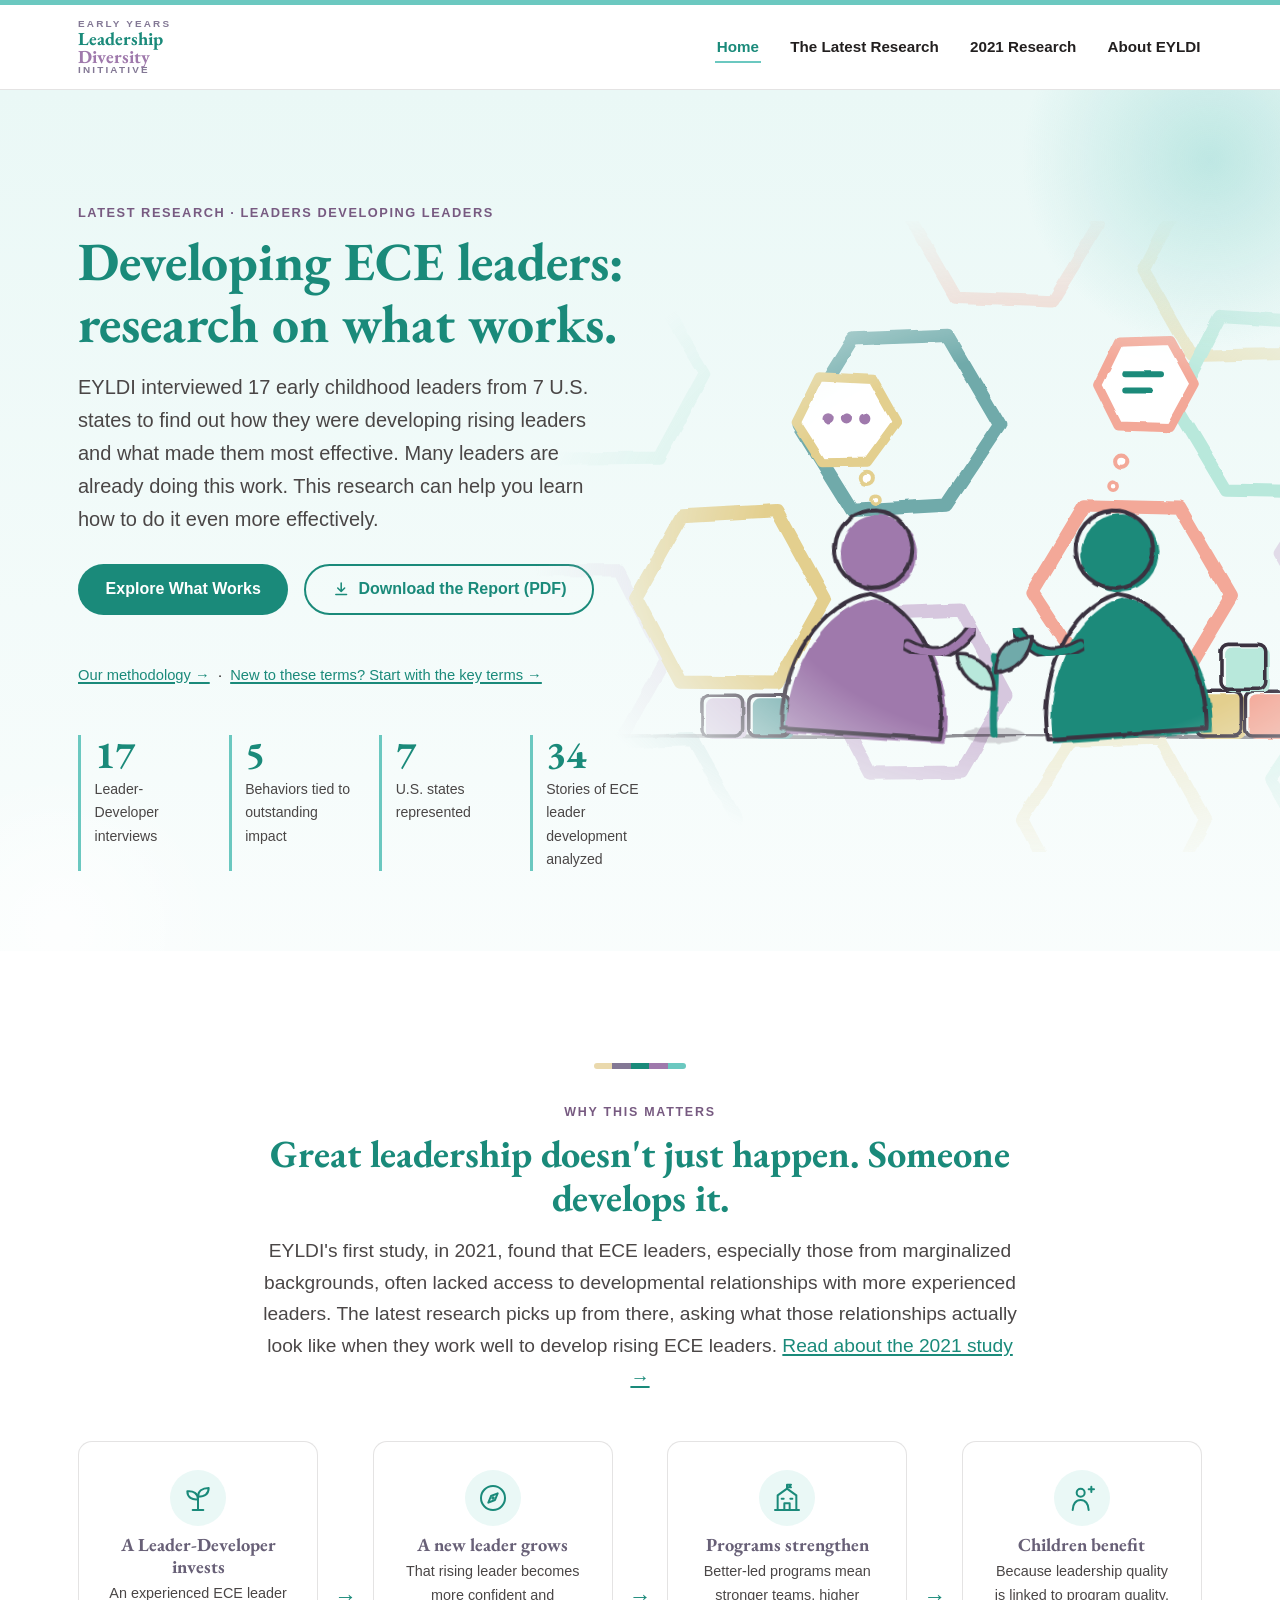
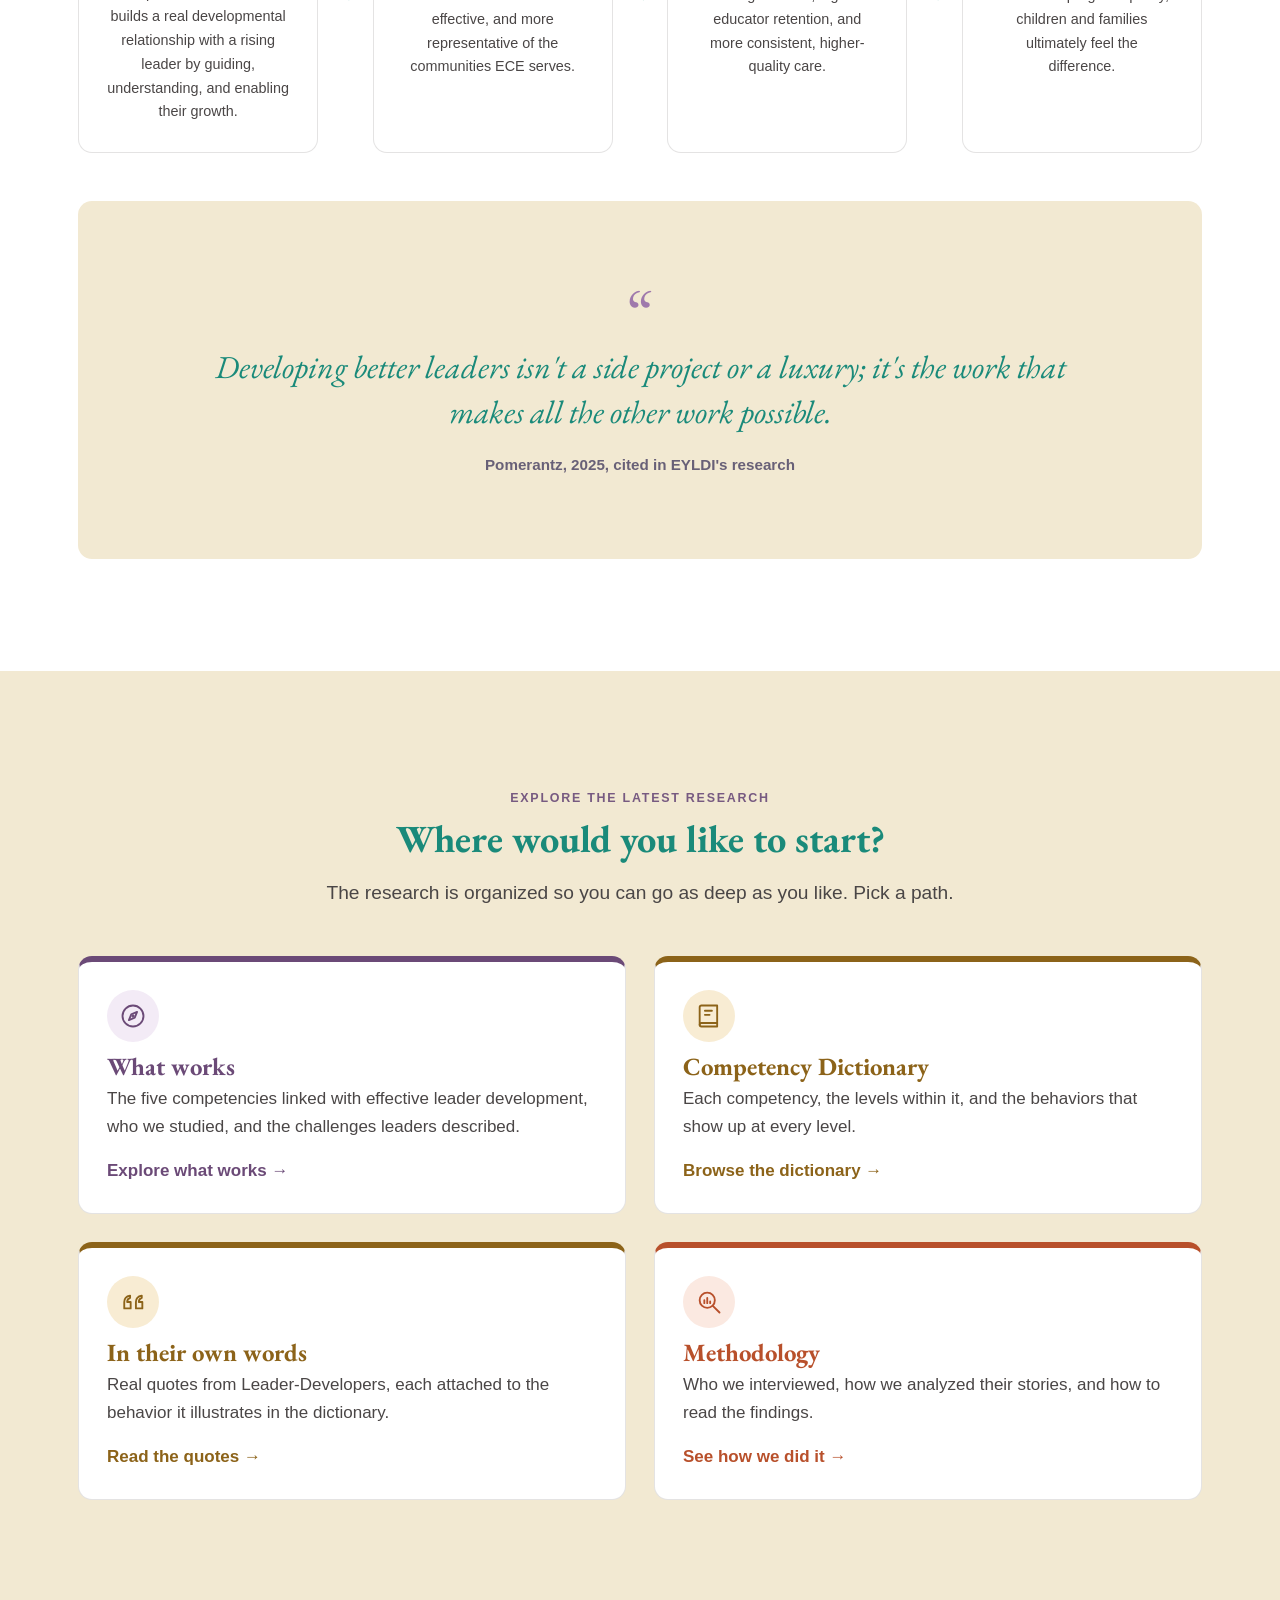
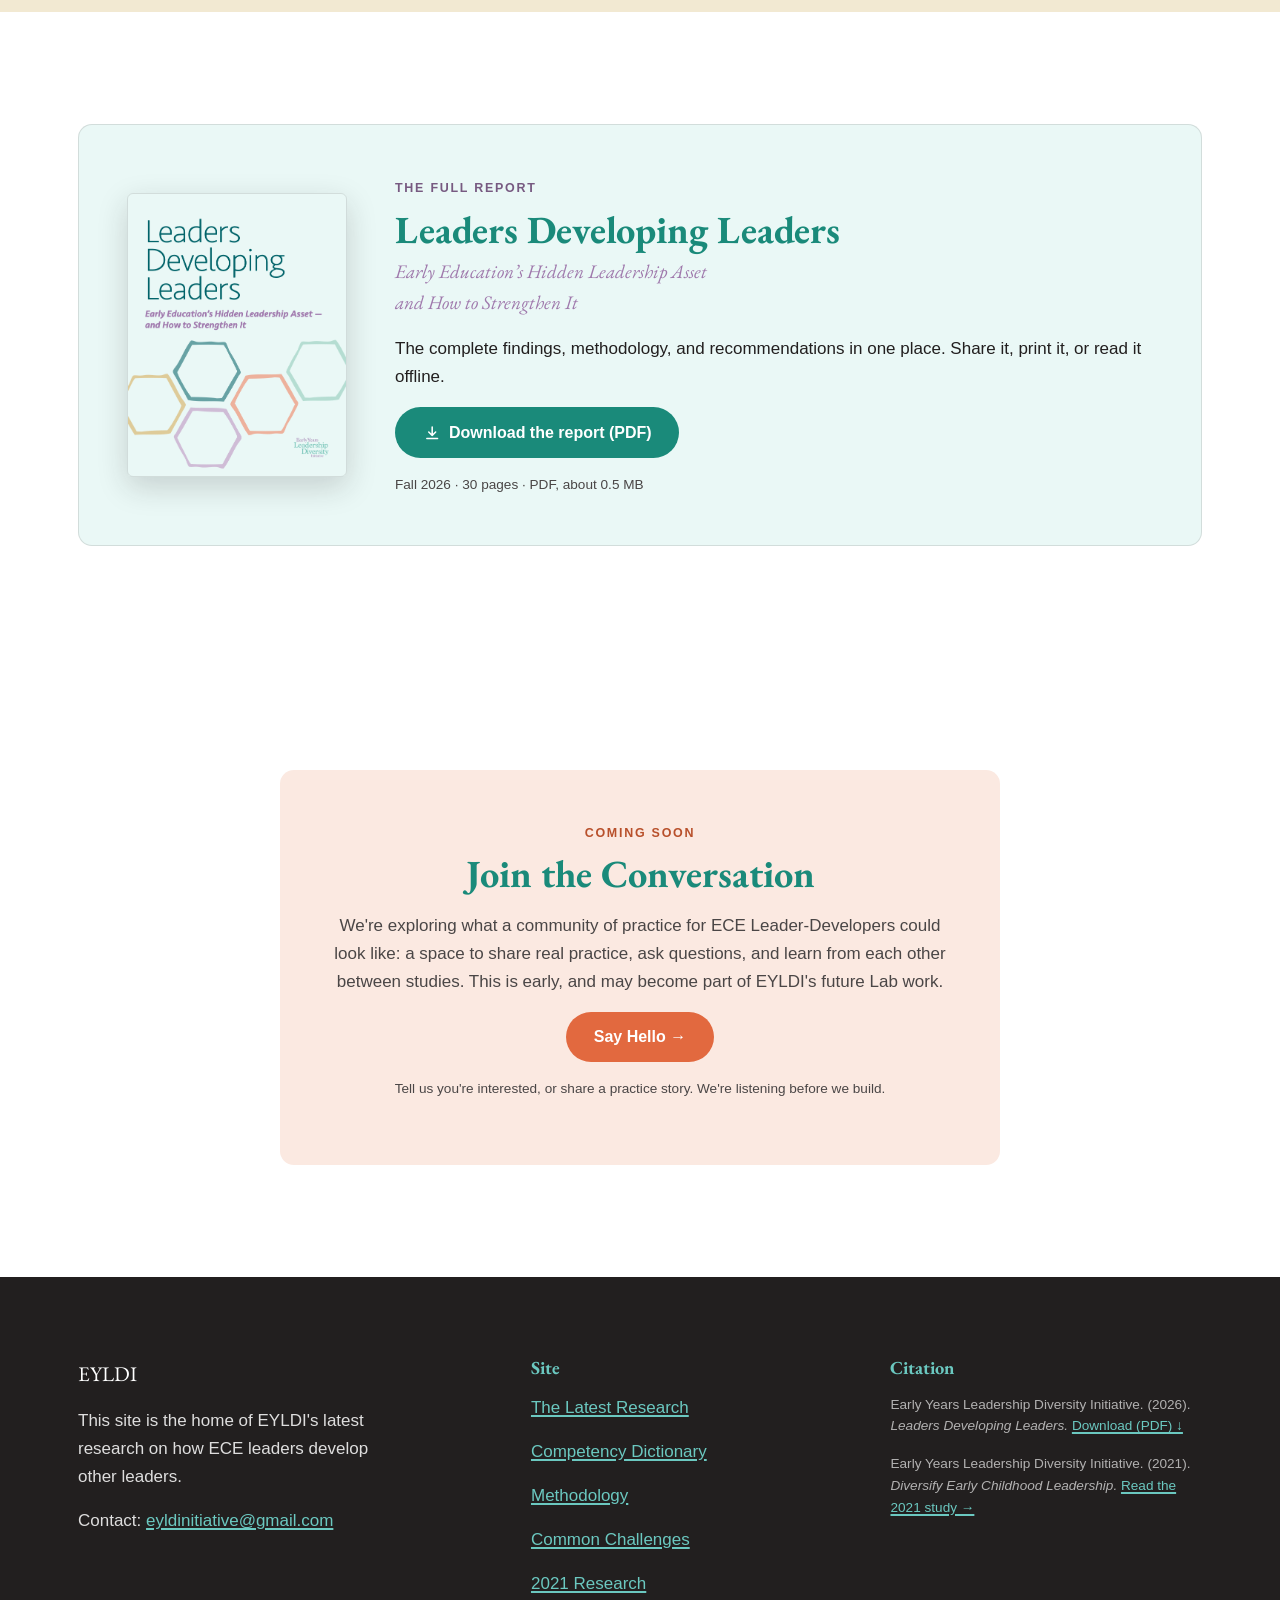
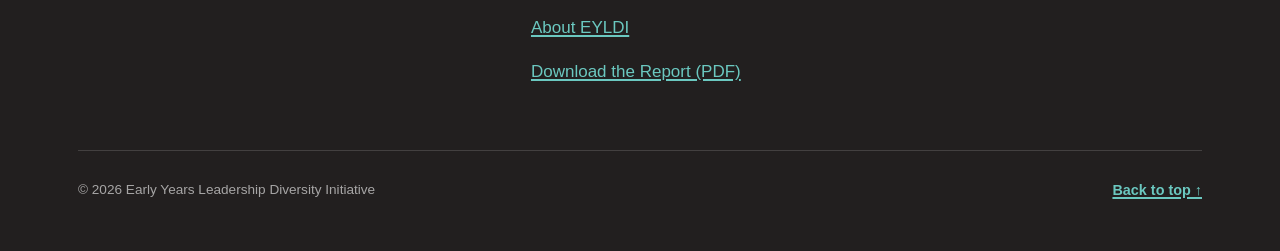
<file: index.html>
<!DOCTYPE html>
<html lang="en">
<head>
<meta charset="UTF-8">
<meta name="viewport" content="width=device-width, initial-scale=1.0">
<title>Leaders Developing Leaders | EYLDI's Latest Research</title>
<meta name="description" content="A practical home for EYLDI's latest research on how Leader-Developers in Early Care and Education grow other leaders: five competencies, ways to practice them, common challenges, and real quotes from the study.">
<link rel="preconnect" href="https://fonts.googleapis.com">
<link rel="preconnect" href="https://fonts.gstatic.com" crossorigin>
<link href="https://fonts.googleapis.com/css2?family=EB+Garamond:ital,wght@0,400;0,600;0,700;1,400;1,600&display=swap" rel="stylesheet">
<link rel="stylesheet" href="css/styles.css">
<link rel="stylesheet" href="css/research.css">
<script>
  (function () {
    var r = document.documentElement;
    if (window.matchMedia && matchMedia('(prefers-reduced-motion: reduce)').matches) return;
    r.classList.add('js');
    // failsafe: if the reveal script never runs, show everything
    setTimeout(function () { if (!window.__revealReady) r.classList.remove('js'); }, 4000);
  })();
</script>
</head>
<body data-theme="home">
<a class="skip-link" href="#main">Skip to main content</a>

<header class="site-header">
  <nav class="nav" aria-label="Primary">
    <a class="nav-logo" href="index.html" aria-label="EYLDI home">
      <span class="l1">Early Years</span>
      <span class="l2">Leadership</span>
      <span class="l3">Diversity</span>
      <span class="l4">Initiative</span>
    </a>
    <button class="nav-toggle" aria-label="Toggle menu" aria-expanded="false">
      <span class="bar"></span>
    </button>
    <ul class="nav-links">
      <li><a href="index.html">Home</a></li>
      <li class="nav-item--dropdown">
        <a href="latest-research.html">The Latest Research</a>
        <ul class="nav-dropdown">
          <li><a href="latest-research.html#competencies">What Works: Five Competencies</a></li>
          <li><a href="competency-dictionary.html">Competency Dictionary</a></li>
          <li><a href="methodology.html">Methodology</a></li>
          <li><a href="latest-research.html#common-challenges">Common Challenges</a></li>
          <li><a href="assets/EYLDI-Leaders-Developing-Leaders-2026.pdf" download>Download the Report (PDF)</a></li>
        </ul>
      </li>
      <li><a href="research-2021.html">2021 Research</a></li>
      <li><a href="about.html">About EYLDI</a></li>
    </ul>
  </nav>
</header>

<main id="main">

  <!-- ===================== HERO ===================== -->
  <section class="hero">
    <div class="container hero-grid">
      <div>
        <p class="hero-eyebrow">Latest Research · Leaders Developing Leaders</p>
        <h1>Developing ECE leaders: research on what works.</h1>
        <p class="hero-sub">EYLDI interviewed 17 early childhood leaders from 7 U.S. states to find out how they were developing rising leaders and what made them most effective. Many leaders are already doing this work. This research can help you learn how to do it even more effectively.</p>
        <div class="hero-ctas">
          <a class="btn btn-primary" href="latest-research.html">Explore What Works</a>
          <a class="btn btn-secondary" href="assets/EYLDI-Leaders-Developing-Leaders-2026.pdf" download><svg class="icon icon--dl" viewBox="0 0 24 24" fill="none" stroke="currentColor" stroke-width="2" stroke-linecap="round" stroke-linejoin="round" aria-hidden="true" focusable="false"><path d="M12 4v11M7.5 10.5L12 15l4.5-4.5M5 19h14"/></svg> Download the Report (PDF)</a>
        </div>
        <p class="hero-terms"><a href="methodology.html">Our methodology →</a> &nbsp;&middot;&nbsp; <a href="methodology.html#key-terms">New to these terms? Start with the key terms →</a></p>
        <div class="stat-strip">
          <div class="stat">
            <span class="stat-num" data-count-to="17">0</span>
            <span class="stat-label">Leader-Developer interviews</span>
          </div>
          <div class="stat">
            <span class="stat-num" data-count-to="5">0</span>
            <span class="stat-label">Behaviors tied to outstanding impact</span>
          </div>
          <div class="stat">
            <span class="stat-num" data-count-to="7">0</span>
            <span class="stat-label">U.S. states represented</span>
          </div>
          <div class="stat">
            <span class="stat-num" data-count-to="34">0</span>
            <span class="stat-label">Stories of ECE leader development analyzed</span>
          </div>
        </div>
      </div>
      <div class="hero-art hero-art--illustration">
        <!-- Placeholder illustration (v1). Swap assets/illustrations/hero-conversation.svg for the final artwork. -->
        <img src="assets/illustrations/hero-conversation.svg" width="900" height="620" alt="Two simple, faceless figures in conversation with a small sprout growing between them, surrounded by a honeycomb of hand-drawn hexagons.">
      </div>
    </div>
  </section>

  <!-- ===================== WHY THIS MATTERS ===================== -->
  <section class="section" id="why-this-matters">
    <div class="container">
      <div class="brand-divider" aria-hidden="true"><span></span><span></span><span></span><span></span><span></span></div>
      <div class="section-head section-head--center">
        <p class="section-eyebrow">Why This Matters</p>
        <h2>Great leadership doesn't just happen. Someone develops it.</h2>
        <p class="lede">EYLDI's first study, in 2021, found that ECE leaders, especially those from marginalized backgrounds, often lacked access to developmental relationships with more experienced leaders. The latest research picks up from there, asking what those relationships actually look like when they work well to develop rising ECE leaders. <a href="research-2021.html">Read about the 2021 study →</a></p>
      </div>

      <div class="ripple-flow">
        <div class="ripple-step">
          <div class="ripple-icon" aria-hidden="true"><svg class="icon icon--sprout" viewBox="0 0 24 24" fill="none" stroke="currentColor" stroke-width="1.6" stroke-linecap="round" stroke-linejoin="round" aria-hidden="true" focusable="false"><path d="M12 21V11"/><path d="M12 13C12 8.5 8.5 6.5 4 7c0 4.5 3.5 6.5 8 6"/><path d="M12 11c0-4 3-6.5 8-6.5 0 4.5-3 6.5-8 6.5"/><path d="M8 21h8"/></svg></div>
          <h4>A Leader-Developer invests</h4>
          <p>An experienced ECE leader builds a real developmental relationship with a rising leader by guiding, understanding, and enabling their growth.</p>
        </div>
        <span class="ripple-arrow" aria-hidden="true">→</span>
        <div class="ripple-step">
          <div class="ripple-icon" aria-hidden="true"><svg class="icon icon--compass" viewBox="0 0 24 24" fill="none" stroke="currentColor" stroke-width="1.6" stroke-linecap="round" stroke-linejoin="round" aria-hidden="true" focusable="false"><circle cx="12" cy="12" r="9"/><path d="M15.5 8.5l-2 5-5 2 2-5z"/><circle cx="12" cy="12" r=".6"/></svg></div>
          <h4>A new leader grows</h4>
          <p>That rising leader becomes more confident and effective, and more representative of the communities ECE serves.</p>
        </div>
        <span class="ripple-arrow" aria-hidden="true">→</span>
        <div class="ripple-step">
          <div class="ripple-icon" aria-hidden="true"><svg class="icon icon--school" viewBox="0 0 24 24" fill="none" stroke="currentColor" stroke-width="1.6" stroke-linecap="round" stroke-linejoin="round" aria-hidden="true" focusable="false"><path d="M3 21h18"/><path d="M5 21V10l7-5 7 5v11"/><path d="M12 5V2M12 2h3l-1 1 1 1h-3"/><path d="M10 21v-5h4v5"/><path d="M8 12.5h1.5M14.5 12.5H16"/></svg></div>
          <h4>Programs strengthen</h4>
          <p>Better-led programs mean stronger teams, higher educator retention, and more consistent, higher-quality care.</p>
        </div>
        <span class="ripple-arrow" aria-hidden="true">→</span>
        <div class="ripple-step">
          <div class="ripple-icon" aria-hidden="true"><svg class="icon icon--child" viewBox="0 0 24 24" fill="none" stroke="currentColor" stroke-width="1.6" stroke-linecap="round" stroke-linejoin="round" aria-hidden="true" focusable="false"><circle cx="11" cy="8" r="3"/><path d="M5 21c0-4.5 2.5-7.5 6-7.5s6 3 6 7.5"/><path d="M19 3.5v4M17 5.5h4"/></svg></div>
          <h4>Children benefit</h4>
          <p>Because leadership quality is linked to program quality, children and families ultimately feel the difference.</p>
        </div>
      </div>

      <div class="pull-quote">
        <span class="mark" aria-hidden="true">&ldquo;</span>
        <blockquote>Developing better leaders isn't a side project or a luxury; it's the work that makes all the other work possible.</blockquote>
        <cite>Pomerantz, 2025, cited in EYLDI's research</cite>
      </div>
    </div>
  </section>

  <!-- ===================== EXPLORE THE LATEST RESEARCH ===================== -->
  <section class="section section--cream" id="explore">
    <div class="container">
      <div class="section-head section-head--center">
        <p class="section-eyebrow">Explore the Latest Research</p>
        <h2>Where would you like to start?</h2>
        <p class="lede">The research is organized so you can go as deep as you like. Pick a path.</p>
      </div>
      <div class="explore-grid">
        <a class="explore-card explore-card--latest" href="latest-research.html">
          <span class="explore-icon" aria-hidden="true"><svg class="icon" viewBox="0 0 24 24" fill="none" stroke="currentColor" stroke-width="1.6" stroke-linecap="round" stroke-linejoin="round" aria-hidden="true" focusable="false"><circle cx="12" cy="12" r="9"/><path d="M15.5 8.5l-2 5-5 2 2-5z"/><circle cx="12" cy="12" r=".6"/></svg></span>
          <h3>What works</h3>
          <p>The five competencies linked with effective leader development, who we studied, and the challenges leaders described.</p>
          <span class="explore-go">Explore what works &rarr;</span>
        </a>
        <a class="explore-card explore-card--dictionary" href="competency-dictionary.html">
          <span class="explore-icon" aria-hidden="true"><svg class="icon" viewBox="0 0 24 24" fill="none" stroke="currentColor" stroke-width="1.6" stroke-linecap="round" stroke-linejoin="round" aria-hidden="true" focusable="false"><path d="M4 4.5A1.5 1.5 0 0 1 5.5 3H19v15H5.5A1.5 1.5 0 0 0 4 19.5z"/><path d="M4 19.5A1.5 1.5 0 0 0 5.5 21H19v-3"/><path d="M8.5 7.5h6M8.5 11h4"/></svg></span>
          <h3>Competency Dictionary</h3>
          <p>Each competency, the levels within it, and the behaviors that show up at every level.</p>
          <span class="explore-go">Browse the dictionary &rarr;</span>
        </a>
        <a class="explore-card explore-card--dictionary" href="competency-dictionary.html?expand=all#competencies">
          <span class="explore-icon" aria-hidden="true"><svg class="icon" viewBox="0 0 24 24" fill="none" stroke="currentColor" stroke-width="1.6" stroke-linecap="round" stroke-linejoin="round" aria-hidden="true" focusable="false"><path d="M9.5 6.5C6.5 7 4.5 9 4.5 12v5.5H10V12H7c0-2 1-3 2.5-3.5z"/><path d="M19.5 6.5c-3 .5-5 2.5-5 5.5v5.5H20V12h-3c0-2 1-3 2.5-3.5z"/></svg></span>
          <h3>In their own words</h3>
          <p>Real quotes from Leader-Developers, each attached to the behavior it illustrates in the dictionary.</p>
          <span class="explore-go">Read the quotes &rarr;</span>
        </a>
        <a class="explore-card explore-card--methodology" href="methodology.html">
          <span class="explore-icon" aria-hidden="true"><svg class="icon" viewBox="0 0 24 24" fill="none" stroke="currentColor" stroke-width="1.6" stroke-linecap="round" stroke-linejoin="round" aria-hidden="true" focusable="false"><circle cx="10.5" cy="10.5" r="6.5"/><path d="M15.5 15.5L21 21"/><path d="M8 13V10.5M10.5 13V8.5M13 13v-1.5"/></svg></span>
          <h3>Methodology</h3>
          <p>Who we interviewed, how we analyzed their stories, and how to read the findings.</p>
          <span class="explore-go">See how we did it &rarr;</span>
        </a>
      </div>
    </div>
  </section>

  <!-- ===================== FULL REPORT DOWNLOAD ===================== -->
  <section class="section" id="report">
    <div class="container">
      <div class="report-band">
        <img class="report-cover" src="assets/report-cover.png" width="587" height="760" alt="Cover of the report Leaders Developing Leaders" loading="lazy">
        <div class="report-copy">
          <p class="section-eyebrow">The Full Report</p>
          <h2>Leaders Developing Leaders</h2>
          <p class="report-sub">Early Education&rsquo;s Hidden Leadership Asset<br>and How to Strengthen It</p>
          <p>The complete findings, methodology, and recommendations in one place. Share it, print it, or read it offline.</p>
          <p><a class="btn btn-primary" href="assets/EYLDI-Leaders-Developing-Leaders-2026.pdf" download><svg class="icon icon--dl" viewBox="0 0 24 24" fill="none" stroke="currentColor" stroke-width="2" stroke-linecap="round" stroke-linejoin="round" aria-hidden="true" focusable="false"><path d="M12 4v11M7.5 10.5L12 15l4.5-4.5M5 19h14"/></svg> Download the report (PDF)</a></p>
          <p class="report-meta">Fall 2026 &middot; 30 pages &middot; PDF, about 0.5 MB</p>
        </div>
      </div>
    </div>
  </section>

  <!-- ===================== JOIN THE CONVERSATION (CoP placeholder) ===================== -->
  <section class="section" id="join-conversation">
    <div class="container">
      <div class="cop-panel">
        <p class="section-eyebrow">Coming Soon</p>
        <h2>Join the Conversation</h2>
        <p>We're exploring what a community of practice for ECE Leader-Developers could look like: a space to share real practice, ask questions, and learn from each other between studies. This is early, and may become part of EYLDI's future Lab work.</p>
        <a class="btn btn-coral" href="mailto:eyldinitiative@gmail.com?subject=Interested%20in%20the%20Leader-Developer%20Conversation">Say Hello →</a>
        <p class="cop-note">Tell us you're interested, or share a practice story. We're listening before we build.</p>
      </div>
    </div>
  </section>


</main>

<footer class="site-footer">
  <div class="container">
    <div class="footer-grid">
      <div>
        <div class="footer-logo">EYLDI</div>
        <p style="max-width: 34ch;">This site is the home of EYLDI's latest research on how ECE leaders develop other leaders.</p>
        <p>Contact: <a href="mailto:eyldinitiative@gmail.com">eyldinitiative@gmail.com</a></p>
      </div>
      <div>
        <h4>Site</h4>
        <p><a href="latest-research.html">The Latest Research</a></p>
        <p><a href="competency-dictionary.html">Competency Dictionary</a></p>
        <p><a href="methodology.html">Methodology</a></p>
        <p><a href="latest-research.html#common-challenges">Common Challenges</a></p>
        <p><a href="research-2021.html">2021 Research</a></p>
        <p><a href="about.html">About EYLDI</a></p>
        <p><a href="assets/EYLDI-Leaders-Developing-Leaders-2026.pdf" download>Download the Report (PDF)</a></p>
      </div>
      <div>
        <h4>Citation</h4>
        <p class="footer-citation">Early Years Leadership Diversity Initiative. (2026). <em>Leaders Developing Leaders.</em> <a href="assets/EYLDI-Leaders-Developing-Leaders-2026.pdf" download>Download (PDF) &darr;</a></p>
        <p class="footer-citation">Early Years Leadership Diversity Initiative. (2021). <em>Diversify Early Childhood Leadership.</em> <a href="research-2021.html">Read the 2021 study →</a></p>
      </div>
    </div>
    <div class="footer-bottom">
      <span>© 2026 Early Years Leadership Diversity Initiative</span>
      <a class="back-to-top" href="#main">Back to top ↑</a>
    </div>
  </div>
</footer>

<script src="js/main.js"></script>
</body>
</html>
</file>
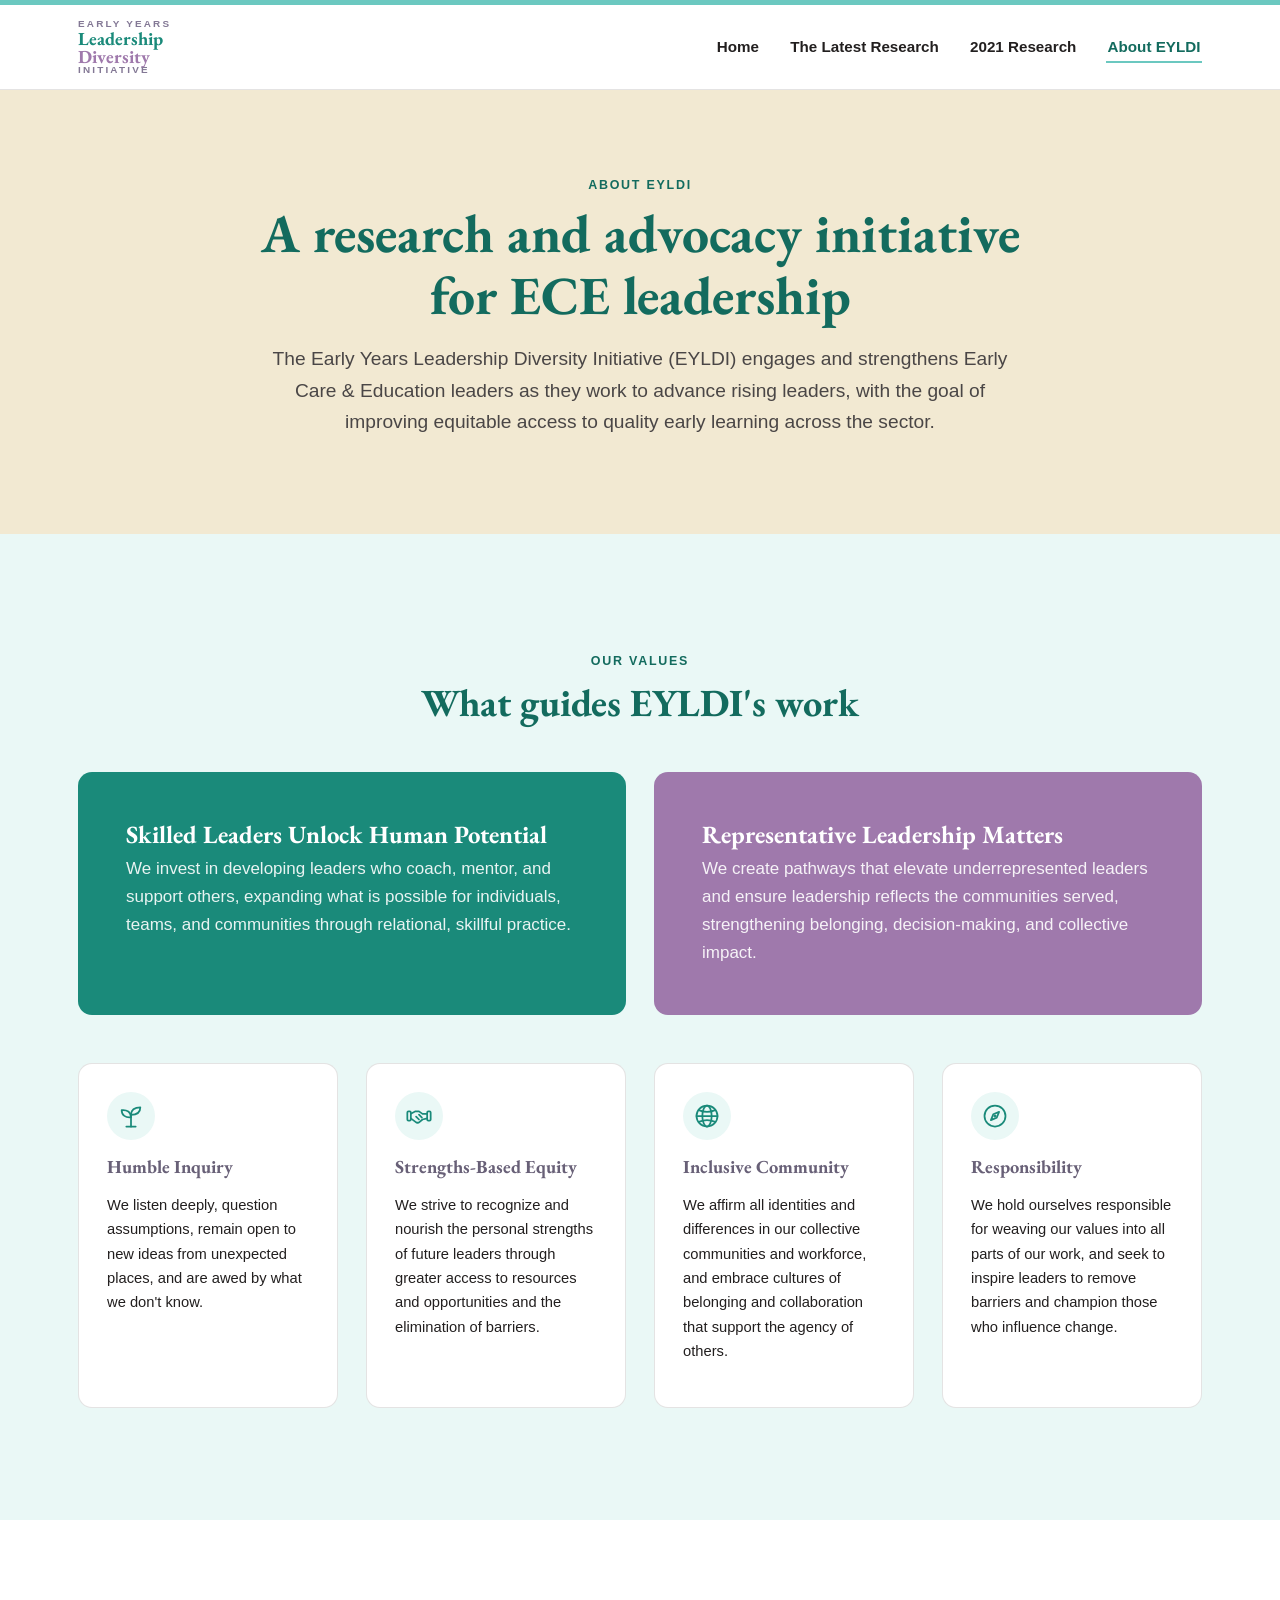
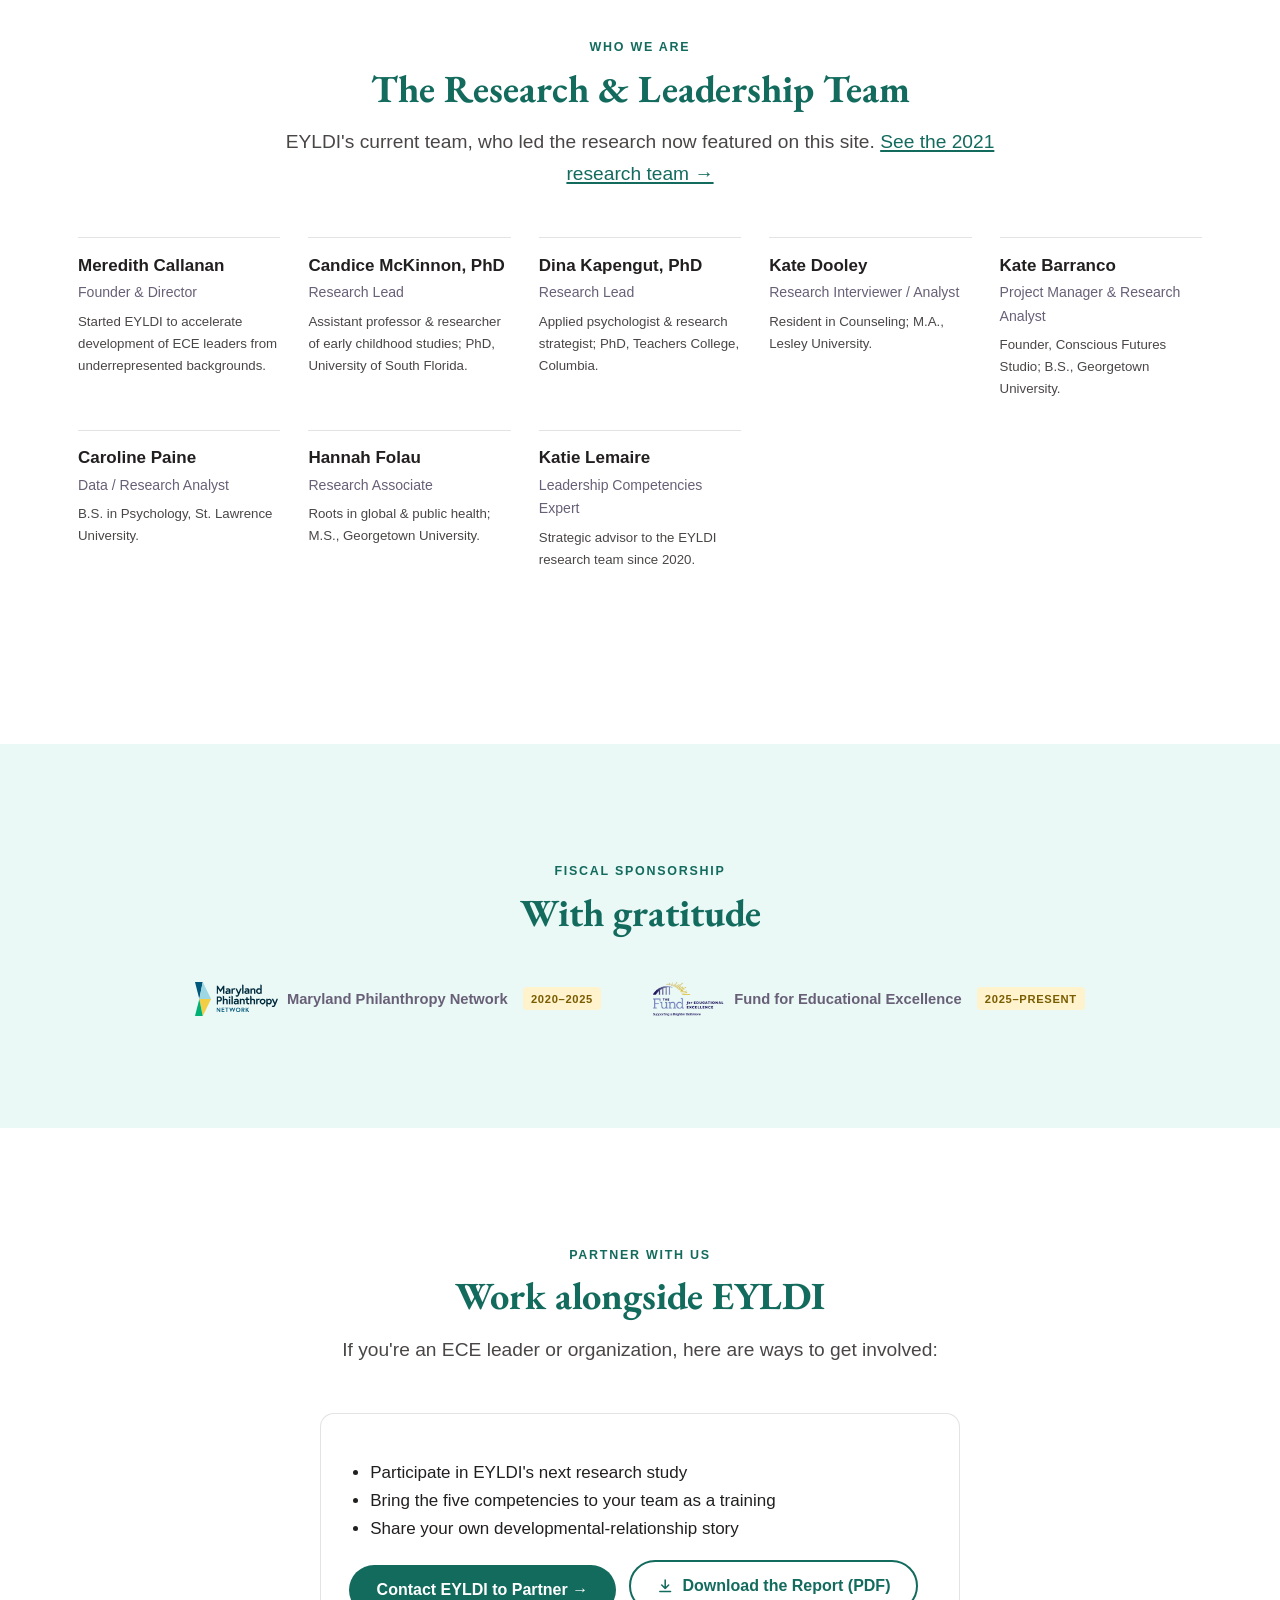
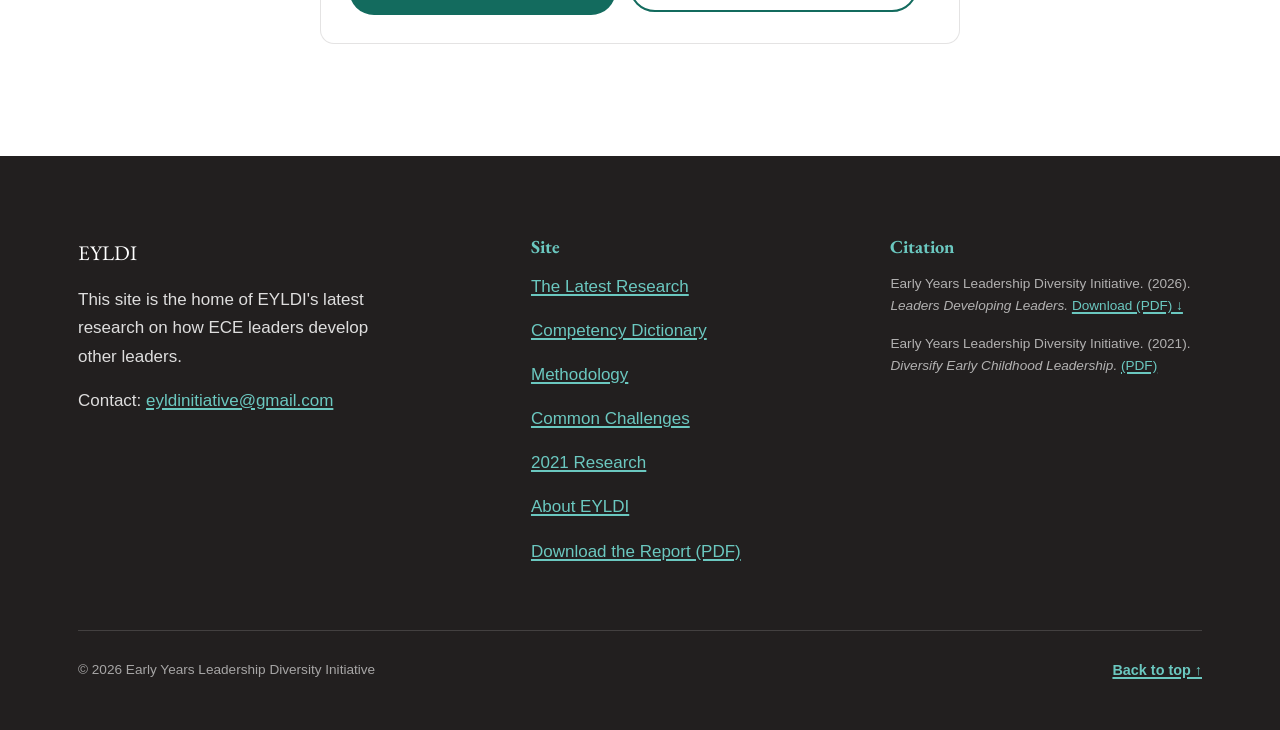
<file: about.html>
<!DOCTYPE html>
<html lang="en">
<head>
<meta charset="UTF-8">
<meta name="viewport" content="width=device-width, initial-scale=1.0">
<title>About EYLDI</title>
<meta name="description" content="About the Early Years Leadership Diversity Initiative: our values, our team, our fiscal sponsors, and how to partner with us.">
<link rel="preconnect" href="https://fonts.googleapis.com">
<link rel="preconnect" href="https://fonts.gstatic.com" crossorigin>
<link href="https://fonts.googleapis.com/css2?family=EB+Garamond:ital,wght@0,400;0,600;0,700;1,400;1,600&display=swap" rel="stylesheet">
<link rel="stylesheet" href="css/styles.css">
<script>
  (function () {
    var r = document.documentElement;
    if (window.matchMedia && matchMedia('(prefers-reduced-motion: reduce)').matches) return;
    r.classList.add('js');
    // failsafe: if the reveal script never runs, show everything
    setTimeout(function () { if (!window.__revealReady) r.classList.remove('js'); }, 4000);
  })();
</script>
</head>
<body data-theme="about">
<a class="skip-link" href="#main">Skip to main content</a>

<header class="site-header">
  <nav class="nav" aria-label="Primary">
    <a class="nav-logo" href="index.html" aria-label="EYLDI home">
      <span class="l1">Early Years</span>
      <span class="l2">Leadership</span>
      <span class="l3">Diversity</span>
      <span class="l4">Initiative</span>
    </a>
    <button class="nav-toggle" aria-label="Toggle menu" aria-expanded="false">
      <span class="bar"></span>
    </button>
    <ul class="nav-links">
      <li><a href="index.html">Home</a></li>
      <li class="nav-item--dropdown">
        <a href="latest-research.html">The Latest Research</a>
        <ul class="nav-dropdown">
          <li><a href="latest-research.html#competencies">What Works: Five Competencies</a></li>
          <li><a href="competency-dictionary.html">Competency Dictionary</a></li>
          <li><a href="methodology.html">Methodology</a></li>
          <li><a href="latest-research.html#common-challenges">Common Challenges</a></li>
          <li><a href="assets/EYLDI-Leaders-Developing-Leaders-2026.pdf" download>Download the Report (PDF)</a></li>
        </ul>
      </li>
      <li><a href="research-2021.html">2021 Research</a></li>
      <li><a href="about.html">About EYLDI</a></li>
    </ul>
  </nav>
</header>

<main id="main">

  <!-- ===================== ABOUT HERO ===================== -->
  <section class="hub-hero hub-hero--light">
    <div class="container">
      <div class="section-head section-head--center">
        <p class="section-eyebrow">About EYLDI</p>
        <h1>A research and advocacy initiative for ECE leadership</h1>
        <p class="lede">The Early Years Leadership Diversity Initiative (EYLDI) engages and strengthens Early Care &amp; Education leaders as they work to advance rising leaders, with the goal of improving equitable access to quality early learning across the sector.</p>
      </div>
    </div>
  </section>

  <!-- ===================== OUR VALUES ===================== -->
  <section class="section section--cream" id="values">
    <div class="container">
      <div class="section-head section-head--center">
        <p class="section-eyebrow">Our Values</p>
        <h2>What guides EYLDI's work</h2>
      </div>

      <div class="belief-banner">
        <div class="belief">
          <h3>Skilled Leaders Unlock Human Potential</h3>
          <p>We invest in developing leaders who coach, mentor, and support others, expanding what is possible for individuals, teams, and communities through relational, skillful practice.</p>
        </div>
        <div class="belief">
          <h3>Representative Leadership Matters</h3>
          <p>We create pathways that elevate underrepresented leaders and ensure leadership reflects the communities served, strengthening belonging, decision-making, and collective impact.</p>
        </div>
      </div>

      <div class="grid-4">
        <div class="value-card">
          <div class="icon-dot" aria-hidden="true"><svg class="icon icon--sprout" viewBox="0 0 24 24" fill="none" stroke="currentColor" stroke-width="1.6" stroke-linecap="round" stroke-linejoin="round" aria-hidden="true" focusable="false"><path d="M12 21V11"/><path d="M12 13C12 8.5 8.5 6.5 4 7c0 4.5 3.5 6.5 8 6"/><path d="M12 11c0-4 3-6.5 8-6.5 0 4.5-3 6.5-8 6.5"/><path d="M8 21h8"/></svg></div>
          <h4>Humble Inquiry</h4>
          <p style="font-size:0.92rem;">We listen deeply, question assumptions, remain open to new ideas from unexpected places, and are awed by what we don't know.</p>
        </div>
        <div class="value-card">
          <div class="icon-dot" aria-hidden="true"><svg class="icon icon--handshake" viewBox="0 0 24 24" fill="none" stroke="currentColor" stroke-width="1.6" stroke-linecap="round" stroke-linejoin="round" aria-hidden="true" focusable="false"><rect x="2" y="8" width="3" height="8" rx="1"/><rect x="19" y="8" width="3" height="8" rx="1"/><path d="M5 10l4-2h3l3 2.2h4"/><path d="M5 14l4 3c1 .9 2.6.9 3.6 0L15 15l4-1"/><path d="M9.5 12.5l2.5 2.5M12 10.8l2.5 2.5"/></svg></div>
          <h4>Strengths-Based Equity</h4>
          <p style="font-size:0.92rem;">We strive to recognize and nourish the personal strengths of future leaders through greater access to resources and opportunities and the elimination of barriers.</p>
        </div>
        <div class="value-card">
          <div class="icon-dot" aria-hidden="true"><svg class="icon icon--globe" viewBox="0 0 24 24" fill="none" stroke="currentColor" stroke-width="1.6" stroke-linecap="round" stroke-linejoin="round" aria-hidden="true" focusable="false"><circle cx="12" cy="12" r="9"/><ellipse cx="12" cy="12" rx="4" ry="9"/><path d="M3 12h18M5 7c4.5 2 9.5 2 14 0M5 17c4.5-2 9.5-2 14 0"/></svg></div>
          <h4>Inclusive Community</h4>
          <p style="font-size:0.92rem;">We affirm all identities and differences in our collective communities and workforce, and embrace cultures of belonging and collaboration that support the agency of others.</p>
        </div>
        <div class="value-card">
          <div class="icon-dot" aria-hidden="true"><svg class="icon icon--compass" viewBox="0 0 24 24" fill="none" stroke="currentColor" stroke-width="1.6" stroke-linecap="round" stroke-linejoin="round" aria-hidden="true" focusable="false"><circle cx="12" cy="12" r="9"/><path d="M15.5 8.5l-2 5-5 2 2-5z"/><circle cx="12" cy="12" r=".6"/></svg></div>
          <h4>Responsibility</h4>
          <p style="font-size:0.92rem;">We hold ourselves responsible for weaving our values into all parts of our work, and seek to inspire leaders to remove barriers and champion those who influence change.</p>
        </div>
      </div>
    </div>
  </section>

  <!-- ===================== OUR TEAM ===================== -->
  <section class="section" id="team">
    <div class="container">
      <div class="section-head section-head--center">
        <p class="section-eyebrow">Who We Are</p>
        <h2>The Research &amp; Leadership Team</h2>
        <p class="lede">EYLDI's current team, who led the research now featured on this site. <a href="research-2021.html#team">See the 2021 research team →</a></p>
      </div>
      <div class="team-grid team-grid--compact">
        <div class="team-card"><div class="team-name">Meredith Callanan</div><div class="team-title">Founder &amp; Director</div><div class="team-bio">Started EYLDI to accelerate development of ECE leaders from underrepresented backgrounds.</div></div>
        <div class="team-card"><div class="team-name">Candice McKinnon, PhD</div><div class="team-title">Research Lead</div><div class="team-bio">Assistant professor &amp; researcher of early childhood studies; PhD, University of South Florida.</div></div>
        <div class="team-card"><div class="team-name">Dina Kapengut, PhD</div><div class="team-title">Research Lead</div><div class="team-bio">Applied psychologist &amp; research strategist; PhD, Teachers College, Columbia.</div></div>
        <div class="team-card"><div class="team-name">Kate Dooley</div><div class="team-title">Research Interviewer / Analyst</div><div class="team-bio">Resident in Counseling; M.A., Lesley University.</div></div>
        <div class="team-card"><div class="team-name">Kate Barranco</div><div class="team-title">Project Manager &amp; Research Analyst</div><div class="team-bio">Founder, Conscious Futures Studio; B.S., Georgetown University.</div></div>
        <div class="team-card"><div class="team-name">Caroline Paine</div><div class="team-title">Data / Research Analyst</div><div class="team-bio">B.S. in Psychology, St. Lawrence University.</div></div>
        <div class="team-card"><div class="team-name">Hannah Folau</div><div class="team-title">Research Associate</div><div class="team-bio">Roots in global &amp; public health; M.S., Georgetown University.</div></div>
        <div class="team-card"><div class="team-name">Katie Lemaire</div><div class="team-title">Leadership Competencies Expert</div><div class="team-bio">Strategic advisor to the EYLDI research team since 2020.</div></div>
      </div>
    </div>
  </section>

  <!-- ===================== FISCAL SPONSORSHIP ===================== -->
  <section class="section section--cream" id="sponsors">
    <div class="container">
      <div class="section-head section-head--center">
        <p class="section-eyebrow">Fiscal Sponsorship</p>
        <h2>With gratitude</h2>
      </div>
      <div class="sponsor-strip" style="border-top: none; padding-top: 0;">
        <a class="sponsor-logo" href="https://marylandphilanthropy.org/" target="_blank" rel="noopener">
          <img src="assets/logo/maryland-philanthropy-network.svg" alt="Maryland Philanthropy Network" class="sponsor-logo-img">
          Maryland Philanthropy Network <span class="placeholder-tag">2020–2025</span>
        </a>
        <a class="sponsor-logo" href="https://ffee.org/" target="_blank" rel="noopener">
          <img src="assets/logo/fund-for-educational-excellence.png" alt="The Fund for Educational Excellence" class="sponsor-logo-img">
          Fund for Educational Excellence <span class="placeholder-tag">2025–present</span>
        </a>
      </div>
    </div>
  </section>

  <!-- ===================== PARTNER WITH US ===================== -->
  <section class="section" id="partner">
    <div class="container">
      <div class="section-head section-head--center">
        <p class="section-eyebrow">Partner With Us</p>
        <h2>Work alongside EYLDI</h2>
        <p class="lede">If you're an ECE leader or organization, here are ways to get involved:</p>
      </div>
      <div class="card" style="max-width: 640px; margin: 0 auto;">
        <ul>
          <li>Participate in EYLDI's next research study</li>
          <li>Bring the five competencies to your team as a training</li>
          <li>Share your own developmental-relationship story</li>
        </ul>
        <a class="btn btn-primary" href="mailto:eyldinitiative@gmail.com?subject=Partnering%20with%20EYLDI">Contact EYLDI to Partner →</a>
        <a class="btn btn-secondary" href="assets/EYLDI-Leaders-Developing-Leaders-2026.pdf" download><svg class="icon icon--dl" viewBox="0 0 24 24" fill="none" stroke="currentColor" stroke-width="2" stroke-linecap="round" stroke-linejoin="round" aria-hidden="true" focusable="false"><path d="M12 4v11M7.5 10.5L12 15l4.5-4.5M5 19h14"/></svg> Download the Report (PDF)</a>
      </div>
    </div>
  </section>

</main>

<footer class="site-footer">
  <div class="container">
    <div class="footer-grid">
      <div>
        <div class="footer-logo">EYLDI</div>
        <p style="max-width: 34ch;">This site is the home of EYLDI's latest research on how ECE leaders develop other leaders.</p>
        <p>Contact: <a href="mailto:eyldinitiative@gmail.com">eyldinitiative@gmail.com</a></p>
      </div>
      <div>
        <h4>Site</h4>
        <p><a href="latest-research.html">The Latest Research</a></p>
        <p><a href="competency-dictionary.html">Competency Dictionary</a></p>
        <p><a href="methodology.html">Methodology</a></p>
        <p><a href="latest-research.html#common-challenges">Common Challenges</a></p>
        <p><a href="research-2021.html">2021 Research</a></p>
        <p><a href="about.html">About EYLDI</a></p>
        <p><a href="assets/EYLDI-Leaders-Developing-Leaders-2026.pdf" download>Download the Report (PDF)</a></p>
      </div>
      <div>
        <h4>Citation</h4>
        <p class="footer-citation">Early Years Leadership Diversity Initiative. (2026). <em>Leaders Developing Leaders.</em> <a href="assets/EYLDI-Leaders-Developing-Leaders-2026.pdf" download>Download (PDF) &darr;</a></p>
        <p class="footer-citation">Early Years Leadership Diversity Initiative. (2021). <em>Diversify Early Childhood Leadership.</em> <a href="assets/EYLDI-2021-Diversify-Early-Childhood-Leadership.pdf" download>(PDF)</a></p>
      </div>
    </div>
    <div class="footer-bottom">
      <span>© 2026 Early Years Leadership Diversity Initiative</span>
      <a class="back-to-top" href="#main">Back to top ↑</a>
    </div>
  </div>
</footer>

<script src="js/main.js"></script>
</body>
</html>
</file>
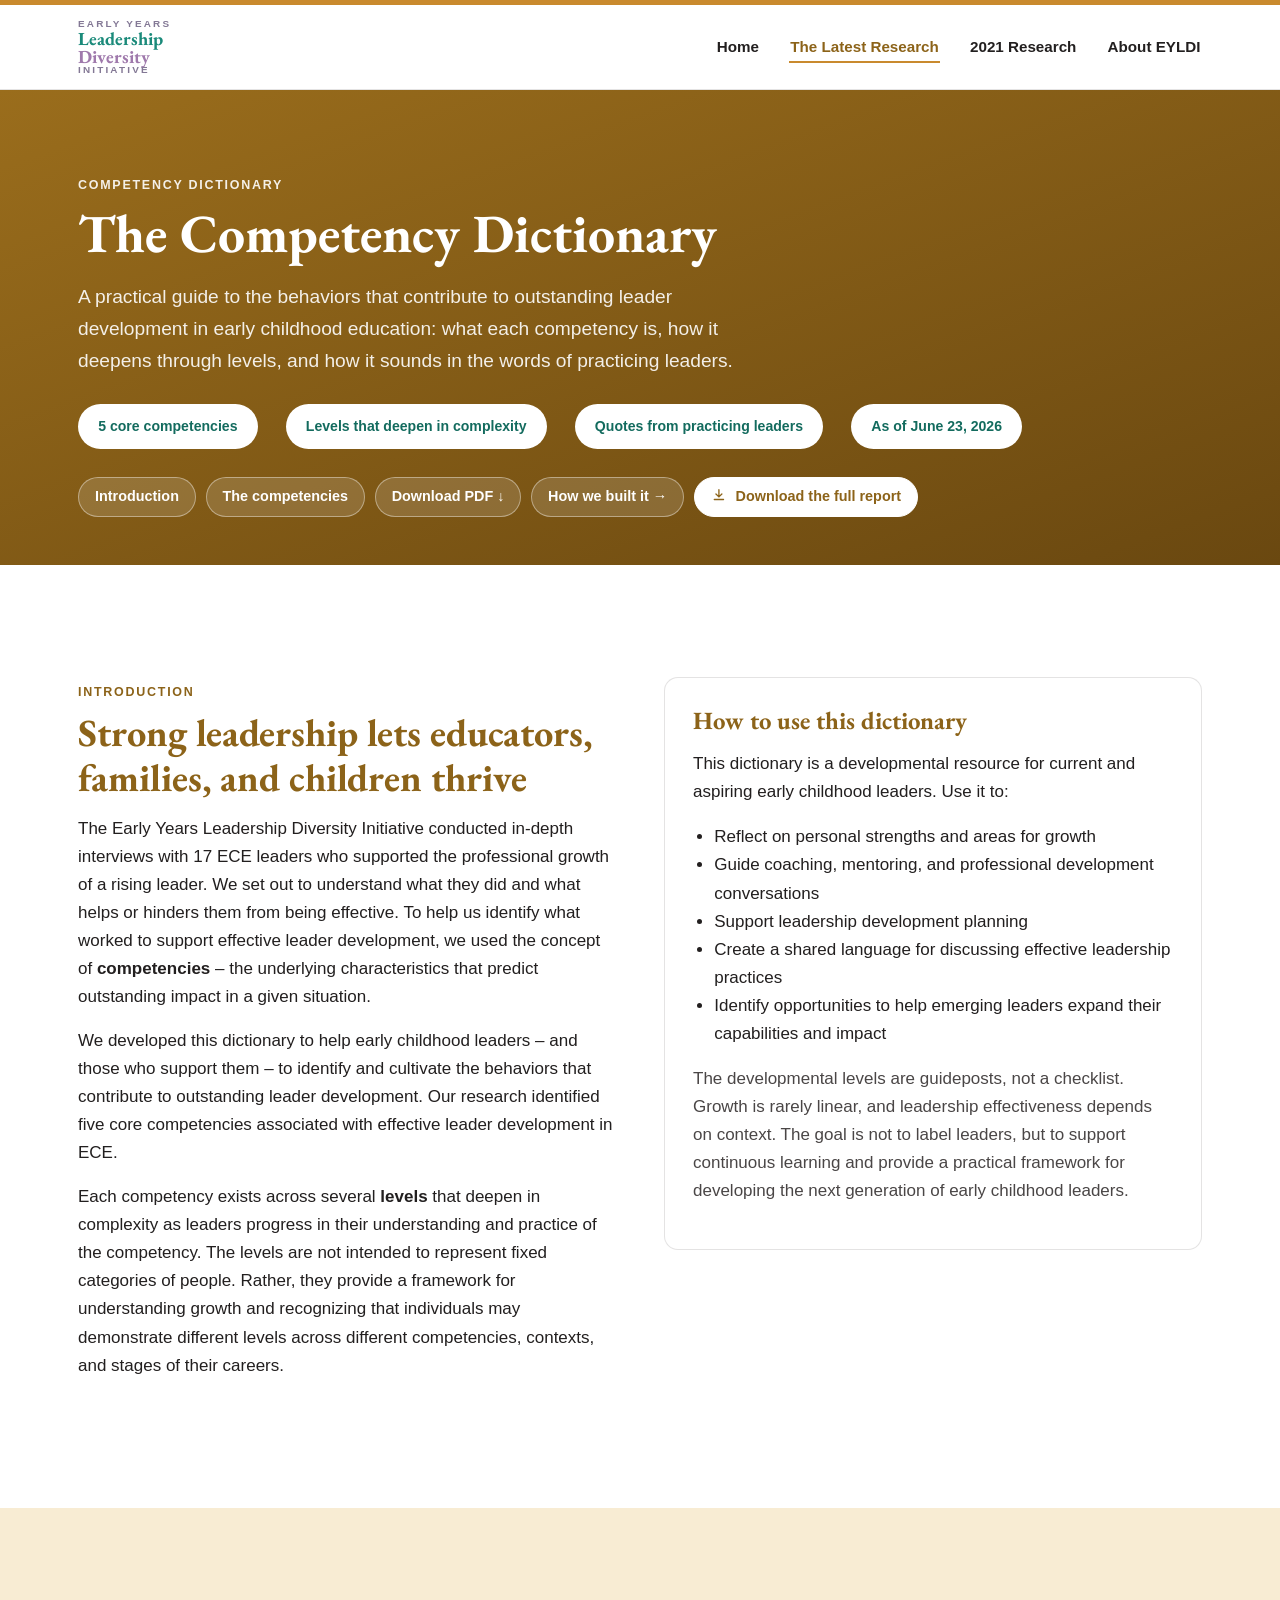
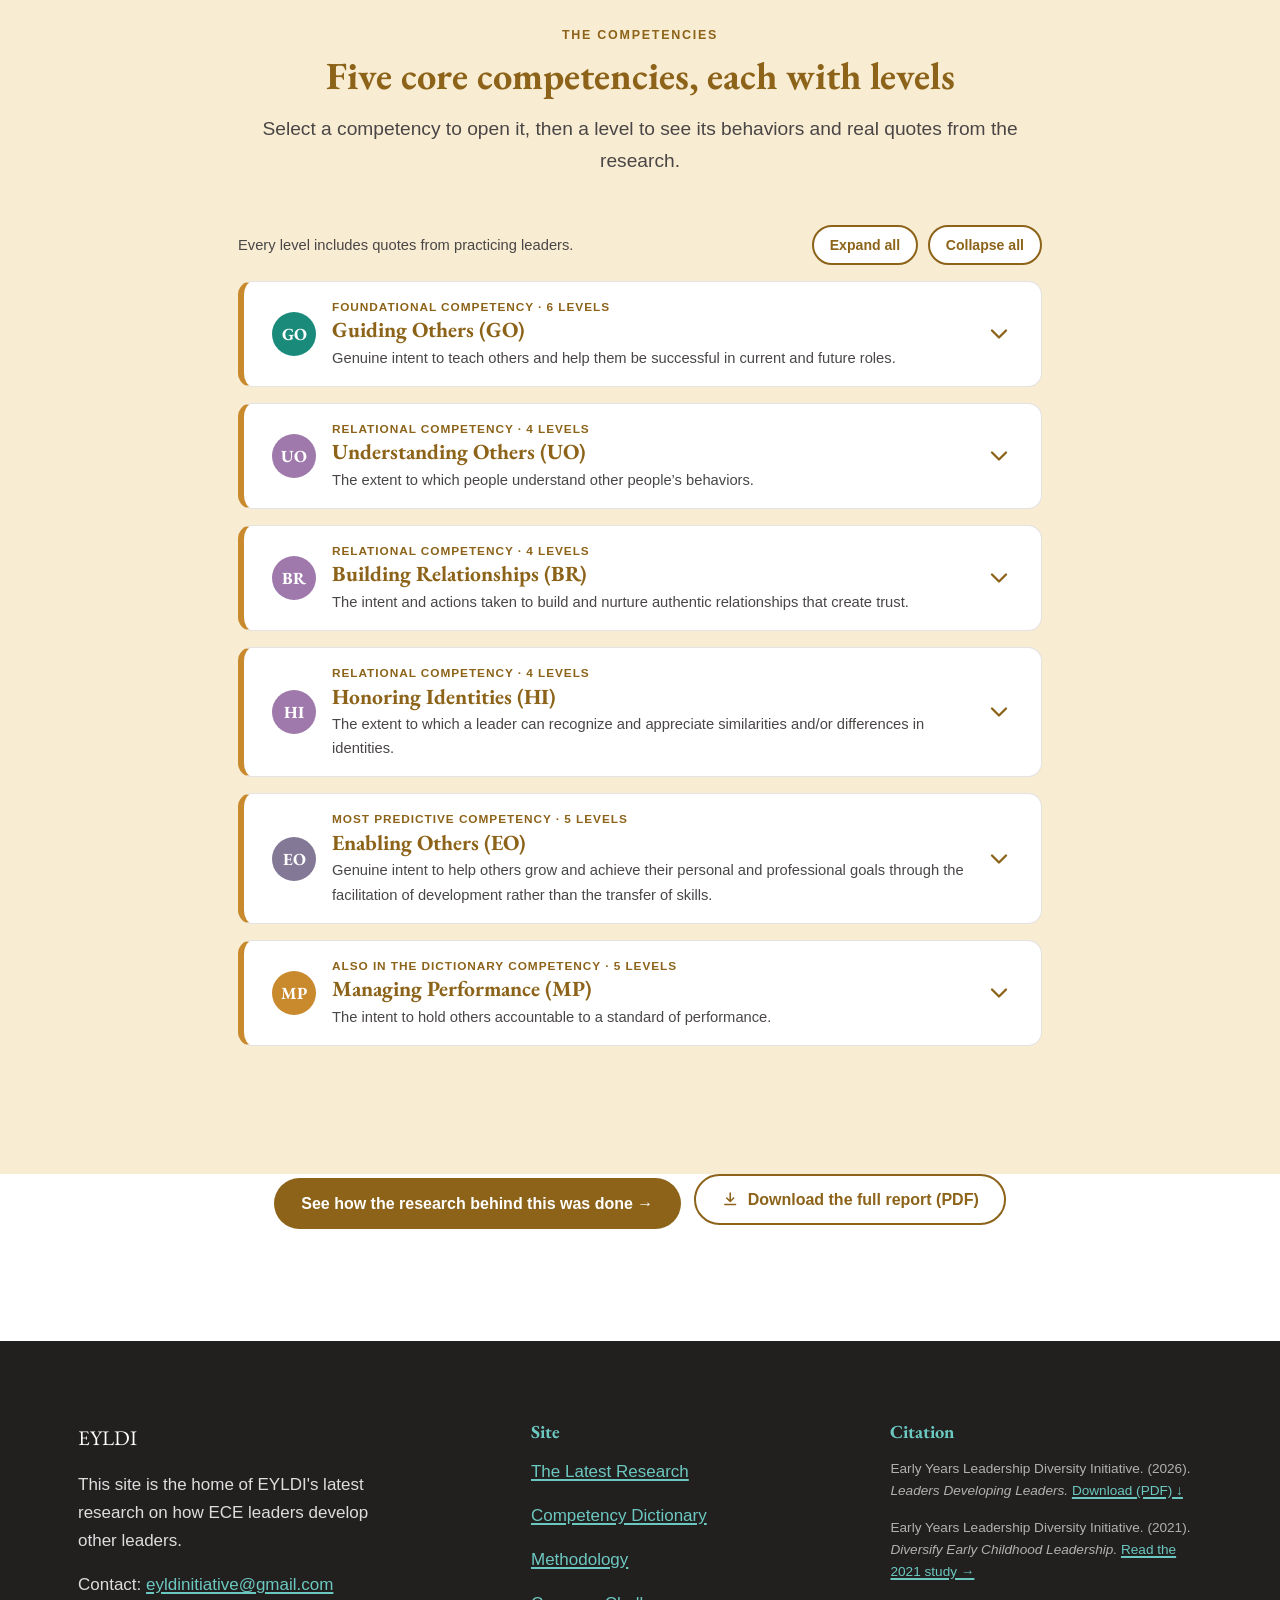
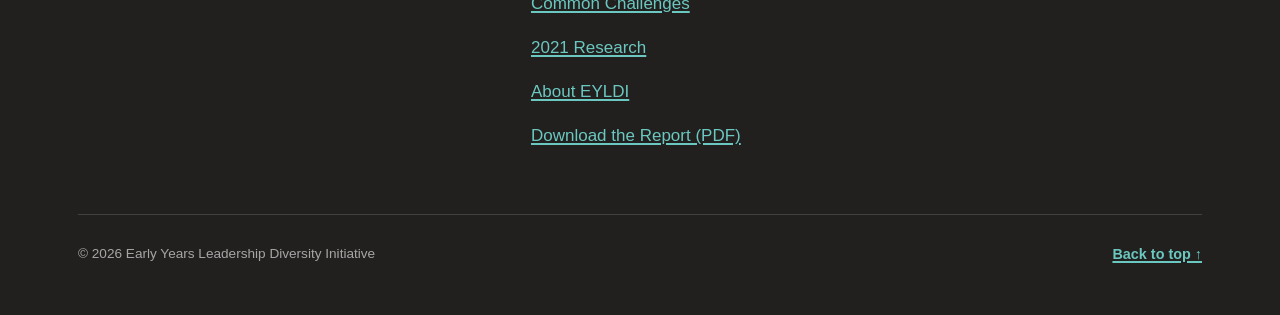
<file: competency-dictionary.html>
<!DOCTYPE html>
<html lang="en">
<head>
<meta charset="UTF-8">
<meta name="viewport" content="width=device-width, initial-scale=1.0">
<title>Competency Dictionary | EYLDI</title>
<meta name="description" content="The EYLDI Competency Dictionary: five core competencies of effective ECE leader development, the levels within each, and real quotes from practicing early childhood leaders.">
<link rel="preconnect" href="https://fonts.googleapis.com">
<link rel="preconnect" href="https://fonts.gstatic.com" crossorigin>
<link href="https://fonts.googleapis.com/css2?family=EB+Garamond:ital,wght@0,400;0,600;0,700;1,400;1,600&display=swap" rel="stylesheet">
<link rel="stylesheet" href="css/styles.css">
<link rel="stylesheet" href="css/research.css">
<script>
  (function () {
    var r = document.documentElement;
    if (window.matchMedia && matchMedia('(prefers-reduced-motion: reduce)').matches) return;
    r.classList.add('js');
    // failsafe: if the reveal script never runs, show everything
    setTimeout(function () { if (!window.__revealReady) r.classList.remove('js'); }, 4000);
  })();
</script>
</head>
<body data-theme="dictionary">
<a class="skip-link" href="#main">Skip to main content</a>

<header class="site-header">
  <nav class="nav" aria-label="Primary">
    <a class="nav-logo" href="index.html" aria-label="EYLDI home">
      <span class="l1">Early Years</span>
      <span class="l2">Leadership</span>
      <span class="l3">Diversity</span>
      <span class="l4">Initiative</span>
    </a>
    <button class="nav-toggle" aria-label="Toggle menu" aria-expanded="false">
      <span class="bar"></span>
    </button>
    <ul class="nav-links">
      <li><a href="index.html">Home</a></li>
      <li class="nav-item--dropdown">
        <a href="latest-research.html">The Latest Research</a>
        <ul class="nav-dropdown">
          <li><a href="latest-research.html#competencies">What Works: Five Competencies</a></li>
          <li><a href="competency-dictionary.html">Competency Dictionary</a></li>
          <li><a href="methodology.html">Methodology</a></li>
          <li><a href="latest-research.html#common-challenges">Common Challenges</a></li>
          <li><a href="assets/EYLDI-Leaders-Developing-Leaders-2026.pdf" download>Download the Report (PDF)</a></li>
        </ul>
      </li>
      <li><a href="research-2021.html">2021 Research</a></li>
      <li><a href="about.html">About EYLDI</a></li>
    </ul>
  </nav>
</header>

<main id="main">

  <section class="hub-hero">
    <div class="container">
      <p class="section-eyebrow">Competency Dictionary</p>
      <h1>The Competency Dictionary</h1>
      <p class="lede" style="max-width: 62ch;">A practical guide to the behaviors that contribute to outstanding leader development in early childhood education: what each competency is, how it deepens through levels, and how it sounds in the words of practicing leaders.</p>
      <div class="method-strip" style="justify-content:flex-start;">
        <span class="method-chip">5 core competencies</span>
        <span class="method-chip">Levels that deepen in complexity</span>
        <span class="method-chip">Quotes from practicing leaders</span>
        <span class="method-chip">As of June 23, 2026</span>
      </div>
      <nav class="page-subnav" aria-label="On this page">
        <a href="#introduction">Introduction</a>
        <a href="#competencies">The competencies</a>
        <a href="assets/EYLDI-Competency-Dictionary-2026-06-23.pdf" download>Download PDF &darr;</a>
        <a href="methodology.html">How we built it &rarr;</a>
        <a href="assets/EYLDI-Leaders-Developing-Leaders-2026.pdf" download><svg class="icon icon--dl" viewBox="0 0 24 24" fill="none" stroke="currentColor" stroke-width="2" stroke-linecap="round" stroke-linejoin="round" aria-hidden="true" focusable="false"><path d="M12 4v11M7.5 10.5L12 15l4.5-4.5M5 19h14"/></svg> Download the full report</a>
      </nav>
    </div>
  </section>

  <section class="section" id="introduction">
    <div class="container">
      <div class="grid-2" style="align-items:start;">
        <div>
          <p class="section-eyebrow">Introduction</p>
          <h2>Strong leadership lets educators, families, and children thrive</h2>
          <p>The Early Years Leadership Diversity Initiative conducted in-depth interviews with 17 ECE leaders who supported the professional growth of a rising leader. We set out to understand what they did and what helps or hinders them from being effective. To help us identify what worked to support effective leader development, we used the concept of <strong>competencies</strong> &ndash; the underlying characteristics that predict outstanding impact in a given situation.</p>
          <p>We developed this dictionary to help early childhood leaders &ndash; and those who support them &ndash; to identify and cultivate the behaviors that contribute to outstanding leader development. Our research identified five core competencies associated with effective leader development in ECE.</p>
          <p>Each competency exists across several <strong>levels</strong> that deepen in complexity as leaders progress in their understanding and practice of the competency. The levels are not intended to represent fixed categories of people. Rather, they provide a framework for understanding growth and recognizing that individuals may demonstrate different levels across different competencies, contexts, and stages of their careers.</p>
        </div>
        <div class="card">
          <h3>How to use this dictionary</h3>
          <p>This dictionary is a developmental resource for current and aspiring early childhood leaders. Use it to:</p>
          <ul>
            <li>Reflect on personal strengths and areas for growth</li>
            <li>Guide coaching, mentoring, and professional development conversations</li>
            <li>Support leadership development planning</li>
            <li>Create a shared language for discussing effective leadership practices</li>
            <li>Identify opportunities to help emerging leaders expand their capabilities and impact</li>
          </ul>
          <p class="visually-muted">The developmental levels are guideposts, not a checklist. Growth is rarely linear, and leadership effectiveness depends on context. The goal is not to label leaders, but to support continuous learning and provide a practical framework for developing the next generation of early childhood leaders.</p>
        </div>
      </div>
    </div>
  </section>

  <section class="section section--cream" id="competencies">
    <div class="container dict-container">
      <div class="section-head section-head--center">
        <p class="section-eyebrow">The Competencies</p>
        <h2>Five core competencies, each with levels</h2>
        <p class="lede">Select a competency to open it, then a level to see its behaviors and real quotes from the research.</p>
      </div>
      <div class="acc-controls">
        <span class="acc-hint">Every level includes quotes from practicing leaders.</span>
        <button type="button" class="acc-btn" data-acc="open" data-acc-target="#competency-list">Expand all</button>
        <button type="button" class="acc-btn" data-acc="close" data-acc-target="#competency-list">Collapse all</button>
      </div>
      <div id="competency-list">
<details class="acc dict-comp" id="go">
<summary class="acc-summary">
<span class="dict-abbr dict-abbr--go" aria-hidden="true">GO</span>
<span class="acc-title">
<span class="acc-kicker">Foundational competency · 6 levels</span>
<span class="acc-name">Guiding Others (GO)</span>
<span class="acc-sub">Genuine intent to teach others and help them be successful in current and future roles.</span>
</span><svg class="acc-chevron" viewBox="0 0 24 24" fill="none" stroke="currentColor" stroke-width="2" stroke-linecap="round" stroke-linejoin="round" aria-hidden="true" focusable="false"><path d="M6 9l6 6 6-6"/></svg></summary>
<div class="acc-body">
<p class="dict-lede">This competency involves a genuine intent to teach others and help them be successful in current and future roles. This competency does NOT require a formal training role. Rather, it involves the intent to help another develop and outcomes related to development. Unlike Managing Performance, where the focus is on the task, this competency focuses on the intent to develop a person’s profession or career.</p>
<div class="dict-key"><span class="dict-key-label">Key components</span><span class="method-chip">Directive/advisory</span><span class="method-chip">Leader-Developer guides growth</span><span class="method-chip">Focused on job/career success</span><span class="method-chip">Non-cumulative</span></div>
<div class="acc-controls"><span class="acc-hint">There are six levels to this competency.</span><button type="button" class="acc-btn" data-acc="open" data-acc-target="#go">Expand levels</button><button type="button" class="acc-btn" data-acc="close" data-acc-target="#go .acc-body">Collapse levels</button></div>
<details class="acc acc--level acc--missed"><summary class="acc-summary"><span class="dict-level-label dict-level-label--missed">Missed opportunity (−1)</span><span class="acc-title"><span class="acc-name">Fails to help others to be successful in their jobs</span></span><svg class="acc-chevron" viewBox="0 0 24 24" fill="none" stroke="currentColor" stroke-width="2" stroke-linecap="round" stroke-linejoin="round" aria-hidden="true" focusable="false"><path d="M6 9l6 6 6-6"/></svg></summary><div class="acc-body"><ul><li>Ignores an opportunity to help someone be successful in the job, when the norm would be to help</li></ul></div></details>
<details class="acc acc--level"><summary class="acc-summary"><span class="dict-level-label">Level 1</span><span class="acc-title"><span class="acc-name">Expresses belief or positive expectations that others want to develop</span></span><svg class="acc-chevron" viewBox="0 0 24 24" fill="none" stroke="currentColor" stroke-width="2" stroke-linecap="round" stroke-linejoin="round" aria-hidden="true" focusable="false"><path d="M6 9l6 6 6-6"/></svg></summary><div class="acc-body"><ul><li>Makes positive comments about others’ capabilities to do a job well or progress in their career (comments can be made about or to the other person)</li><li>Believes that others want to grow in their careers and/or can learn to improve their performance</li></ul><blockquote class="dict-quote"><p>“She was the one taking notes, asking the critical questions or asking the questions no one had thought of and those types of things. So [I thought], ‘oh, I love it.’”</p><cite>Related quote from research</cite></blockquote></div></details>
<details class="acc acc--level"><summary class="acc-summary"><span class="dict-level-label">Level 2</span><span class="acc-title"><span class="acc-name">Gives focused, short-term instructions/suggestions for how to get a task done</span></span><svg class="acc-chevron" viewBox="0 0 24 24" fill="none" stroke="currentColor" stroke-width="2" stroke-linecap="round" stroke-linejoin="round" aria-hidden="true" focusable="false"><path d="M6 9l6 6 6-6"/></svg></summary><div class="acc-body"><ul><li>Provides detailed instructions/checklists and/or on-the-job demonstrations</li><li>Makes helpful suggestions for how to get aspects of the job done</li><li>Asks questions/checks in for understanding if others know what they need to do</li></ul><blockquote class="dict-quote"><p>“We were going through step-by-step of the different pieces that are required for students to join the college, the different roles that she’ll have in terms of supporting them once they join the college and the logistics of how to create a program in a sense where she could imitate this every year as new cohorts come in.”</p><cite>Related quote from research</cite></blockquote></div></details>
<details class="acc acc--level"><summary class="acc-summary"><span class="dict-level-label">Level 3</span><span class="acc-title"><span class="acc-name">Provides individualized support/direction to help others be effective</span></span><svg class="acc-chevron" viewBox="0 0 24 24" fill="none" stroke="currentColor" stroke-width="2" stroke-linecap="round" stroke-linejoin="round" aria-hidden="true" focusable="false"><path d="M6 9l6 6 6-6"/></svg></summary><div class="acc-body"><ul><li>Based on a needs-assessment, gives specific instructions to help someone be better in their current role</li><li>Gives individualized suggestions or direction for improvement</li><li>Makes time to help others as they are learning a new role</li><li>Provides context for the tasks at hand</li></ul><blockquote class="dict-quote"><p>“Opening meeting. She would literally be shaking in her boots. She was like, ‘oh my gosh, I don’t want to get up there and in front of everybody.’ So I gave her tips. I pulled to the side and I said, ‘look, this is what I do.’ And I even told her, ‘you like to dance on stage. What do you do when you’re dancing on stage in front of all of these people? How do you feel so comfortable doing that?’ … So we would have fireside chats or sidebar conversations and just do pep talks … I would tell her to walk the room, pretend you are dancing, even if you have to move your arms, however you just to get that feeling, but pretend you are on stage dancing and just speak from your heart. It doesn’t have to be perfect. It’s okay to make mistakes.”</p><cite>Related quote from research</cite></blockquote></div></details>
<details class="acc acc--level"><summary class="acc-summary"><span class="dict-level-label">Level 4</span><span class="acc-title"><span class="acc-name">Supports development</span></span><svg class="acc-chevron" viewBox="0 0 24 24" fill="none" stroke="currentColor" stroke-width="2" stroke-linecap="round" stroke-linejoin="round" aria-hidden="true" focusable="false"><path d="M6 9l6 6 6-6"/></svg></summary><div class="acc-body"><ul><li>For developmental purposes, gives specific positive or mixed feedback</li><li>Gives corrective feedback in behavioral, not personal, terms</li><li>Reassures and/or expresses positive expectations for future performance when giving corrective feedback</li><li>Provides guidance on how to think through job challenges</li><li>Provides room within current job to expand their skill sets</li><li>Sees and plans for longer term job potential</li></ul><blockquote class="dict-quote"><p class="dict-context"><strong>Context:</strong> The Leader-Learner is struggling in the classroom environment and is frustrated. This conversation centers around the set up of the classroom in which he teaches students with developmental delays.</p><p>“So I’d say … let’s look at your classroom. I noticed that you pushed all of your furniture out of the way and right now, tell me about that. Tell why you did that. [He said], ‘Well, because they knock everything over. They just push things. We can’t have a bookshelf, they’ll just push everything off of it. Chairs, they just knock over. So I’m just moving it all out of the way.’ I said, okay, well, what you may have done though is create a little bit of a gym. So now your new student who’s coming in and having a hard time is just running around in circles when he first comes in because you created that space. So how can we maybe build their capacity for furniture and for books and for toys and for a space that they can engage in?”</p><cite>Related quote from research</cite></blockquote></div></details>
<details class="acc acc--level"><summary class="acc-summary"><span class="dict-level-label">Level 5</span><span class="acc-title"><span class="acc-name">Supports career growth by providing counseling, resources, and advice</span></span><svg class="acc-chevron" viewBox="0 0 24 24" fill="none" stroke="currentColor" stroke-width="2" stroke-linecap="round" stroke-linejoin="round" aria-hidden="true" focusable="false"><path d="M6 9l6 6 6-6"/></svg></summary><div class="acc-body"><ul><li>Arranges appropriate and helpful assignments or other experiences for the purpose of fostering a person’s learning and development</li><li>Provides career coaching and may identify/direct a person to other job opportunities that further their career</li><li>Supports/validates others (letters of recommendation/supporting promotions) in their career advancement at little to no personal risk</li></ul><blockquote class="dict-quote"><p>“So I gave her some advice about the only things I could think of that might help her continue to grow … She’d only ever taught kindergarten in [this] school system. And I said that frequently we’re looking for leaders at the central office who have taught at different schools or at different grade levels, and had a variety of experiences so that you don’t have a singular view of how things work in this county. So [teaching another grade level] could help you grow in the future and be better positioned for this job”</p><cite>Related quote from research</cite></blockquote></div></details>
<details class="acc acc--level"><summary class="acc-summary"><span class="dict-level-label">Level 6</span><span class="acc-title"><span class="acc-name">Develops systemic capability</span></span><svg class="acc-chevron" viewBox="0 0 24 24" fill="none" stroke="currentColor" stroke-width="2" stroke-linecap="round" stroke-linejoin="round" aria-hidden="true" focusable="false"><path d="M6 9l6 6 6-6"/></svg></summary><div class="acc-body"><ul><li>Goes beyond teaching one individual to helping a person think about learning for a group</li><li>Helps the person that is being developed think about broad talent needs</li><li>Develops people to build broader organizational talent</li></ul><blockquote class="dict-quote"><p>“Now you know your teachers a little bit. You know where your challenges are, where your non adopters are, where your late adopters are. You know where your early adopters are. And you’re going to really think about how you can use those, what you know about your teachers to move forward with the education piece. Now we can really talk about educational leadership. What do you want for a goal for your PLCs [Professional Learning Community] next year? Is it lesson planning? Is it small group instruction? Is it working with the frameworks? Is it curriculum development? Where do you want to take your building? And who in your building can you use to show something, present something at a meeting? Do walkthroughs, things of that nature more focused on this past year or next year.”</p><cite>Related quote from research</cite></blockquote></div></details>
</div></details>
<details class="acc dict-comp" id="uo">
<summary class="acc-summary">
<span class="dict-abbr dict-abbr--uo" aria-hidden="true">UO</span>
<span class="acc-title">
<span class="acc-kicker">Relational competency · 4 levels</span>
<span class="acc-name">Understanding Others (UO)</span>
<span class="acc-sub">The extent to which people understand other people’s behaviors.</span>
</span><svg class="acc-chevron" viewBox="0 0 24 24" fill="none" stroke="currentColor" stroke-width="2" stroke-linecap="round" stroke-linejoin="round" aria-hidden="true" focusable="false"><path d="M6 9l6 6 6-6"/></svg></summary>
<div class="acc-body">
<p class="dict-lede">This competency measures the extent to which people understand other people. It is the ability to accurately read, hear and understand partly expressed or unspoken thoughts, feelings and concerns of others. It measures increasing complexity and depth of understanding as to why people act as they do. It is a competency that measures understanding, not action, which is usually covered by other competencies.</p>
<div class="acc-controls"><span class="acc-hint">There are four levels to this competency.</span><button type="button" class="acc-btn" data-acc="open" data-acc-target="#uo">Expand levels</button><button type="button" class="acc-btn" data-acc="close" data-acc-target="#uo .acc-body">Collapse levels</button></div>
<details class="acc acc--level acc--missed"><summary class="acc-summary"><span class="dict-level-label dict-level-label--missed">Missed opportunity (−1)</span><span class="acc-title"><span class="acc-name">Fails to accurately understand others’ behaviors</span></span><svg class="acc-chevron" viewBox="0 0 24 24" fill="none" stroke="currentColor" stroke-width="2" stroke-linecap="round" stroke-linejoin="round" aria-hidden="true" focusable="false"><path d="M6 9l6 6 6-6"/></svg></summary><div class="acc-body"><ul><li>Reads others’ behaviors without understanding them</li><li>Acts on assumptions about how others are feeling that are untested</li><li>Makes no effort to understand why people are acting the way that they are</li></ul><blockquote class="dict-quote"><p>“She really did not want my help. I really think her whole thing about my expectations being too high, I think she was intimidated by me. I think all those things made working with me and her somewhat stressful in a way it shouldn’t have been because all I really wanted was for her to be successful and to really be able to shine.”</p><cite>Related quote from research</cite></blockquote></div></details>
<details class="acc acc--level"><summary class="acc-summary"><span class="dict-level-label">Level 1</span><span class="acc-title"><span class="acc-name">Recognizes emotion in others</span></span><svg class="acc-chevron" viewBox="0 0 24 24" fill="none" stroke="currentColor" stroke-width="2" stroke-linecap="round" stroke-linejoin="round" aria-hidden="true" focusable="false"><path d="M6 9l6 6 6-6"/></svg></summary><div class="acc-body"><ul><li>Recognizes emotion by reading body language, facial expression, and/or tone of voice</li></ul><blockquote class="dict-quote"><p>“I could tell that she was really frustrated.”</p><cite>Related quote from research</cite></blockquote></div></details>
<details class="acc acc--level"><summary class="acc-summary"><span class="dict-level-label">Level 2</span><span class="acc-title"><span class="acc-name">Recognizes emotion AND understands verbal content</span></span><svg class="acc-chevron" viewBox="0 0 24 24" fill="none" stroke="currentColor" stroke-width="2" stroke-linecap="round" stroke-linejoin="round" aria-hidden="true" focusable="false"><path d="M6 9l6 6 6-6"/></svg></summary><div class="acc-body"><ul><li>Is able to understand BOTH what someone is saying AND the emotion (by reading body language, facial expression and/or tone of voice) that is raised by what they are saying</li></ul><blockquote class="dict-quote"><p>“If I didn’t know her, I wouldn’t necessarily know that she was stressed or not. And it took some time for me to read those cues to know if she was stressed or not. And over time she could tell me, ‘oh my gosh, I have such and such due.’ And she never asked for a different timeline, but I could tell when she was stressed and I would offer a different timeline, and she would accept that. I don’t know if she didn’t ask for a different timeline because she felt like she couldn’t, but she accepted it if I offered it.”</p><cite>Related quote from research</cite></blockquote></div></details>
<details class="acc acc--level"><summary class="acc-summary"><span class="dict-level-label">Level 3</span><span class="acc-title"><span class="acc-name">Understands behavior</span></span><svg class="acc-chevron" viewBox="0 0 24 24" fill="none" stroke="currentColor" stroke-width="2" stroke-linecap="round" stroke-linejoin="round" aria-hidden="true" focusable="false"><path d="M6 9l6 6 6-6"/></svg></summary><div class="acc-body"><ul><li>Makes inferences/assumptions that go beyond the explicit content and emotion</li><li>Understands current, unexpressed or poorly expressed thoughts, concerns or feelings</li></ul><blockquote class="dict-quote"><p>“So I noticed that when we would have our coaching sessions and give ‘glows and grows,’ she would not say anything in the meeting while we’re talking. She was much more of a listener. I would have to literally probe her to give feedback. However, she would take the paper and when I would come next time, she would write what she did to work on her growth. So she liked to do more self-reflection on her own and not collectively.”</p><cite>Related quote from research</cite></blockquote></div></details>
<details class="acc acc--level"><summary class="acc-summary"><span class="dict-level-label">Level 4</span><span class="acc-title"><span class="acc-name">Understands underlying meaning for behavior</span></span><svg class="acc-chevron" viewBox="0 0 24 24" fill="none" stroke="currentColor" stroke-width="2" stroke-linecap="round" stroke-linejoin="round" aria-hidden="true" focusable="false"><path d="M6 9l6 6 6-6"/></svg></summary><div class="acc-body"><ul><li>Displays an in-depth understanding of the ongoing reasons for a person’s behavior or responses</li><li>Understands the longer-term reasons for behavior</li></ul><blockquote class="dict-quote"><p>“I had to take a step back and be like, it’s her way of processing. It’s her way of understanding how to take change, how to have someone appropriately bring ideas to her or to reprimand [her]. I had to do it appropriately, but she’s never had it done appropriately. She’s always been on the defense because the person that the other lead would give it to her, but not in the right way.”</p><cite>Related quote from research</cite></blockquote></div></details>
</div></details>
<details class="acc dict-comp" id="br">
<summary class="acc-summary">
<span class="dict-abbr dict-abbr--br" aria-hidden="true">BR</span>
<span class="acc-title">
<span class="acc-kicker">Relational competency · 4 levels</span>
<span class="acc-name">Building Relationships (BR)</span>
<span class="acc-sub">The intent and actions taken to build and nurture authentic relationships that create trust.</span>
</span><svg class="acc-chevron" viewBox="0 0 24 24" fill="none" stroke="currentColor" stroke-width="2" stroke-linecap="round" stroke-linejoin="round" aria-hidden="true" focusable="false"><path d="M6 9l6 6 6-6"/></svg></summary>
<div class="acc-body">
<p class="dict-lede">This competency measures depth of relationships that are built for the purposes of developing others. This competency describes the actions taken to build and nurture authentic relationships and also measures the level of trust that has been built. It relies on authentic relationships where leaders believe in the capabilities of the people that they are developing and endorse and support their ambitions. The opposite of this competency is building relationships for purposes of self-interest.</p>
<div class="acc-controls"><span class="acc-hint">There are four levels to this competency.</span><button type="button" class="acc-btn" data-acc="open" data-acc-target="#br">Expand levels</button><button type="button" class="acc-btn" data-acc="close" data-acc-target="#br .acc-body">Collapse levels</button></div>
<details class="acc acc--level acc--missed"><summary class="acc-summary"><span class="dict-level-label dict-level-label--missed">Missed opportunity (−1)</span><span class="acc-title"><span class="acc-name">Fails to build/nurture established relationships</span></span><svg class="acc-chevron" viewBox="0 0 24 24" fill="none" stroke="currentColor" stroke-width="2" stroke-linecap="round" stroke-linejoin="round" aria-hidden="true" focusable="false"><path d="M6 9l6 6 6-6"/></svg></summary><div class="acc-body"><ul><li>Despite efforts, unable to build a relationship</li><li>For a variety of reasons, fails to maintain a previously important relationship</li><li>Pulls back from a relationship when it is hard to maintain</li><li>Uses developmental relationships for own interests</li></ul><blockquote class="dict-quote"><p>“I can work with her and roll with the punches if she is being honest and direct with me, but when she isn’t, I am no longer interested in engaging.”</p><cite>Related quote from research</cite></blockquote></div></details>
<details class="acc acc--level"><summary class="acc-summary"><span class="dict-level-label">Level 1</span><span class="acc-title"><span class="acc-name">Builds or maintains rapport with others</span></span><svg class="acc-chevron" viewBox="0 0 24 24" fill="none" stroke="currentColor" stroke-width="2" stroke-linecap="round" stroke-linejoin="round" aria-hidden="true" focusable="false"><path d="M6 9l6 6 6-6"/></svg></summary><div class="acc-body"><ul><li>Engages in conversations to learn more about the interests/life/challenges of others</li><li>May include invitations to meet outside of work hours/venues</li><li>Connects personally on work related topics</li></ul><blockquote class="dict-quote"><p>“She loved coffee, so we would meet at Starbucks once a month and she would just update me on what she was doing. We were prepared for her role at the staff meeting. It was just a regular way for us to check in. And in that I would find out other things too.”</p><cite>Related quote from research</cite></blockquote></div></details>
<details class="acc acc--level"><summary class="acc-summary"><span class="dict-level-label">Level 2</span><span class="acc-title"><span class="acc-name">Builds personal connections as a basis for relationships</span></span><svg class="acc-chevron" viewBox="0 0 24 24" fill="none" stroke="currentColor" stroke-width="2" stroke-linecap="round" stroke-linejoin="round" aria-hidden="true" focusable="false"><path d="M6 9l6 6 6-6"/></svg></summary><div class="acc-body"><ul><li>Exchanges personal information to begin to build trust and connection</li><li>Invites others to talk about non-work related topics</li><li>Creates a safe environment for others to bring personal concerns into professional discussions</li><li>Able to connect around strongly held professional views</li><li>Keeps people with leadership potential “on their radar”</li></ul><blockquote class="dict-quote"><p>“We were [meeting] during the pandemic, so it wasn’t like I could see her and see the transition of her pregnancy in terms of being a couple months or seeing her young child in person. And then it was a great conversation point because we work in early childhood education and her experience being in the classroom and merging all these different things together, even though we worked in higher education and that’s not necessarily what we were doing in the current time, it just allowed us to have conversations about the things that we had experience in and the things that were happening in our lives to make it more personal.”</p><cite>Related quote from research</cite></blockquote></div></details>
<details class="acc acc--level"><summary class="acc-summary"><span class="dict-level-label">Level 3</span><span class="acc-title"><span class="acc-name">Demonstrates empathy/creates space in developmental relationships</span></span><svg class="acc-chevron" viewBox="0 0 24 24" fill="none" stroke="currentColor" stroke-width="2" stroke-linecap="round" stroke-linejoin="round" aria-hidden="true" focusable="false"><path d="M6 9l6 6 6-6"/></svg></summary><div class="acc-body"><ul><li>Sees situations from others’ perspectives and is able to empathize with them</li><li>Creates space for relationship and trust building</li><li>Focuses specifically on building confidence and trust</li><li>Reaches out (one time)</li></ul><blockquote class="dict-quote"><p>“But the moment I think got shifted was when it was almost toward the end of a conversation I did say, we know, we are people of color in leadership, and you just got promoted. And I mean, I can even feel in me now that moment, I can remember how her voice got deeper. It was just really notable embodied experience of something got totally shifted.”</p><cite>Related quote from research</cite></blockquote><blockquote class="dict-quote"><p>“I sent her a note and said, ‘Hey, we’re concerned about you. We really just want to make sure you’re okay. I know there’s been a lot of challenging things that have happened recently. Let me know. Send me a message and let me know you’re good.’”</p><cite>Related quote from research</cite></blockquote></div></details>
<details class="acc acc--level"><summary class="acc-summary"><span class="dict-level-label">Level 4</span><span class="acc-title"><span class="acc-name">Is deeply vested in developmental relationships</span></span><svg class="acc-chevron" viewBox="0 0 24 24" fill="none" stroke="currentColor" stroke-width="2" stroke-linecap="round" stroke-linejoin="round" aria-hidden="true" focusable="false"><path d="M6 9l6 6 6-6"/></svg></summary><div class="acc-body"><ul><li>Honors the trust that has been created by showing genuine care for the person in the relationship</li><li>Shows personal disappointment/frustration when relationship partners fail to live up to expectations</li><li>Continues strong personal relationship when professional relationships end/change</li></ul><blockquote class="dict-quote"><p>“I do look back and I wonder if the relationship building that she was doing was even authentic or not, or if it was based on having an audience, a sympathetic ear who would listen and support her and welcome her back into the group. It’s hard. Even as I’m talking about this, I have just a sick feeling like here, it’s painful, it’s really painful. I don’t know, but she is still in my life and she is still someone who I check in on”</p><cite>Related quote from research</cite></blockquote></div></details>
</div></details>
<details class="acc dict-comp" id="hi">
<summary class="acc-summary">
<span class="dict-abbr dict-abbr--hi" aria-hidden="true">HI</span>
<span class="acc-title">
<span class="acc-kicker">Relational competency · 4 levels</span>
<span class="acc-name">Honoring Identities (HI)</span>
<span class="acc-sub">The extent to which a leader can recognize and appreciate similarities and/or differences in identities.</span>
</span><svg class="acc-chevron" viewBox="0 0 24 24" fill="none" stroke="currentColor" stroke-width="2" stroke-linecap="round" stroke-linejoin="round" aria-hidden="true" focusable="false"><path d="M6 9l6 6 6-6"/></svg></summary>
<div class="acc-body">
<p class="dict-lede">This competency measures the extent to which a leader is able to recognize and appreciate similarities and/or differences in identities, whether they be racial, gender, age, demographic, socioeconomic, etc. At higher levels of this competency, leaders are able to use these insights to take action and/or change behavior.</p>
<div class="acc-controls"><span class="acc-hint">There are four levels to this competency.</span><button type="button" class="acc-btn" data-acc="open" data-acc-target="#hi">Expand levels</button><button type="button" class="acc-btn" data-acc="close" data-acc-target="#hi .acc-body">Collapse levels</button></div>
<details class="acc acc--level acc--missed"><summary class="acc-summary"><span class="dict-level-label dict-level-label--missed">Missed opportunity (−1)</span><span class="acc-title"><span class="acc-name">Fails to accurately understand others’ identity/identity dynamics</span></span><svg class="acc-chevron" viewBox="0 0 24 24" fill="none" stroke="currentColor" stroke-width="2" stroke-linecap="round" stroke-linejoin="round" aria-hidden="true" focusable="false"><path d="M6 9l6 6 6-6"/></svg></summary><div class="acc-body"><ul><li>Reads others’ identity without understanding them</li><li>Acts on assumptions about how others are feeling that are untested</li><li>Makes no effort to understand why people are acting the way that they are</li></ul><blockquote class="dict-quote"><p>“It mirrored everything that I had read in the papers at the time of not-for-profit organizations being like, why are all the 20 something and early 30 somethings suddenly saying that they need to be the leader of the organization now? And trying to set the full agenda and telling us that we’re terrible if that’s not what we’re doing.”</p><cite>Related quote from research</cite></blockquote></div></details>
<details class="acc acc--level"><summary class="acc-summary"><span class="dict-level-label">Level 1</span><span class="acc-title"><span class="acc-name">Recognizes and names identity similarity/difference</span></span><svg class="acc-chevron" viewBox="0 0 24 24" fill="none" stroke="currentColor" stroke-width="2" stroke-linecap="round" stroke-linejoin="round" aria-hidden="true" focusable="false"><path d="M6 9l6 6 6-6"/></svg></summary><div class="acc-body"><ul><li>Recognizes and appreciates similarities and differences in identity</li><li>Finds connections through identity</li></ul><blockquote class="dict-quote"><p>“I appreciate the ability to connect with another woman of color early in her career, similar backgrounds in terms of us being the only girls and our family, and also just being in that kind of leadership role in both our families but then in our sectors.”</p><cite>Related quote from research</cite></blockquote></div></details>
<details class="acc acc--level"><summary class="acc-summary"><span class="dict-level-label">Level 2</span><span class="acc-title"><span class="acc-name">Demonstrates deeper understanding of the nuance of identity</span></span><svg class="acc-chevron" viewBox="0 0 24 24" fill="none" stroke="currentColor" stroke-width="2" stroke-linecap="round" stroke-linejoin="round" aria-hidden="true" focusable="false"><path d="M6 9l6 6 6-6"/></svg></summary><div class="acc-body"><ul><li>Does not make assumptions about identity; does not see shared identity as a monolith</li><li>Appreciates difference; deeply understands both shared similarities and differences in identity</li><li>Pays attention to/concerned with how the dynamic will play out</li></ul><blockquote class="dict-quote"><p>“I was very worried about me being an East Asian woman holding space with another East Asian woman who has a different relationship with her racial identity.”</p><cite>Related quote from research</cite></blockquote></div></details>
<details class="acc acc--level"><summary class="acc-summary"><span class="dict-level-label">Level 3</span><span class="acc-title"><span class="acc-name">Takes intentional action to specifically address identity</span></span><svg class="acc-chevron" viewBox="0 0 24 24" fill="none" stroke="currentColor" stroke-width="2" stroke-linecap="round" stroke-linejoin="round" aria-hidden="true" focusable="false"><path d="M6 9l6 6 6-6"/></svg></summary><div class="acc-body"><ul><li>Seeks to create opportunities for those with shared and/or underrepresented identities; takes direct action</li></ul><blockquote class="dict-quote"><p>“As a black woman leading an organization, I am always going to look for opportunities for other young black women to be in similar roles as me. … But I think especially for me, I really want to make sure I’m providing space and opportunity for young women of color to have an opportunity to be at tables that we usually are not at.”</p><cite>Related quote from research</cite></blockquote><blockquote class="dict-quote"><p>“I’m very conscientious of that with males or mentees of different race ethnicities, trying to help them see role models similar to them, or at least not only white.”</p><cite>Related quote from research</cite></blockquote></div></details>
<details class="acc acc--level"><summary class="acc-summary"><span class="dict-level-label">Level 4</span><span class="acc-title"><span class="acc-name">Changes the trajectory of an identity-related issue</span></span><svg class="acc-chevron" viewBox="0 0 24 24" fill="none" stroke="currentColor" stroke-width="2" stroke-linecap="round" stroke-linejoin="round" aria-hidden="true" focusable="false"><path d="M6 9l6 6 6-6"/></svg></summary><div class="acc-body"><ul><li>Does not see identity as a barrier; helps to turn a perceived identity barrier into an asset</li><li>Takes accountability and asks the same from others; holds self and others to higher principles</li></ul><blockquote class="dict-quote"><p class="dict-context"><strong>Context:</strong> An educator working under this Leader-Developer said something culturally insensitive during a meeting that made the Leader-Developer feel uncomfortable.</p><p>“I talked to the leadership team and said, ‘these things are going to happen when you’re in leadership. You’re going to be called things you don’t want to be called.’ I didn’t want her to get written up or anything like that. I saw it as the opportunity for learning too, so I wanted the consequence for her behavior to be learning because I reflected, if she felt comfortable enough to say that to me or to anyone in a PLC, a professional learning opportunity, what would she call, what is she calling her students or the families that she’s serving in the classroom each and every day? So I spoke with my supervisor and wanted the particular educator and actually the whole team to get some equity, diversity training.”</p><cite>Related quote from research</cite></blockquote><blockquote class="dict-quote"><p>“We even had transparent conversations of her being biracial could help her have more influence than I do in my leadership role.”</p><cite>Related quote from research</cite></blockquote></div></details>
</div></details>
<details class="acc dict-comp" id="eo">
<summary class="acc-summary">
<span class="dict-abbr dict-abbr--eo" aria-hidden="true">EO</span>
<span class="acc-title">
<span class="acc-kicker">Most predictive competency · 5 levels</span>
<span class="acc-name">Enabling Others (EO)</span>
<span class="acc-sub">Genuine intent to help others grow and achieve their personal and professional goals through the facilitation of development rather than the transfer of skills.</span>
</span><svg class="acc-chevron" viewBox="0 0 24 24" fill="none" stroke="currentColor" stroke-width="2" stroke-linecap="round" stroke-linejoin="round" aria-hidden="true" focusable="false"><path d="M6 9l6 6 6-6"/></svg></summary>
<div class="acc-body">
<p class="dict-lede">This competency involves a genuine intent to help others grow and achieve their personal and professional goals through the facilitation of development rather than the transfer of skills. This competency uses leadership coaching to recognize the leadership potential of others and facilitate the release of their potential through self-discovery. Coaching requires that the leader ‘check their own ego’ in service of helping others to be stronger and put the growth of the individual ahead of the accomplishment of the task. It includes endorsing the ambitions of others and sponsoring them in their growth.</p>
<div class="dict-key"><span class="dict-key-label">Key components</span><span class="method-chip">Facilitative/reflective</span><span class="method-chip">Leader-Developer creates conditions for growth</span><span class="method-chip">Focused on professional and personal growth</span></div>
<div class="acc-controls"><span class="acc-hint">There are five levels to this competency.</span><button type="button" class="acc-btn" data-acc="open" data-acc-target="#eo">Expand levels</button><button type="button" class="acc-btn" data-acc="close" data-acc-target="#eo .acc-body">Collapse levels</button></div>
<details class="acc acc--level acc--missed"><summary class="acc-summary"><span class="dict-level-label dict-level-label--missed">Missed opportunity (−1)</span><span class="acc-title"><span class="acc-name">Puts own interests/values ahead of person being coached</span></span><svg class="acc-chevron" viewBox="0 0 24 24" fill="none" stroke="currentColor" stroke-width="2" stroke-linecap="round" stroke-linejoin="round" aria-hidden="true" focusable="false"><path d="M6 9l6 6 6-6"/></svg></summary><div class="acc-body"><p class="dict-pending">Full description coming soon.</p></div></details>
<details class="acc acc--level"><summary class="acc-summary"><span class="dict-level-label">Level 1</span><span class="acc-title"><span class="acc-name">Sees/believes that others have the potential to be leaders</span></span><svg class="acc-chevron" viewBox="0 0 24 24" fill="none" stroke="currentColor" stroke-width="2" stroke-linecap="round" stroke-linejoin="round" aria-hidden="true" focusable="false"><path d="M6 9l6 6 6-6"/></svg></summary><div class="acc-body"><ul><li>Notices and affirms leadership potential (comments can be made to or about others)</li><li>Encourages people to take action to achieve their goals</li><li>Believes and values the need to develop others to be stronger</li><li>Keeps people “on their radar” whom they see as having high leadership potential</li></ul><blockquote class="dict-quote"><p>“I’ve done it with everybody that I have worked with who has stood out to me as really high potential and now have a wake of many people who I keep my eye on, who I send job opportunities to, who I’m checking in on, what are you thinking about? And I am a little mother hen about it. Yeah, I’ll bug you. I’ll tell you you’re not doing what you need to do. Chop chop.”</p><cite>Related quote from research</cite></blockquote></div></details>
<details class="acc acc--level"><summary class="acc-summary"><span class="dict-level-label">Level 2</span><span class="acc-title"><span class="acc-name">Understands the value of empowering others to grow as leaders</span></span><svg class="acc-chevron" viewBox="0 0 24 24" fill="none" stroke="currentColor" stroke-width="2" stroke-linecap="round" stroke-linejoin="round" aria-hidden="true" focusable="false"><path d="M6 9l6 6 6-6"/></svg></summary><div class="acc-body"><ul><li>Uses language that honors those being coached</li><li>Models being open to new experiences and taking risks by sharing personal stories and examples</li></ul><blockquote class="dict-quote"><p>“I would tell her, always show up as your authentic self. That’s what the world needs. You were created to show up as your authentic self. So whatever that is, whoever that is, just do it. And I would tell her, I show up in my big earrings every day. Some people ask questions, I show up with my head wrap on and they want to know what is it or what am I. I’ve literally had those questions. Or I show up with my big hair. No, you cannot touch it. But yes, you can ask me questions.”</p><cite>Related quote from research</cite></blockquote></div></details>
<details class="acc acc--level"><summary class="acc-summary"><span class="dict-level-label">Level 3</span><span class="acc-title"><span class="acc-name">Uses coaching strategies that stimulate others to learn for themselves</span></span><svg class="acc-chevron" viewBox="0 0 24 24" fill="none" stroke="currentColor" stroke-width="2" stroke-linecap="round" stroke-linejoin="round" aria-hidden="true" focusable="false"><path d="M6 9l6 6 6-6"/></svg></summary><div class="acc-body"><ul><li>Uses coaching strategies such as questioning, reflection, mirroring, and painting a picture to build capabilities</li><li>Able to make a balanced/objective assessment of another’s specific leadership strengths and weaknesses and use that as a basis for coaching</li></ul><blockquote class="dict-quote"><p>“When I was working with her, I considered myself just as holding space so she could hear herself. I asked some questions and we wondered together and she started to solve her own problems…And I got to just witness what’s happening. Then I asked her to just tell me more about that? What was it like for you to go through this experience or what was coming up for you? And I tried bringing things deeper. My role was basically noticing, naming, acknowledging and listening and then sometimes just pausing and saying nothing. And so I just super strongly believe in the sound of silence, which I didn’t like much when I was younger, but I totally see the beauty of the sound of silence that allows people to take the moment to share what’s coming up for them in that particular moment.”</p><cite>Related quote from research</cite></blockquote></div></details>
<details class="acc acc--level"><summary class="acc-summary"><span class="dict-level-label">Level 4</span><span class="acc-title"><span class="acc-name">Takes risks/leverages one’s social capital to further someone’s development (sponsorship)</span></span><svg class="acc-chevron" viewBox="0 0 24 24" fill="none" stroke="currentColor" stroke-width="2" stroke-linecap="round" stroke-linejoin="round" aria-hidden="true" focusable="false"><path d="M6 9l6 6 6-6"/></svg></summary><div class="acc-body"><ul><li>Advocates for others or others’ ideas when there is some risk to do so</li><li>Uses own relationships/network/resources (e.g. power) to talk up or advocate for others</li><li>Positions others in places where they will take significant developmental steps</li></ul><blockquote class="dict-quote"><p>“There are a lot of things that I was helping her to connect. And then when she had sort of a clear outline, it was then that I started to introduce her to people in my network. And it did feel risky to me in some ways. Not because I didn’t believe in her, but it was because I was just not quite sure how ready she would be to have these conversations.”</p><cite>Related quote from research</cite></blockquote></div></details>
<details class="acc acc--level"><summary class="acc-summary"><span class="dict-level-label">Level 5</span><span class="acc-title"><span class="acc-name">Puts others’ development ahead of own interests</span></span><svg class="acc-chevron" viewBox="0 0 24 24" fill="none" stroke="currentColor" stroke-width="2" stroke-linecap="round" stroke-linejoin="round" aria-hidden="true" focusable="false"><path d="M6 9l6 6 6-6"/></svg></summary><div class="acc-body"><!-- TODO: add behaviors + example quote for EO level 5; not in Competency Dictionary v6.23.26 detail pages. --><p class="dict-pending">Full description coming soon.</p></div></details>
</div></details>
<details class="acc dict-comp" id="mp">
<summary class="acc-summary">
<span class="dict-abbr dict-abbr--mp" aria-hidden="true">MP</span>
<span class="acc-title">
<span class="acc-kicker">Also in the dictionary competency · 5 levels</span>
<span class="acc-name">Managing Performance (MP)</span>
<span class="acc-sub">The intent to hold others accountable to a standard of performance.</span>
</span><svg class="acc-chevron" viewBox="0 0 24 24" fill="none" stroke="currentColor" stroke-width="2" stroke-linecap="round" stroke-linejoin="round" aria-hidden="true" focusable="false"><path d="M6 9l6 6 6-6"/></svg></summary>
<div class="acc-body">
<p class="dict-lede">This competency implies the intent to hold others accountable to a standard of performance. While not a “negative” competency, it has a directive element where the power of one’s own position or of one’s personality is used appropriately and effectively with the long-term good of the organization in mind. In Guiding Others, feedback with a positive or balanced intent focuses on the development of the person. This competency includes providing feedback where the intent is to ensure that a standard of performance is met, with the development needs of the individual clearly secondary.</p>
<div class="acc-controls"><span class="acc-hint">There are five levels to this competency.</span><button type="button" class="acc-btn" data-acc="open" data-acc-target="#mp">Expand levels</button><button type="button" class="acc-btn" data-acc="close" data-acc-target="#mp .acc-body">Collapse levels</button></div>
<details class="acc acc--level acc--missed"><summary class="acc-summary"><span class="dict-level-label dict-level-label--missed">Missed opportunity (−1)</span><span class="acc-title"><span class="acc-name">Fails to address performance issues that warrant action</span></span><svg class="acc-chevron" viewBox="0 0 24 24" fill="none" stroke="currentColor" stroke-width="2" stroke-linecap="round" stroke-linejoin="round" aria-hidden="true" focusable="false"><path d="M6 9l6 6 6-6"/></svg></summary><div class="acc-body"><ul><li>Fails to confront people because of concern for harmonious relationships or identity difference</li></ul></div></details>
<details class="acc acc--level"><summary class="acc-summary"><span class="dict-level-label">Level 1</span><span class="acc-title"><span class="acc-name">Tells people how to get work done</span></span><svg class="acc-chevron" viewBox="0 0 24 24" fill="none" stroke="currentColor" stroke-width="2" stroke-linecap="round" stroke-linejoin="round" aria-hidden="true" focusable="false"><path d="M6 9l6 6 6-6"/></svg></summary><div class="acc-body"><ul><li>Gives people basic directions to accomplish the task at hand</li><li>Makes needs and requirements clear</li></ul><blockquote class="dict-quote"><p>“I’m the kind of supervisor that I’m going to lay out your job. You know your job, you do your job. We check in once a month about your job, but I’m not going to nag you every day about different things.”</p><cite>Related quote from research</cite></blockquote></div></details>
<details class="acc acc--level"><summary class="acc-summary"><span class="dict-level-label">Level 2</span><span class="acc-title"><span class="acc-name">Sets limits</span></span><svg class="acc-chevron" viewBox="0 0 24 24" fill="none" stroke="currentColor" stroke-width="2" stroke-linecap="round" stroke-linejoin="round" aria-hidden="true" focusable="false"><path d="M6 9l6 6 6-6"/></svg></summary><div class="acc-body"><ul><li>Firmly says no to unreasonable requests</li><li>Sets limits for others’ performance or behavior</li></ul><blockquote class="dict-quote"><p>“As we were now really looking at more just consistent performance-based issues, then I think it started to look a little different. And at that point I was having to have some explicit conversations of this is the expectation of your role to be able to do these things.”</p><cite>Related quote from research</cite></blockquote></div></details>
<details class="acc acc--level"><summary class="acc-summary"><span class="dict-level-label">Level 3</span><span class="acc-title"><span class="acc-name">Demands high performance</span></span><svg class="acc-chevron" viewBox="0 0 24 24" fill="none" stroke="currentColor" stroke-width="2" stroke-linecap="round" stroke-linejoin="round" aria-hidden="true" focusable="false"><path d="M6 9l6 6 6-6"/></svg></summary><div class="acc-body"><ul><li>Demands high performance, including letting people know that they are not meeting expectations</li><li>May step in if others are not accomplishing the task</li><li>Insists on compliance with set expectations</li></ul><blockquote class="dict-quote"><p>“I heard that this is what’s going on. We can’t be doing that in the classroom. This is what I expect from you for next time. What do you think that we could do as a team? How can I help you get there?”</p><cite>Related quote from research</cite></blockquote></div></details>
<details class="acc acc--level"><summary class="acc-summary"><span class="dict-level-label">Level 4</span><span class="acc-title"><span class="acc-name">Monitors adherence to standards of performance</span></span><svg class="acc-chevron" viewBox="0 0 24 24" fill="none" stroke="currentColor" stroke-width="2" stroke-linecap="round" stroke-linejoin="round" aria-hidden="true" focusable="false"><path d="M6 9l6 6 6-6"/></svg></summary><div class="acc-body"><ul><li>Issues clear warnings about the consequences of failing to meet performance standards</li><li>May make performance gaps public</li></ul><blockquote class="dict-quote"><p>“So I said, ‘this is unacceptable.’ And I ended up telling her that you need to at least communicate with your group members if you’re no longer going to be wanting to be a part of the presentation and the work that we’re doing.”</p><cite>Related quote from research</cite></blockquote></div></details>
<details class="acc acc--level"><summary class="acc-summary"><span class="dict-level-label">Level 5</span><span class="acc-title"><span class="acc-name">Takes action to address performance problems</span></span><svg class="acc-chevron" viewBox="0 0 24 24" fill="none" stroke="currentColor" stroke-width="2" stroke-linecap="round" stroke-linejoin="round" aria-hidden="true" focusable="false"><path d="M6 9l6 6 6-6"/></svg></summary><div class="acc-body"><ul><li>Confronts others directly about performance and likely consequences</li><li>Takes action using established practices and procedures (e.g. performance improvement plans)</li><li>Terminates people if performance does not improve</li></ul><blockquote class="dict-quote"><p>“Her work really wasn’t getting done. And I had to involve my supervisors. I had to involve HR, we had to put procedures in place, all these things that I’ve never had to do before and I couldn’t understand why she couldn’t keep up with the pace, why she just couldn’t keep up with her work.”</p><cite>Related quote from research</cite></blockquote></div></details>
</div></details>
      </div>
    </div>
  </section>

  <div class="section text-center" style="padding-top:0;">
    <a class="btn btn-primary" href="methodology.html">See how the research behind this was done &rarr;</a>
    <a class="btn btn-secondary" href="assets/EYLDI-Leaders-Developing-Leaders-2026.pdf" download><svg class="icon icon--dl" viewBox="0 0 24 24" fill="none" stroke="currentColor" stroke-width="2" stroke-linecap="round" stroke-linejoin="round" aria-hidden="true" focusable="false"><path d="M12 4v11M7.5 10.5L12 15l4.5-4.5M5 19h14"/></svg> Download the full report (PDF)</a>
  </div>

</main>

<footer class="site-footer">
  <div class="container">
    <div class="footer-grid">
      <div>
        <div class="footer-logo">EYLDI</div>
        <p style="max-width: 34ch;">This site is the home of EYLDI's latest research on how ECE leaders develop other leaders.</p>
        <p>Contact: <a href="mailto:eyldinitiative@gmail.com">eyldinitiative@gmail.com</a></p>
      </div>
      <div>
        <h4>Site</h4>
        <p><a href="latest-research.html">The Latest Research</a></p>
        <p><a href="competency-dictionary.html">Competency Dictionary</a></p>
        <p><a href="methodology.html">Methodology</a></p>
        <p><a href="latest-research.html#common-challenges">Common Challenges</a></p>
        <p><a href="research-2021.html">2021 Research</a></p>
        <p><a href="about.html">About EYLDI</a></p>
        <p><a href="assets/EYLDI-Leaders-Developing-Leaders-2026.pdf" download>Download the Report (PDF)</a></p>
      </div>
      <div>
        <h4>Citation</h4>
        <p class="footer-citation">Early Years Leadership Diversity Initiative. (2026). <em>Leaders Developing Leaders.</em> <a href="assets/EYLDI-Leaders-Developing-Leaders-2026.pdf" download>Download (PDF) &darr;</a></p>
        <p class="footer-citation">Early Years Leadership Diversity Initiative. (2021). <em>Diversify Early Childhood Leadership.</em> <a href="research-2021.html">Read the 2021 study →</a></p>
      </div>
    </div>
    <div class="footer-bottom">
      <span>© 2026 Early Years Leadership Diversity Initiative</span>
      <a class="back-to-top" href="#main">Back to top ↑</a>
    </div>
  </div>
</footer>
<script src="js/main.js"></script>
<script src="js/accordion.js"></script>
</body>
</html>
</file>
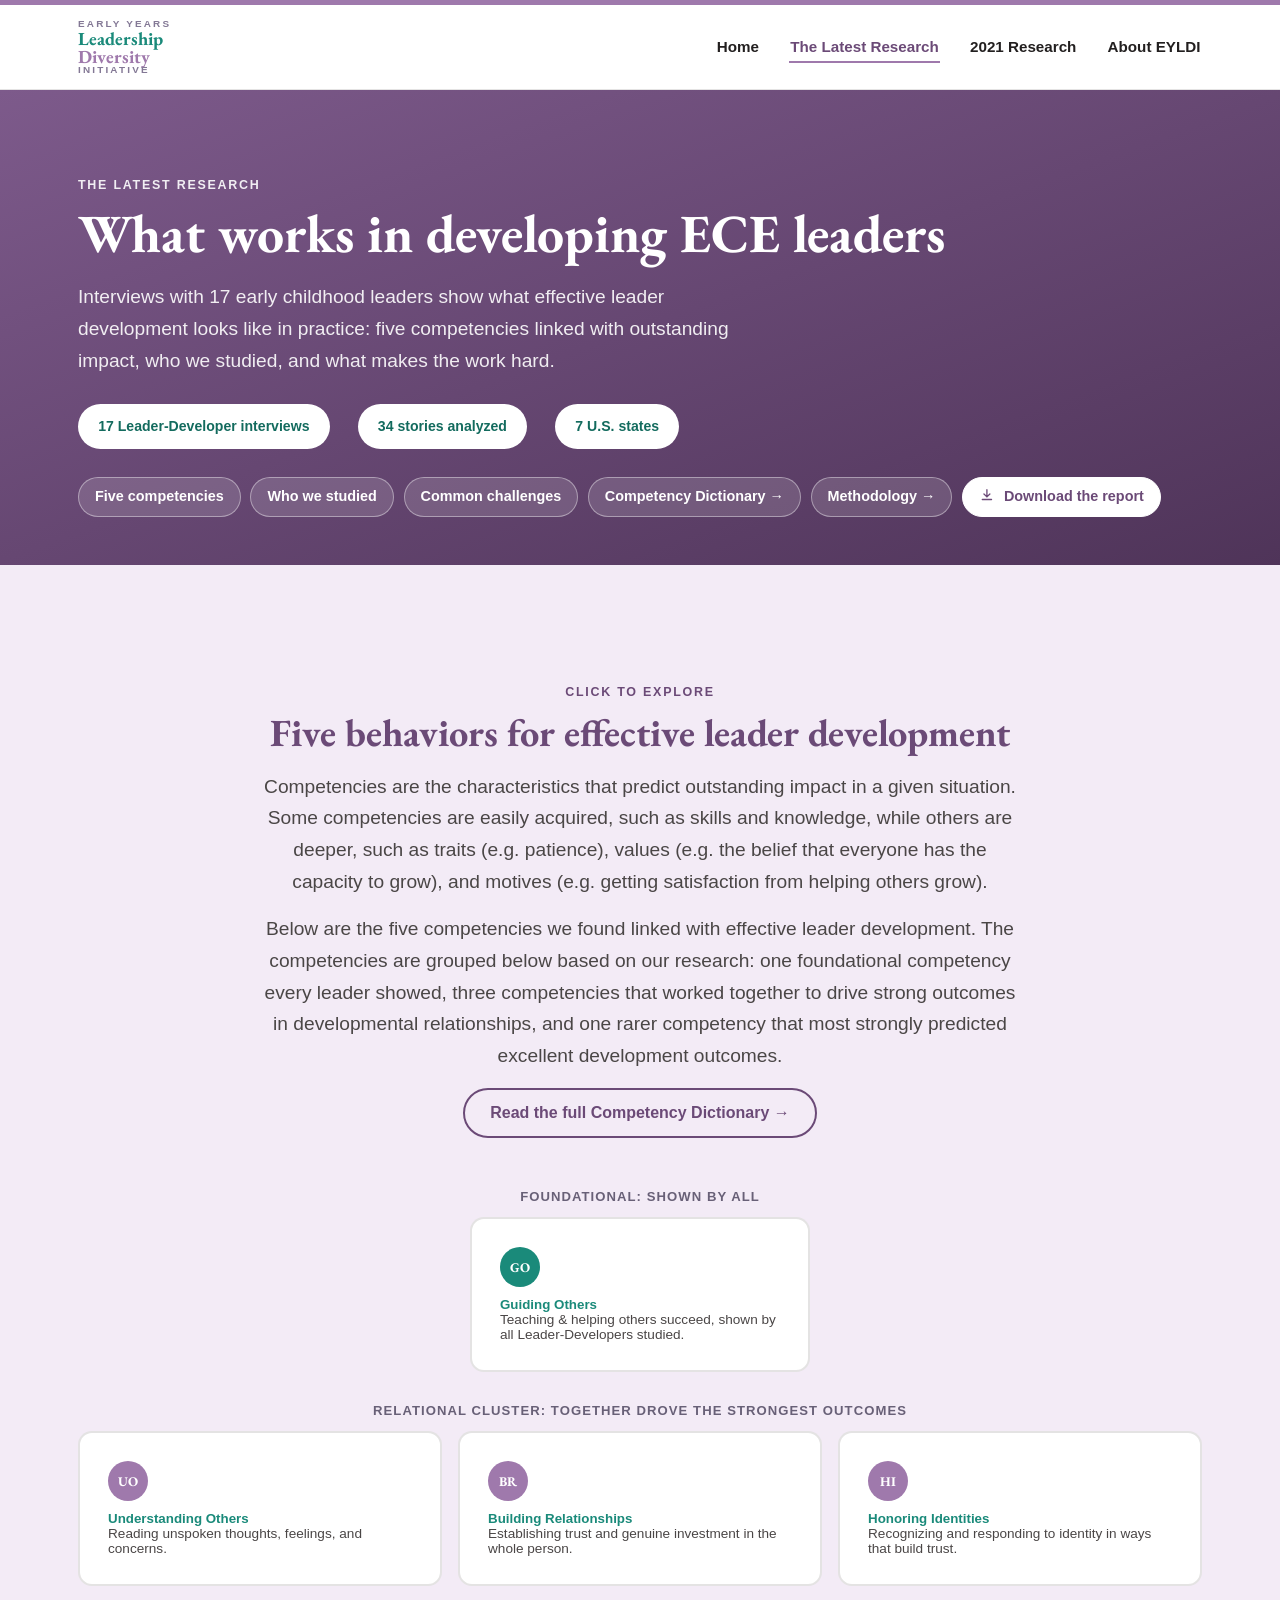
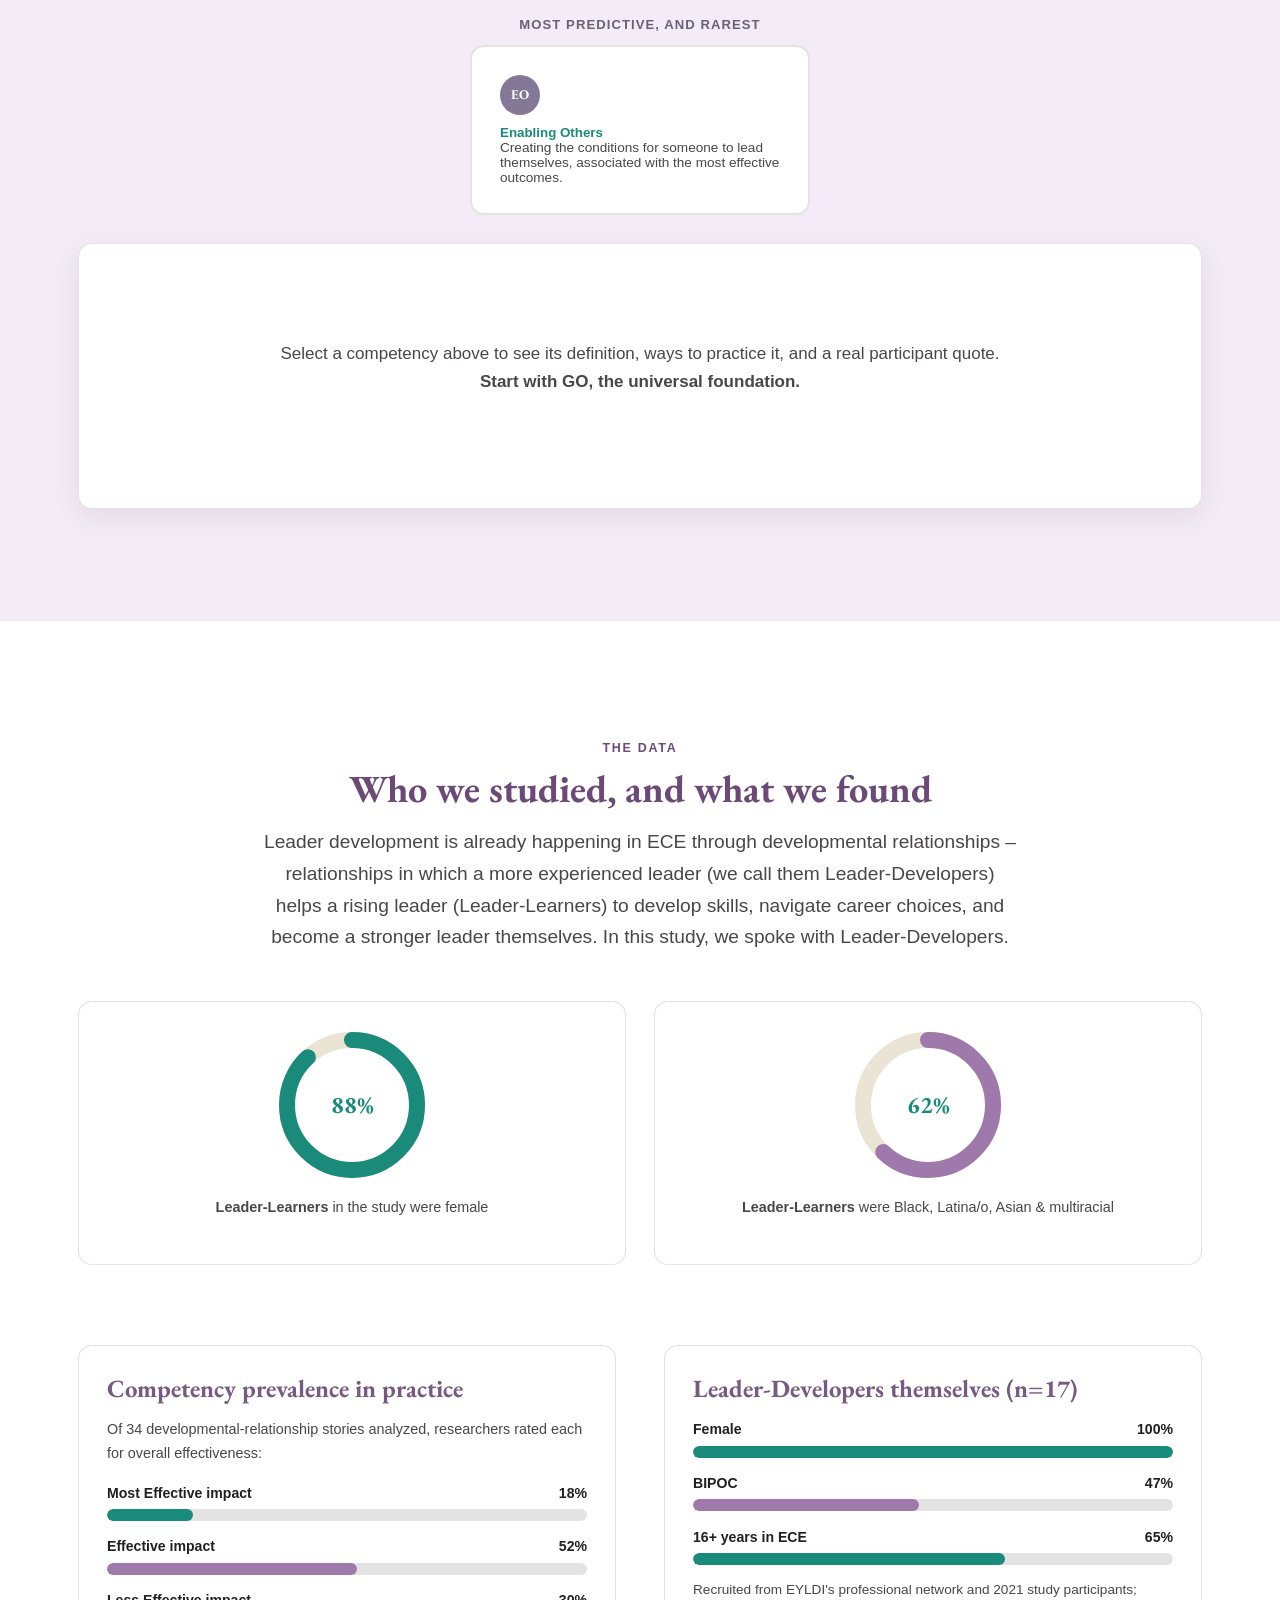
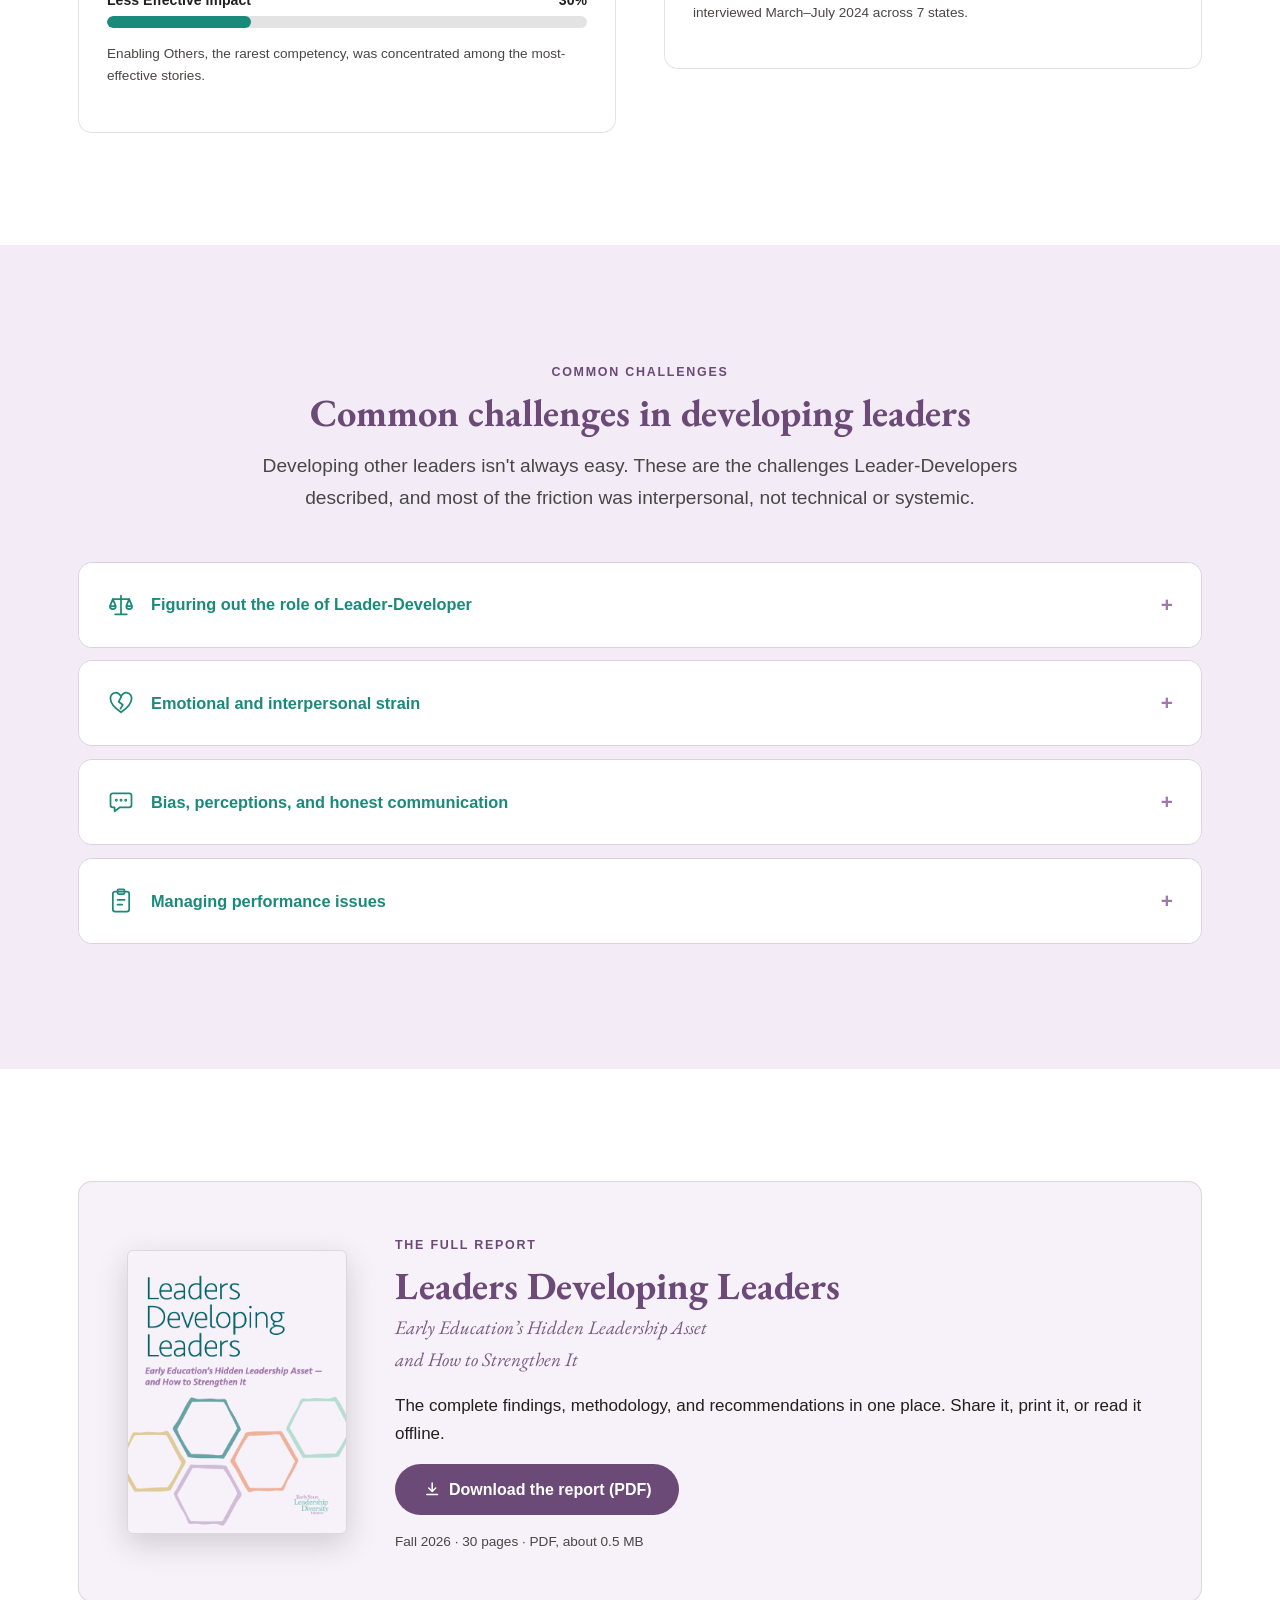
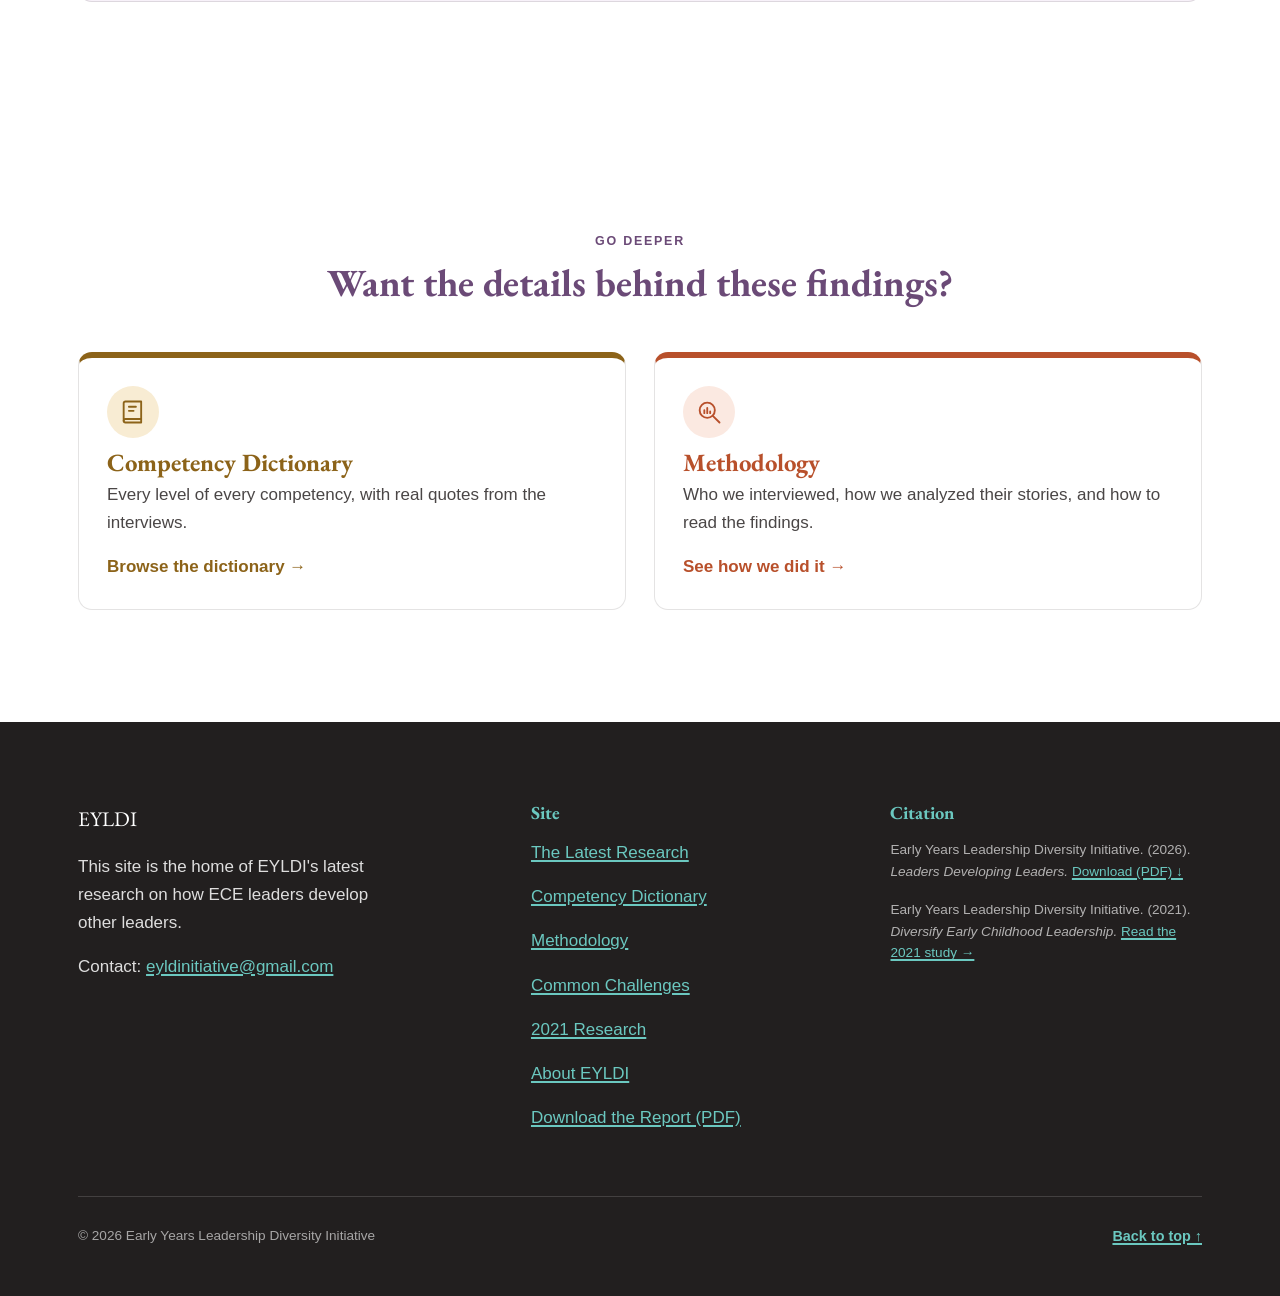
<file: latest-research.html>
<!DOCTYPE html>
<html lang="en">
<head>
<meta charset="UTF-8">
<meta name="viewport" content="width=device-width, initial-scale=1.0">
<title>The Latest Research: What Works in Developing ECE Leaders | EYLDI</title>
<meta name="description" content="What works in developing early childhood leaders: five competencies linked with effective leader development, who EYLDI studied, and the challenges leaders described.">
<link rel="preconnect" href="https://fonts.googleapis.com">
<link rel="preconnect" href="https://fonts.gstatic.com" crossorigin>
<link href="https://fonts.googleapis.com/css2?family=EB+Garamond:ital,wght@0,400;0,600;0,700;1,400;1,600&display=swap" rel="stylesheet">
<link rel="stylesheet" href="css/styles.css">
<link rel="stylesheet" href="css/research.css">
<script>
  (function () {
    var r = document.documentElement;
    if (window.matchMedia && matchMedia('(prefers-reduced-motion: reduce)').matches) return;
    r.classList.add('js');
    // failsafe: if the reveal script never runs, show everything
    setTimeout(function () { if (!window.__revealReady) r.classList.remove('js'); }, 4000);
  })();
</script>
</head>
<body data-theme="latest">
<a class="skip-link" href="#main">Skip to main content</a>

<header class="site-header">
  <nav class="nav" aria-label="Primary">
    <a class="nav-logo" href="index.html" aria-label="EYLDI home">
      <span class="l1">Early Years</span>
      <span class="l2">Leadership</span>
      <span class="l3">Diversity</span>
      <span class="l4">Initiative</span>
    </a>
    <button class="nav-toggle" aria-label="Toggle menu" aria-expanded="false">
      <span class="bar"></span>
    </button>
    <ul class="nav-links">
      <li><a href="index.html">Home</a></li>
      <li class="nav-item--dropdown">
        <a href="latest-research.html">The Latest Research</a>
        <ul class="nav-dropdown">
          <li><a href="latest-research.html#competencies">What Works: Five Competencies</a></li>
          <li><a href="competency-dictionary.html">Competency Dictionary</a></li>
          <li><a href="methodology.html">Methodology</a></li>
          <li><a href="latest-research.html#common-challenges">Common Challenges</a></li>
          <li><a href="assets/EYLDI-Leaders-Developing-Leaders-2026.pdf" download>Download the Report (PDF)</a></li>
        </ul>
      </li>
      <li><a href="research-2021.html">2021 Research</a></li>
      <li><a href="about.html">About EYLDI</a></li>
    </ul>
  </nav>
</header>

<main id="main">

  <!-- ===================== PAGE HERO ===================== -->
  <section class="hub-hero">
    <div class="container">
      <p class="section-eyebrow">The Latest Research</p>
      <h1>What works in developing ECE leaders</h1>
      <p class="lede" style="max-width: 64ch;">Interviews with 17 early childhood leaders show what effective leader development looks like in practice: five competencies linked with outstanding impact, who we studied, and what makes the work hard.</p>
      <div class="method-strip" style="justify-content:flex-start;">
        <span class="method-chip">17 Leader-Developer interviews</span>
        <span class="method-chip">34 stories analyzed</span>
        <span class="method-chip">7 U.S. states</span>
      </div>
      <nav class="page-subnav" aria-label="On this page">
        <a href="#competencies">Five competencies</a>
        <a href="#data">Who we studied</a>
        <a href="#common-challenges">Common challenges</a>
        <a href="competency-dictionary.html">Competency Dictionary &rarr;</a>
        <a href="methodology.html">Methodology &rarr;</a>
        <a href="assets/EYLDI-Leaders-Developing-Leaders-2026.pdf" download><svg class="icon icon--dl" viewBox="0 0 24 24" fill="none" stroke="currentColor" stroke-width="2" stroke-linecap="round" stroke-linejoin="round" aria-hidden="true" focusable="false"><path d="M12 4v11M7.5 10.5L12 15l4.5-4.5M5 19h14"/></svg> Download the report</a>
      </nav>
    </div>
  </section>

  <!-- ===================== COMPETENCY EXPLORER ===================== -->
  <section class="section section--cream" id="competencies">
    <div class="container">
      <div class="section-head section-head--center">
        <p class="section-eyebrow">Click to Explore</p>
        <h2>Five behaviors for effective leader development</h2>
        <p class="lede">Competencies are the characteristics that predict outstanding impact in a given situation. Some competencies are easily acquired, such as skills and knowledge, while others are deeper, such as traits (e.g. patience), values (e.g. the belief that everyone has the capacity to grow), and motives (e.g. getting satisfaction from helping others grow).</p>
        <p class="lede">Below are the five competencies we found linked with effective leader development. The competencies are grouped below based on our research: one foundational competency every leader showed, three competencies that worked together to drive strong outcomes in developmental relationships, and one rarer competency that most strongly predicted excellent development outcomes.</p>
        <p class="comp-dict-link"><a class="btn btn-secondary" href="competency-dictionary.html">Read the full Competency Dictionary →</a></p>
      </div>

      <p class="comp-cluster-label">Foundational: shown by all</p>
      <div class="comp-tier comp-tier--single">
        <button class="comp-tile" data-comp="go" aria-expanded="false">
          <span class="comp-abbr">GO</span>
          <span class="comp-name">Guiding Others</span>
          <span class="comp-hint">Teaching &amp; helping others succeed, shown by all Leader-Developers studied.</span>
        </button>
      </div>

      <p class="comp-cluster-label">Relational cluster: together drove the strongest outcomes</p>
      <div class="comp-tier comp-tier--triple">
        <button class="comp-tile" data-comp="uo" aria-expanded="false">
          <span class="comp-abbr">UO</span>
          <span class="comp-name">Understanding Others</span>
          <span class="comp-hint">Reading unspoken thoughts, feelings, and concerns.</span>
        </button>
        <button class="comp-tile" data-comp="br" aria-expanded="false">
          <span class="comp-abbr">BR</span>
          <span class="comp-name">Building Relationships</span>
          <span class="comp-hint">Establishing trust and genuine investment in the whole person.</span>
        </button>
        <button class="comp-tile" data-comp="hi" aria-expanded="false">
          <span class="comp-abbr">HI</span>
          <span class="comp-name">Honoring Identities</span>
          <span class="comp-hint">Recognizing and responding to identity in ways that build trust.</span>
        </button>
      </div>

      <p class="comp-cluster-label">Most predictive, and rarest</p>
      <div class="comp-tier comp-tier--single">
        <button class="comp-tile" data-comp="eo" aria-expanded="false">
          <span class="comp-abbr">EO</span>
          <span class="comp-name">Enabling Others</span>
          <span class="comp-hint">Creating the conditions for someone to lead themselves, associated with the most effective outcomes.</span>
        </button>
      </div>

      <div class="comp-detail" id="comp-detail" aria-live="polite">
        <p class="comp-detail-placeholder">Select a competency above to see its definition, ways to practice it, and a real participant quote. <br><strong>Start with GO, the universal foundation.</strong></p>
      </div>
    </div>
  </section>

  <!-- ===================== THE DATA ===================== -->
  <section class="section" id="data">
    <div class="container">
      <div class="section-head section-head--center">
        <p class="section-eyebrow">The Data</p>
        <h2>Who we studied, and what we found</h2>
        <p class="lede">Leader development is already happening in ECE through developmental relationships – relationships in which a more experienced leader (we call them Leader-Developers) helps a rising leader (Leader-Learners) to develop skills, navigate career choices, and become a stronger leader themselves. In this study, we spoke with Leader-Developers.</p>
      </div>

      <div class="viz-grid viz-grid--2" style="margin-bottom: var(--space-xl);">
        <div class="card donut-card">
          <div class="donut-wrap">
            <svg width="150" height="150" viewBox="0 0 150 150">
              <circle cx="75" cy="75" r="65" fill="none" stroke="#eae4d5" stroke-width="16"></circle>
              <circle class="donut-arc" data-pct="88" cx="75" cy="75" r="65" fill="none" stroke="var(--teal)" stroke-width="16" stroke-dasharray="0 408" stroke-linecap="round"></circle>
            </svg>
            <span class="donut-value">88%</span>
          </div>
          <p class="donut-label"><strong>Leader-Learners</strong> in the study were female</p>
        </div>
        <div class="card donut-card">
          <div class="donut-wrap">
            <svg width="150" height="150" viewBox="0 0 150 150">
              <circle cx="75" cy="75" r="65" fill="none" stroke="#eae4d5" stroke-width="16"></circle>
              <circle class="donut-arc" data-pct="62" cx="75" cy="75" r="65" fill="none" stroke="var(--mauve)" stroke-width="16" stroke-dasharray="0 408" stroke-linecap="round"></circle>
            </svg>
            <span class="donut-value">62%</span>
          </div>
          <p class="donut-label"><strong>Leader-Learners</strong> were Black, Latina/o, Asian &amp; multiracial</p>
        </div>
      </div>

      <div class="grid-2" style="align-items:start;">
        <div class="card">
          <h3>Competency prevalence in practice</h3>
          <p class="visually-muted" style="font-size:0.9rem;">Of 34 developmental-relationship stories analyzed, researchers rated each for overall effectiveness:</p>
          <div class="bar-compare">
            <div class="bar-label"><span>Most Effective impact</span><span>18%</span></div>
            <div class="bar-track"><div class="bar-fill" data-width="18"></div></div>
          </div>
          <div class="bar-compare mauve">
            <div class="bar-label"><span>Effective impact</span><span>52%</span></div>
            <div class="bar-track"><div class="bar-fill" data-width="52"></div></div>
          </div>
          <div class="bar-compare">
            <div class="bar-label"><span>Less Effective impact</span><span>30%</span></div>
            <div class="bar-track"><div class="bar-fill" data-width="30"></div></div>
          </div>
          <p class="visually-muted" style="font-size:0.85rem; margin-top:0.8rem;">Enabling Others, the rarest competency, was concentrated among the most-effective stories.</p>
        </div>

        <div class="card">
          <h3>Leader-Developers themselves (n=17)</h3>
          <div class="bar-compare">
            <div class="bar-label"><span>Female</span><span>100%</span></div>
            <div class="bar-track"><div class="bar-fill" data-width="100"></div></div>
          </div>
          <div class="bar-compare mauve">
            <div class="bar-label"><span>BIPOC</span><span>47%</span></div>
            <div class="bar-track"><div class="bar-fill" data-width="47"></div></div>
          </div>
          <div class="bar-compare">
            <div class="bar-label"><span>16+ years in ECE</span><span>65%</span></div>
            <div class="bar-track"><div class="bar-fill" data-width="65"></div></div>
          </div>
          <p class="visually-muted" style="font-size:0.85rem; margin-top:0.8rem;">Recruited from EYLDI's professional network and 2021 study participants; interviewed March–July 2024 across 7 states.</p>
        </div>
      </div>
    </div>
  </section>

  <!-- ===================== COMMON CHALLENGES ===================== -->
  <section class="section section--cream" id="common-challenges">
    <div class="container">
      <div class="section-head section-head--center">
        <p class="section-eyebrow">Common Challenges</p>
        <h2>Common challenges in developing leaders</h2>
        <p class="lede">Developing other leaders isn't always easy. These are the challenges Leader-Developers described, and most of the friction was interpersonal, not technical or systemic.</p>
      </div>
      <div id="accordion-list"><!-- populated by research.js --></div>
    </div>
  </section>

  <!-- ===================== FULL REPORT DOWNLOAD ===================== -->
  <section class="section" id="report">
    <div class="container">
      <div class="report-band">
        <img class="report-cover" src="assets/report-cover.png" width="587" height="760" alt="Cover of the report Leaders Developing Leaders" loading="lazy">
        <div class="report-copy">
          <p class="section-eyebrow">The Full Report</p>
          <h2>Leaders Developing Leaders</h2>
          <p class="report-sub">Early Education&rsquo;s Hidden Leadership Asset<br>and How to Strengthen It</p>
          <p>The complete findings, methodology, and recommendations in one place. Share it, print it, or read it offline.</p>
          <p><a class="btn btn-primary" href="assets/EYLDI-Leaders-Developing-Leaders-2026.pdf" download><svg class="icon icon--dl" viewBox="0 0 24 24" fill="none" stroke="currentColor" stroke-width="2" stroke-linecap="round" stroke-linejoin="round" aria-hidden="true" focusable="false"><path d="M12 4v11M7.5 10.5L12 15l4.5-4.5M5 19h14"/></svg> Download the report (PDF)</a></p>
          <p class="report-meta">Fall 2026 &middot; 30 pages &middot; PDF, about 0.5 MB</p>
        </div>
      </div>
    </div>
  </section>

  <!-- ===================== GO DEEPER ===================== -->
  <section class="section" id="go-deeper">
    <div class="container">
      <div class="section-head section-head--center">
        <p class="section-eyebrow">Go Deeper</p>
        <h2>Want the details behind these findings?</h2>
      </div>
      <div class="explore-grid">
        <a class="explore-card explore-card--dictionary" href="competency-dictionary.html">
          <span class="explore-icon" aria-hidden="true"><svg class="icon" viewBox="0 0 24 24" fill="none" stroke="currentColor" stroke-width="1.6" stroke-linecap="round" stroke-linejoin="round" aria-hidden="true" focusable="false"><path d="M4 4.5A1.5 1.5 0 0 1 5.5 3H19v15H5.5A1.5 1.5 0 0 0 4 19.5z"/><path d="M4 19.5A1.5 1.5 0 0 0 5.5 21H19v-3"/><path d="M8.5 7.5h6M8.5 11h4"/></svg></span>
          <h3>Competency Dictionary</h3>
          <p>Every level of every competency, with real quotes from the interviews.</p>
          <span class="explore-go">Browse the dictionary &rarr;</span>
        </a>
        <a class="explore-card explore-card--methodology" href="methodology.html">
          <span class="explore-icon" aria-hidden="true"><svg class="icon" viewBox="0 0 24 24" fill="none" stroke="currentColor" stroke-width="1.6" stroke-linecap="round" stroke-linejoin="round" aria-hidden="true" focusable="false"><circle cx="10.5" cy="10.5" r="6.5"/><path d="M15.5 15.5L21 21"/><path d="M8 13V10.5M10.5 13V8.5M13 13v-1.5"/></svg></span>
          <h3>Methodology</h3>
          <p>Who we interviewed, how we analyzed their stories, and how to read the findings.</p>
          <span class="explore-go">See how we did it &rarr;</span>
        </a>
      </div>
    </div>
  </section>

</main>

<footer class="site-footer">
  <div class="container">
    <div class="footer-grid">
      <div>
        <div class="footer-logo">EYLDI</div>
        <p style="max-width: 34ch;">This site is the home of EYLDI's latest research on how ECE leaders develop other leaders.</p>
        <p>Contact: <a href="mailto:eyldinitiative@gmail.com">eyldinitiative@gmail.com</a></p>
      </div>
      <div>
        <h4>Site</h4>
        <p><a href="latest-research.html">The Latest Research</a></p>
        <p><a href="competency-dictionary.html">Competency Dictionary</a></p>
        <p><a href="methodology.html">Methodology</a></p>
        <p><a href="latest-research.html#common-challenges">Common Challenges</a></p>
        <p><a href="research-2021.html">2021 Research</a></p>
        <p><a href="about.html">About EYLDI</a></p>
        <p><a href="assets/EYLDI-Leaders-Developing-Leaders-2026.pdf" download>Download the Report (PDF)</a></p>
      </div>
      <div>
        <h4>Citation</h4>
        <p class="footer-citation">Early Years Leadership Diversity Initiative. (2026). <em>Leaders Developing Leaders.</em> <a href="assets/EYLDI-Leaders-Developing-Leaders-2026.pdf" download>Download (PDF) &darr;</a></p>
        <p class="footer-citation">Early Years Leadership Diversity Initiative. (2021). <em>Diversify Early Childhood Leadership.</em> <a href="research-2021.html">Read the 2021 study →</a></p>
      </div>
    </div>
    <div class="footer-bottom">
      <span>© 2026 Early Years Leadership Diversity Initiative</span>
      <a class="back-to-top" href="#main">Back to top ↑</a>
    </div>
  </div>
</footer>

<script src="js/main.js"></script>
<script src="js/research.js"></script>
</body>
</html>
</file>
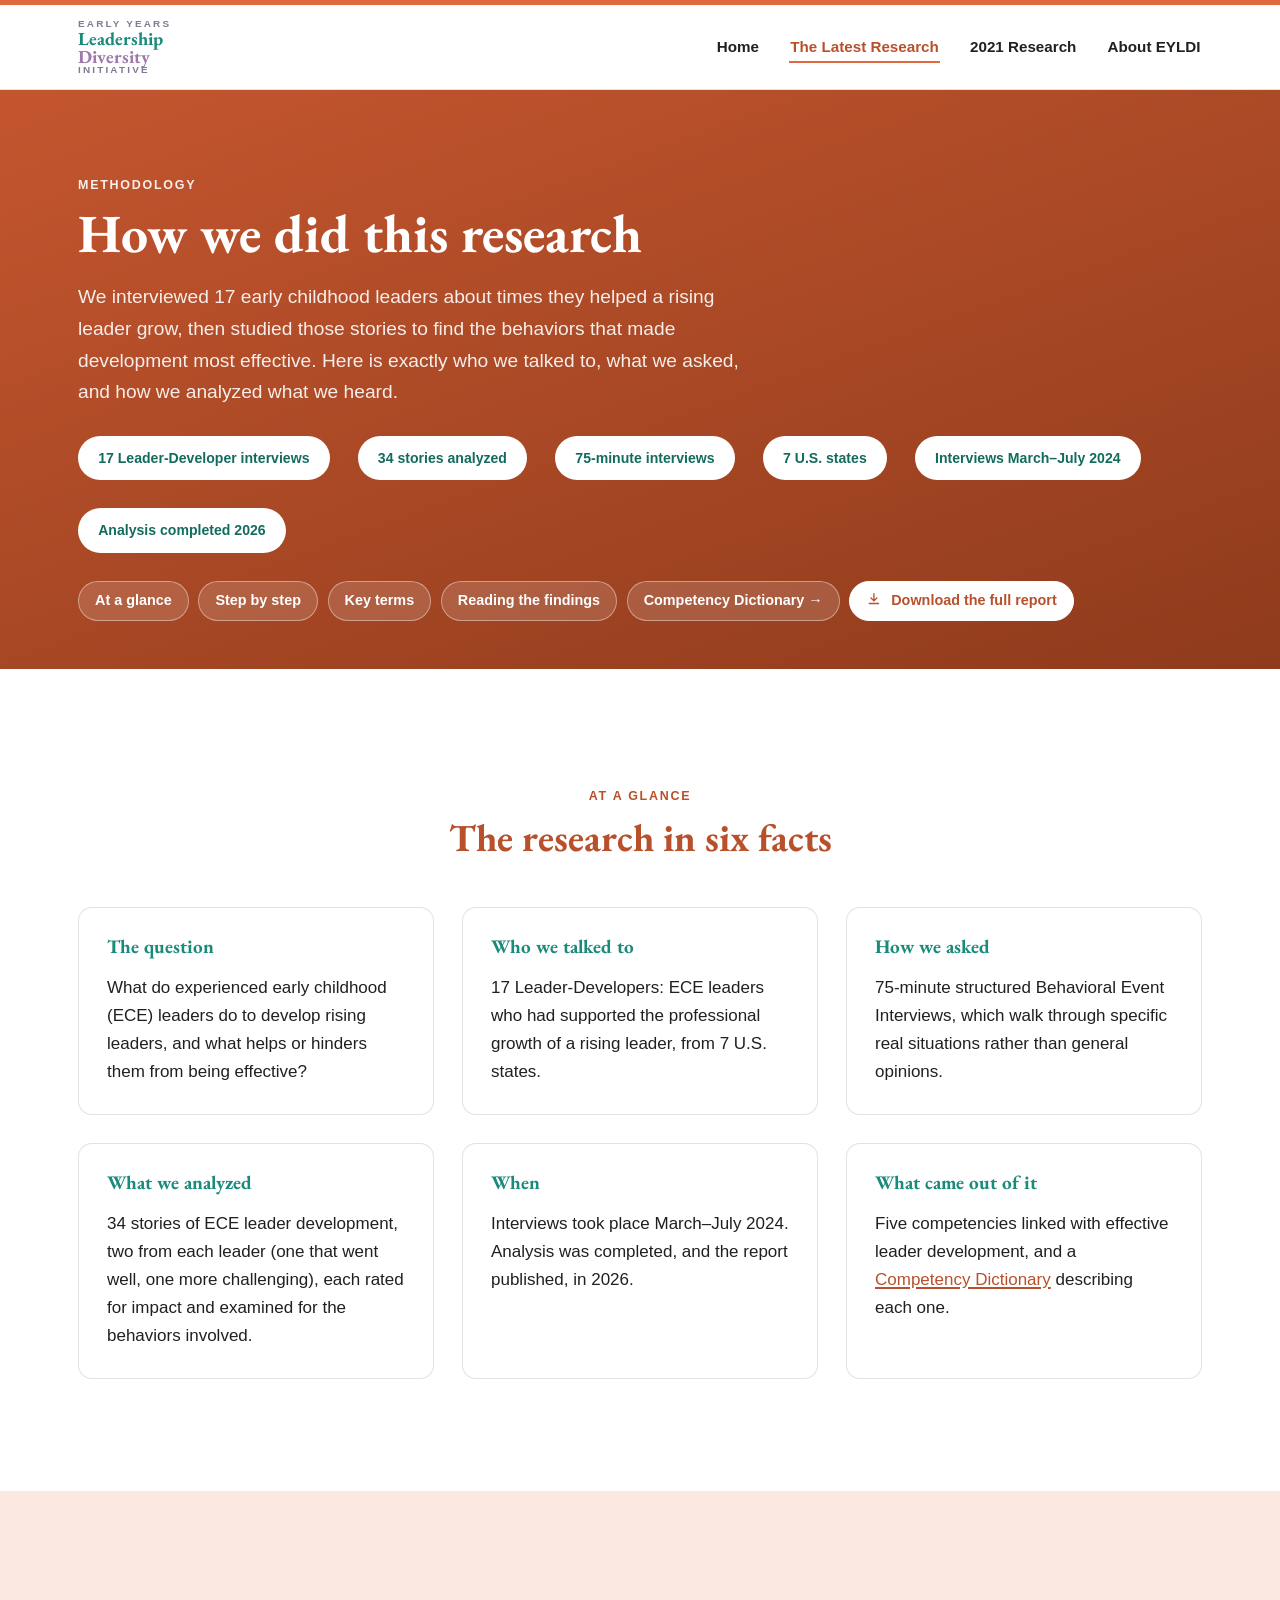
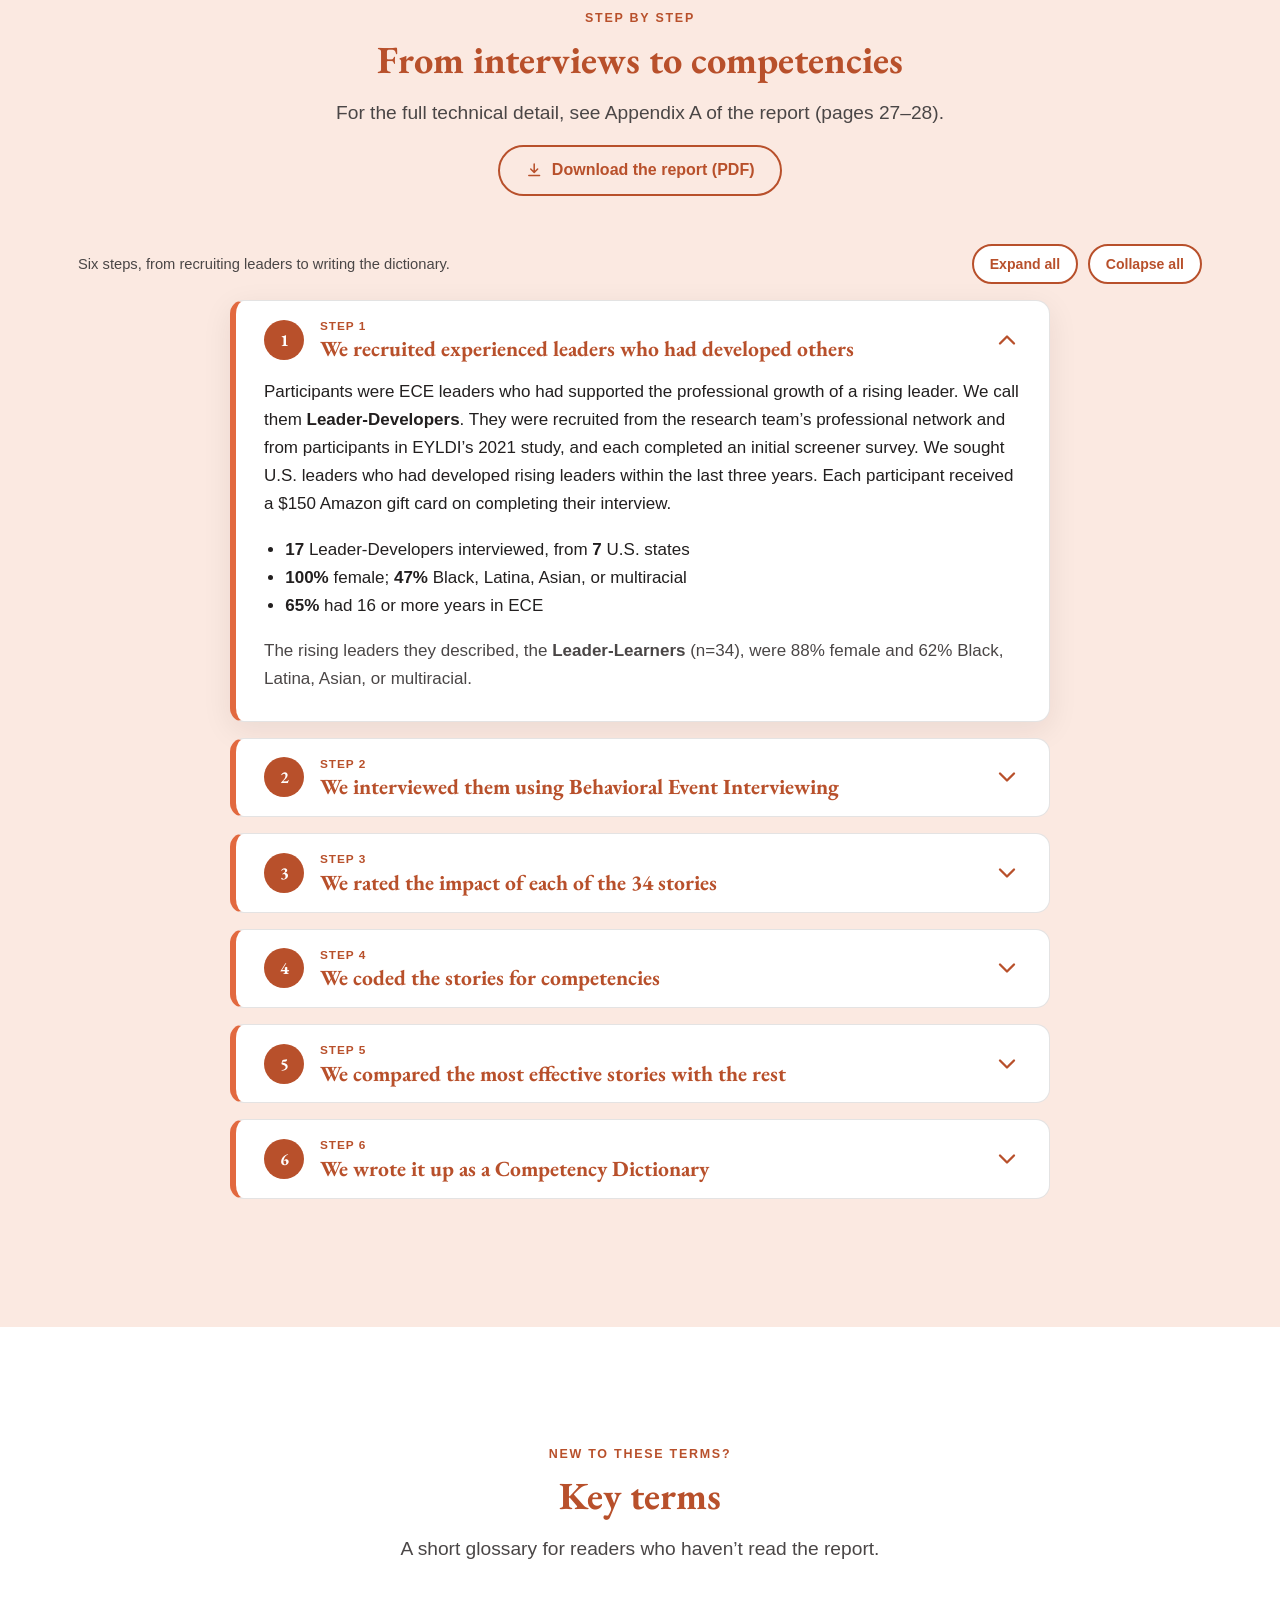
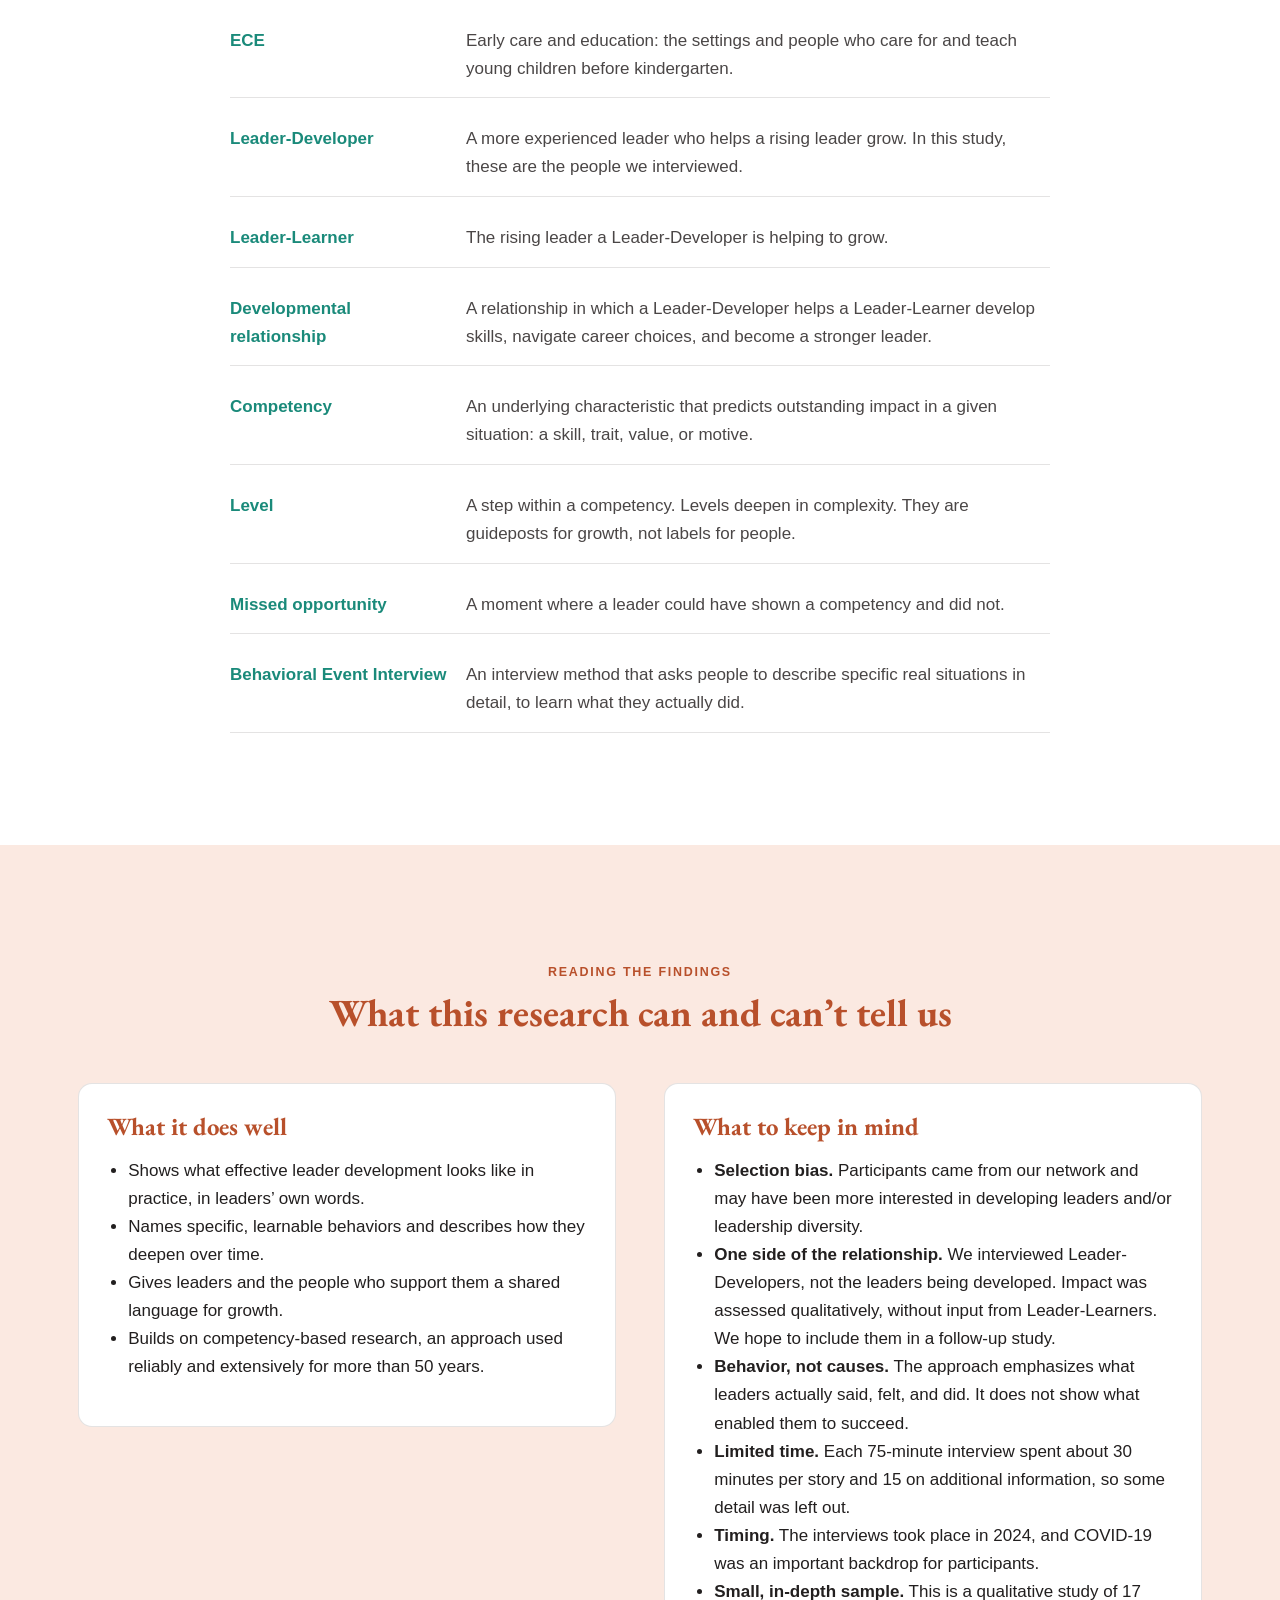
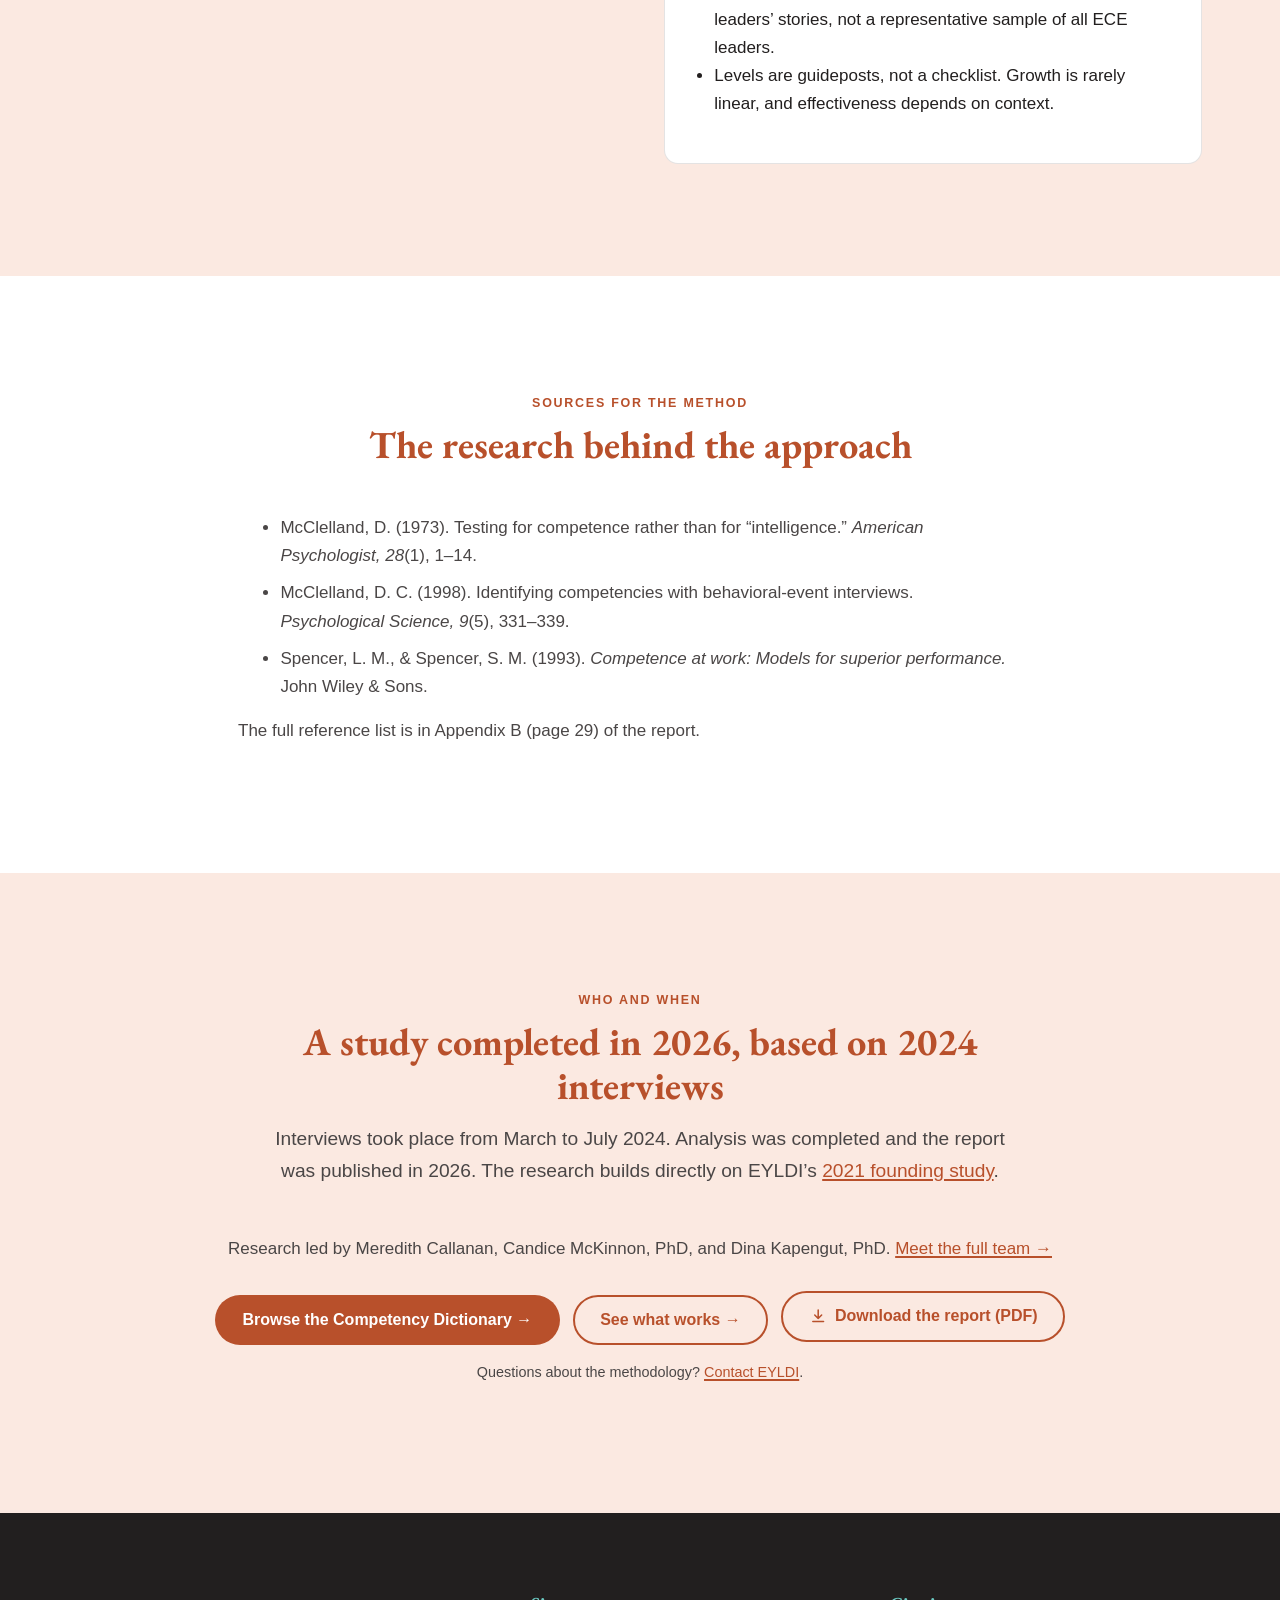
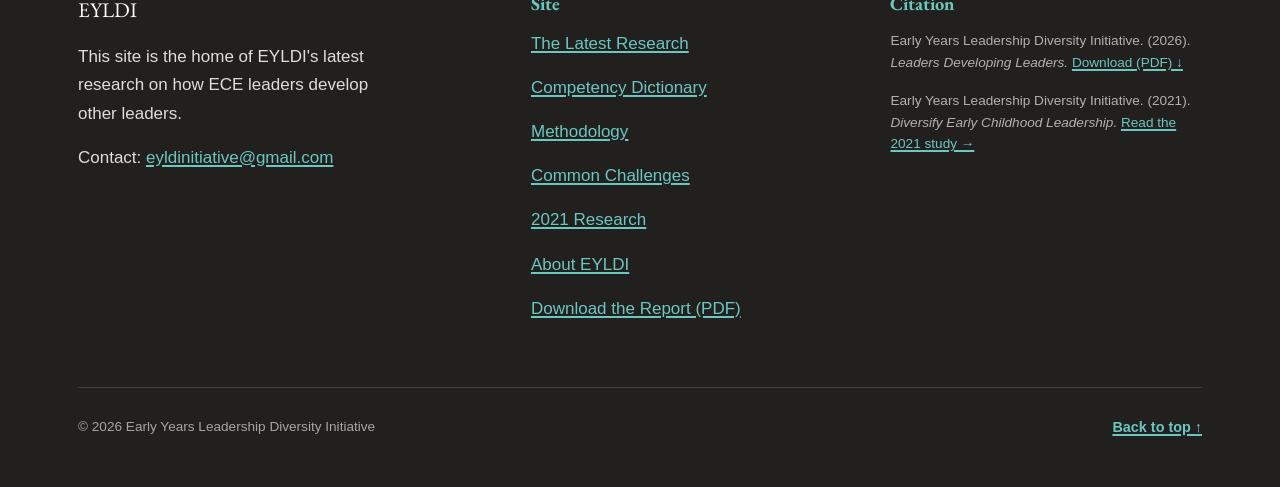
<file: methodology.html>
<!DOCTYPE html>
<html lang="en">
<head>
<meta charset="UTF-8">
<meta name="viewport" content="width=device-width, initial-scale=1.0">
<title>Methodology | EYLDI</title>
<meta name="description" content="How EYLDI&#x27;s latest research was done: who we interviewed, how we interviewed them, how we analyzed 34 stories of leader development, and how the Competency Dictionary was built.">
<link rel="preconnect" href="https://fonts.googleapis.com">
<link rel="preconnect" href="https://fonts.gstatic.com" crossorigin>
<link href="https://fonts.googleapis.com/css2?family=EB+Garamond:ital,wght@0,400;0,600;0,700;1,400;1,600&display=swap" rel="stylesheet">
<link rel="stylesheet" href="css/styles.css">
<link rel="stylesheet" href="css/research.css">
<script>
  (function () {
    var r = document.documentElement;
    if (window.matchMedia && matchMedia('(prefers-reduced-motion: reduce)').matches) return;
    r.classList.add('js');
    // failsafe: if the reveal script never runs, show everything
    setTimeout(function () { if (!window.__revealReady) r.classList.remove('js'); }, 4000);
  })();
</script>
</head>
<body data-theme="methodology">
<a class="skip-link" href="#main">Skip to main content</a>

<header class="site-header">
  <nav class="nav" aria-label="Primary">
    <a class="nav-logo" href="index.html" aria-label="EYLDI home">
      <span class="l1">Early Years</span>
      <span class="l2">Leadership</span>
      <span class="l3">Diversity</span>
      <span class="l4">Initiative</span>
    </a>
    <button class="nav-toggle" aria-label="Toggle menu" aria-expanded="false">
      <span class="bar"></span>
    </button>
    <ul class="nav-links">
      <li><a href="index.html">Home</a></li>
      <li class="nav-item--dropdown">
        <a href="latest-research.html">The Latest Research</a>
        <ul class="nav-dropdown">
          <li><a href="latest-research.html#competencies">What Works: Five Competencies</a></li>
          <li><a href="competency-dictionary.html">Competency Dictionary</a></li>
          <li><a href="methodology.html">Methodology</a></li>
          <li><a href="latest-research.html#common-challenges">Common Challenges</a></li>
          <li><a href="assets/EYLDI-Leaders-Developing-Leaders-2026.pdf" download>Download the Report (PDF)</a></li>
        </ul>
      </li>
      <li><a href="research-2021.html">2021 Research</a></li>
      <li><a href="about.html">About EYLDI</a></li>
    </ul>
  </nav>
</header>

<main id="main">

  <section class="hub-hero">
    <div class="container">
      <p class="section-eyebrow">Methodology</p>
      <h1>How we did this research</h1>
      <p class="lede" style="max-width: 64ch;">We interviewed 17 early childhood leaders about times they helped a rising leader grow, then studied those stories to find the behaviors that made development most effective. Here is exactly who we talked to, what we asked, and how we analyzed what we heard.</p>
      <div class="method-strip" style="justify-content:flex-start;">
        <span class="method-chip">17 Leader-Developer interviews</span>
        <span class="method-chip">34 stories analyzed</span>
        <span class="method-chip">75-minute interviews</span>
        <span class="method-chip">7 U.S. states</span>
        <span class="method-chip">Interviews March&ndash;July 2024</span>
        <span class="method-chip">Analysis completed 2026</span>
      </div>
      <nav class="page-subnav" aria-label="On this page">
        <a href="#at-a-glance">At a glance</a>
        <a href="#steps">Step by step</a>
        <a href="#key-terms">Key terms</a>
        <a href="#limits">Reading the findings</a>
        <a href="competency-dictionary.html">Competency Dictionary &rarr;</a>
        <a href="assets/EYLDI-Leaders-Developing-Leaders-2026.pdf" download><svg class="icon icon--dl" viewBox="0 0 24 24" fill="none" stroke="currentColor" stroke-width="2" stroke-linecap="round" stroke-linejoin="round" aria-hidden="true" focusable="false"><path d="M12 4v11M7.5 10.5L12 15l4.5-4.5M5 19h14"/></svg> Download the full report</a>
      </nav>
    </div>
  </section>

  <!--
    Source: Leaders Developing Leaders (final, Fall 2026), "About Our Study" (p. 6), Part I (p. 7) and
    Appendix A: Competency Assessment Approach and Methodology (pp. 27-28). Keep in sync with the report.
    Still to confirm with the team: consent / confidentiality language, if any should appear on the site.
  -->

  <section class="section" id="at-a-glance">
    <div class="container">
      <div class="section-head section-head--center">
        <p class="section-eyebrow">At a Glance</p>
        <h2>The research in six facts</h2>
      </div>
      <div class="fact-grid">
        <div class="card fact"><h3>The question</h3><p>What do experienced early childhood (ECE) leaders do to develop rising leaders, and what helps or hinders them from being effective?</p></div>
        <div class="card fact"><h3>Who we talked to</h3><p>17 Leader-Developers: ECE leaders who had supported the professional growth of a rising leader, from 7 U.S. states.</p></div>
        <div class="card fact"><h3>How we asked</h3><p>75-minute structured Behavioral Event Interviews, which walk through specific real situations rather than general opinions.</p></div>
        <div class="card fact"><h3>What we analyzed</h3><p>34 stories of ECE leader development, two from each leader (one that went well, one more challenging), each rated for impact and examined for the behaviors involved.</p></div>
        <div class="card fact"><h3>When</h3><p>Interviews took place March&ndash;July 2024. Analysis was completed, and the report published, in 2026.</p></div>
        <div class="card fact"><h3>What came out of it</h3><p>Five competencies linked with effective leader development, and a <a href="competency-dictionary.html">Competency Dictionary</a> describing each one.</p></div>
      </div>
    </div>
  </section>

  <section class="section section--cream" id="steps">
    <div class="container">
      <div class="section-head section-head--center">
        <p class="section-eyebrow">Step by Step</p>
        <h2>From interviews to competencies</h2>
        <p class="lede">For the full technical detail, see Appendix A of the report (pages 27&ndash;28).</p>
        <p><a class="btn btn-secondary" href="assets/EYLDI-Leaders-Developing-Leaders-2026.pdf" download><svg class="icon icon--dl" viewBox="0 0 24 24" fill="none" stroke="currentColor" stroke-width="2" stroke-linecap="round" stroke-linejoin="round" aria-hidden="true" focusable="false"><path d="M12 4v11M7.5 10.5L12 15l4.5-4.5M5 19h14"/></svg> Download the report (PDF)</a></p>
      </div>

      <div class="acc-controls">
        <span class="acc-hint">Six steps, from recruiting leaders to writing the dictionary.</span>
        <button type="button" class="acc-btn" data-acc="open" data-acc-target="#step-list">Expand all</button>
        <button type="button" class="acc-btn" data-acc="close" data-acc-target="#step-list">Collapse all</button>
      </div>
      <div class="method-detail" id="step-list">
        <details class="acc" open><summary class="acc-summary"><span class="method-step-num" aria-hidden="true">1</span><span class="acc-title"><span class="acc-kicker">Step 1</span><span class="acc-name">We recruited experienced leaders who had developed others</span></span><svg class="acc-chevron" viewBox="0 0 24 24" fill="none" stroke="currentColor" stroke-width="2" stroke-linecap="round" stroke-linejoin="round" aria-hidden="true" focusable="false"><path d="M6 9l6 6 6-6"/></svg></summary><div class="acc-body">
            <p>Participants were ECE leaders who had supported the professional growth of a rising leader. We call them <strong>Leader-Developers</strong>. They were recruited from the research team&rsquo;s professional network and from participants in EYLDI&rsquo;s 2021 study, and each completed an initial screener survey. We sought U.S. leaders who had developed rising leaders within the last three years. Each participant received a $150 Amazon gift card on completing their interview.</p>
            <ul>
              <li><strong>17</strong> Leader-Developers interviewed, from <strong>7</strong> U.S. states</li>
              <li><strong>100%</strong> female; <strong>47%</strong> Black, Latina, Asian, or multiracial</li>
              <li><strong>65%</strong> had 16 or more years in ECE</li>
            </ul>
            <p class="visually-muted">The rising leaders they described, the <strong>Leader-Learners</strong> (n=34), were 88% female and 62% Black, Latina, Asian, or multiracial.</p>
          </div></details>
        <details class="acc"><summary class="acc-summary"><span class="method-step-num" aria-hidden="true">2</span><span class="acc-title"><span class="acc-kicker">Step 2</span><span class="acc-name">We interviewed them using Behavioral Event Interviewing</span></span><svg class="acc-chevron" viewBox="0 0 24 24" fill="none" stroke="currentColor" stroke-width="2" stroke-linecap="round" stroke-linejoin="round" aria-hidden="true" focusable="false"><path d="M6 9l6 6 6-6"/></svg></summary><div class="acc-body">
            <p>Each interview was a 75-minute structured conversation using a Behavioral Event Interview protocol, an approach built on the idea that past behavior helps predict future performance. It asks people to walk through specific, real situations step by step, not to describe what they believe is good practice. That keeps the focus on what leaders <em>actually did</em>.</p>
            <p>Each Leader-Developer described <strong>two recent situations</strong> in which they were working to develop a Leader-Learner: one they considered effective and successful, and one where they felt frustrated by the outcome. For each, they shared what they <strong>said, did, felt, and thought</strong>. We asked, but did not require, that at least one story involve a cross-race/ethnicity relationship.</p>
            <p>Interviews were held between <strong>March and July 2024</strong>. Each was recorded, transcribed, and read by members of the research team.</p>
          </div></details>
        <details class="acc"><summary class="acc-summary"><span class="method-step-num" aria-hidden="true">3</span><span class="acc-title"><span class="acc-kicker">Step 3</span><span class="acc-name">We rated the impact of each of the 34 stories</span></span><svg class="acc-chevron" viewBox="0 0 24 24" fill="none" stroke="currentColor" stroke-width="2" stroke-linecap="round" stroke-linejoin="round" aria-hidden="true" focusable="false"><path d="M6 9l6 6 6-6"/></svg></summary><div class="acc-body">
            <p>The first review of the data assessed the impact the Leader-Developer had in each story. Every researcher read and rated each story, and then the whole team agreed on a final rating by group consensus. The scale had three points: <strong>Most Effective, Effective, or Less Effective</strong>. Ratings drew on two criteria:</p>
            <ul>
              <li>the Leader-Developer&rsquo;s own perception of their impact, and</li>
              <li>the team&rsquo;s assessment of that impact, considering the length of the relationship (for example, whether it ended after a frustrating experience, or the Leader-Learner kept reaching out for support) and the value the Leader-Developer provided.</li>
            </ul>
            <p>Because both views counted, the ratings were more evenly spread than a simple split of &ldquo;effective&rdquo; and &ldquo;frustrating&rdquo; stories would suggest:</p>
            <div class="bar-compare"><div class="bar-label"><span>Most Effective (6 stories)</span><span>18%</span></div><div class="bar-track"><div class="bar-fill" data-width="18"></div></div></div>
            <div class="bar-compare mauve"><div class="bar-label"><span>Effective (17 stories)</span><span>52%</span></div><div class="bar-track"><div class="bar-fill" data-width="52"></div></div></div>
            <div class="bar-compare"><div class="bar-label"><span>Less Effective (10 stories)</span><span>30%</span></div><div class="bar-track"><div class="bar-fill" data-width="30"></div></div></div>
            <p class="visually-muted">This is not about labeling leaders. It is about clarifying the impact they had in the situations they shared with us.</p>
          </div></details>
        <details class="acc"><summary class="acc-summary"><span class="method-step-num" aria-hidden="true">4</span><span class="acc-title"><span class="acc-kicker">Step 4</span><span class="acc-name">We coded the stories for competencies</span></span><svg class="acc-chevron" viewBox="0 0 24 24" fill="none" stroke="currentColor" stroke-width="2" stroke-linecap="round" stroke-linejoin="round" aria-hidden="true" focusable="false"><path d="M6 9l6 6 6-6"/></svg></summary><div class="acc-body">
            <p>To identify what Leader-Developers did to help others become stronger, we used the concept of <strong>competencies</strong>, first pioneered by David McClelland: the underlying characteristics that predict outstanding impact in a given situation. Some are easily acquired, such as skills and knowledge. Others are deeper, such as traits (e.g. patience), values (e.g. the belief that everyone has the capacity to grow), and motives (e.g. getting satisfaction from helping others grow).</p>
            <p>Each competency exists in degrees of complexity and was coded at different <strong>levels</strong>. For example, <em>Guiding Others</em> was coded at a lower level for giving short-term, job-oriented instruction or demonstration, at a moderate level for customized suggestions or individualized advice, and at a high level for specific positive and/or mixed feedback that enables growth. We also noted <strong>missed opportunities</strong>, or negative examples, of each competency.</p>
            <p>We first coded against the Spencer Competency Dictionary, then refined the competencies to improve how well they accounted for the behaviors that set stories apart in impact. This produced <strong>five core competencies</strong>: Guiding Others, Understanding Others, Building Relationships, Honoring Identities, and Enabling Others.</p>
          </div></details>
        <details class="acc"><summary class="acc-summary"><span class="method-step-num" aria-hidden="true">5</span><span class="acc-title"><span class="acc-kicker">Step 5</span><span class="acc-name">We compared the most effective stories with the rest</span></span><svg class="acc-chevron" viewBox="0 0 24 24" fill="none" stroke="currentColor" stroke-width="2" stroke-linecap="round" stroke-linejoin="round" aria-hidden="true" focusable="false"><path d="M6 9l6 6 6-6"/></svg></summary><div class="acc-body">
            <p>We scored each story for the <strong>highest-level behaviors</strong> the Leader-Developer showed in each competency. Using these scaled levels, we could assess which competencies were demonstrated at statistically higher levels by leaders achieving Most Effective impact.</p>
            <p>That comparison is why the competencies are grouped as they are on this site: <strong>Guiding Others</strong> was the foundational competency; <strong>Understanding Others, Building Relationships, and Honoring Identities</strong> worked together to drive strong outcomes; and <strong>Enabling Others</strong>, less common, was associated with the most effective outcomes.</p>
          </div></details>
        <details class="acc"><summary class="acc-summary"><span class="method-step-num" aria-hidden="true">6</span><span class="acc-title"><span class="acc-kicker">Step 6</span><span class="acc-name">We wrote it up as a Competency Dictionary</span></span><svg class="acc-chevron" viewBox="0 0 24 24" fill="none" stroke="currentColor" stroke-width="2" stroke-linecap="round" stroke-linejoin="round" aria-hidden="true" focusable="false"><path d="M6 9l6 6 6-6"/></svg></summary><div class="acc-body">
            <p>For each competency, the <a href="competency-dictionary.html">Competency Dictionary</a> gives a definition, the behaviors seen at each level, and quotes from the interviews that show the competency in real settings, along with the missed opportunities described above.</p>
            <p>The dictionary also includes Managing Performance, a related competency about holding others accountable to a standard of performance.</p>
          </div></details>
      </div>
    </div>
  </section>

  <section class="section" id="key-terms">
    <div class="container">
      <div class="section-head section-head--center">
        <p class="section-eyebrow">New to These Terms?</p>
        <h2>Key terms</h2>
        <p class="lede">A short glossary for readers who haven&rsquo;t read the report.</p>
      </div>
      <dl class="glossary">
        <div><dt>ECE</dt><dd>Early care and education: the settings and people who care for and teach young children before kindergarten.</dd></div>
        <div><dt>Leader-Developer</dt><dd>A more experienced leader who helps a rising leader grow. In this study, these are the people we interviewed.</dd></div>
        <div><dt>Leader-Learner</dt><dd>The rising leader a Leader-Developer is helping to grow.</dd></div>
        <div><dt>Developmental relationship</dt><dd>A relationship in which a Leader-Developer helps a Leader-Learner develop skills, navigate career choices, and become a stronger leader.</dd></div>
        <div><dt>Competency</dt><dd>An underlying characteristic that predicts outstanding impact in a given situation: a skill, trait, value, or motive.</dd></div>
        <div><dt>Level</dt><dd>A step within a competency. Levels deepen in complexity. They are guideposts for growth, not labels for people.</dd></div>
        <div><dt>Missed opportunity</dt><dd>A moment where a leader could have shown a competency and did not.</dd></div>
        <div><dt>Behavioral Event Interview</dt><dd>An interview method that asks people to describe specific real situations in detail, to learn what they actually did.</dd></div>
      </dl>
    </div>
  </section>

  <section class="section section--cream" id="limits">
    <div class="container">
      <div class="section-head section-head--center">
        <p class="section-eyebrow">Reading the Findings</p>
        <h2>What this research can and can&rsquo;t tell us</h2>
      </div>
      <div class="grid-2" style="align-items:start;">
        <div class="card">
          <h3>What it does well</h3>
          <ul>
            <li>Shows what effective leader development looks like in practice, in leaders&rsquo; own words.</li>
            <li>Names specific, learnable behaviors and describes how they deepen over time.</li>
            <li>Gives leaders and the people who support them a shared language for growth.</li>
            <li>Builds on competency-based research, an approach used reliably and extensively for more than 50 years.</li>
          </ul>
        </div>
        <div class="card">
          <h3>What to keep in mind</h3>
          <ul>
            <li><strong>Selection bias.</strong> Participants came from our network and may have been more interested in developing leaders and/or leadership diversity.</li>
            <li><strong>One side of the relationship.</strong> We interviewed Leader-Developers, not the leaders being developed. Impact was assessed qualitatively, without input from Leader-Learners. We hope to include them in a follow-up study.</li>
            <li><strong>Behavior, not causes.</strong> The approach emphasizes what leaders actually said, felt, and did. It does not show what enabled them to succeed.</li>
            <li><strong>Limited time.</strong> Each 75-minute interview spent about 30 minutes per story and 15 on additional information, so some detail was left out.</li>
            <li><strong>Timing.</strong> The interviews took place in 2024, and COVID-19 was an important backdrop for participants.</li>
            <li><strong>Small, in-depth sample.</strong> This is a qualitative study of 17 leaders&rsquo; stories, not a representative sample of all ECE leaders.</li>
            <li>Levels are guideposts, not a checklist. Growth is rarely linear, and effectiveness depends on context.</li>
          </ul>
        </div>
      </div>
    </div>
  </section>

  <section class="section" id="sources">
    <div class="container dict-container">
      <div class="section-head section-head--center">
        <p class="section-eyebrow">Sources for the Method</p>
        <h2>The research behind the approach</h2>
      </div>
      <ul class="source-list">
        <li>McClelland, D. (1973). Testing for competence rather than for &ldquo;intelligence.&rdquo; <em>American Psychologist, 28</em>(1), 1&ndash;14.</li>
        <li>McClelland, D. C. (1998). Identifying competencies with behavioral-event interviews. <em>Psychological Science, 9</em>(5), 331&ndash;339.</li>
        <li>Spencer, L. M., &amp; Spencer, S. M. (1993). <em>Competence at work: Models for superior performance.</em> John Wiley &amp; Sons.</li>
      </ul>
      <p class="visually-muted">The full reference list is in Appendix B (page 29) of the report.</p>
    </div>
  </section>

  <section class="section section--cream" id="team-and-timeline">
    <div class="container">
      <div class="section-head section-head--center">
        <p class="section-eyebrow">Who and When</p>
        <h2>A study completed in 2026, based on 2024 interviews</h2>
        <p class="lede">Interviews took place from March to July 2024. Analysis was completed and the report was published in 2026. The research builds directly on EYLDI&rsquo;s <a href="research-2021.html">2021 founding study</a>.</p>
      </div>
      <p class="text-center visually-muted">Research led by Meredith Callanan, Candice McKinnon, PhD, and Dina Kapengut, PhD. <a href="about.html#team">Meet the full team &rarr;</a></p>
      <p class="text-center" style="margin-top: var(--space-md);">
        <a class="btn btn-primary" href="competency-dictionary.html">Browse the Competency Dictionary &rarr;</a>
        <a class="btn btn-secondary" href="latest-research.html#competencies">See what works &rarr;</a>
        <a class="btn btn-secondary" href="assets/EYLDI-Leaders-Developing-Leaders-2026.pdf" download><svg class="icon icon--dl" viewBox="0 0 24 24" fill="none" stroke="currentColor" stroke-width="2" stroke-linecap="round" stroke-linejoin="round" aria-hidden="true" focusable="false"><path d="M12 4v11M7.5 10.5L12 15l4.5-4.5M5 19h14"/></svg> Download the report (PDF)</a>
      </p>
      <p class="text-center visually-muted" style="font-size:0.9rem;">Questions about the methodology? <a href="mailto:eyldinitiative@gmail.com?subject=Question%20about%20EYLDI%20methodology">Contact EYLDI</a>.</p>
    </div>
  </section>

</main>

<footer class="site-footer">
  <div class="container">
    <div class="footer-grid">
      <div>
        <div class="footer-logo">EYLDI</div>
        <p style="max-width: 34ch;">This site is the home of EYLDI's latest research on how ECE leaders develop other leaders.</p>
        <p>Contact: <a href="mailto:eyldinitiative@gmail.com">eyldinitiative@gmail.com</a></p>
      </div>
      <div>
        <h4>Site</h4>
        <p><a href="latest-research.html">The Latest Research</a></p>
        <p><a href="competency-dictionary.html">Competency Dictionary</a></p>
        <p><a href="methodology.html">Methodology</a></p>
        <p><a href="latest-research.html#common-challenges">Common Challenges</a></p>
        <p><a href="research-2021.html">2021 Research</a></p>
        <p><a href="about.html">About EYLDI</a></p>
        <p><a href="assets/EYLDI-Leaders-Developing-Leaders-2026.pdf" download>Download the Report (PDF)</a></p>
      </div>
      <div>
        <h4>Citation</h4>
        <p class="footer-citation">Early Years Leadership Diversity Initiative. (2026). <em>Leaders Developing Leaders.</em> <a href="assets/EYLDI-Leaders-Developing-Leaders-2026.pdf" download>Download (PDF) &darr;</a></p>
        <p class="footer-citation">Early Years Leadership Diversity Initiative. (2021). <em>Diversify Early Childhood Leadership.</em> <a href="research-2021.html">Read the 2021 study →</a></p>
      </div>
    </div>
    <div class="footer-bottom">
      <span>© 2026 Early Years Leadership Diversity Initiative</span>
      <a class="back-to-top" href="#main">Back to top ↑</a>
    </div>
  </div>
</footer>

<script src="js/research.js"></script>

<script src="js/main.js"></script>
<script src="js/accordion.js"></script>
</body>
</html>
</file>
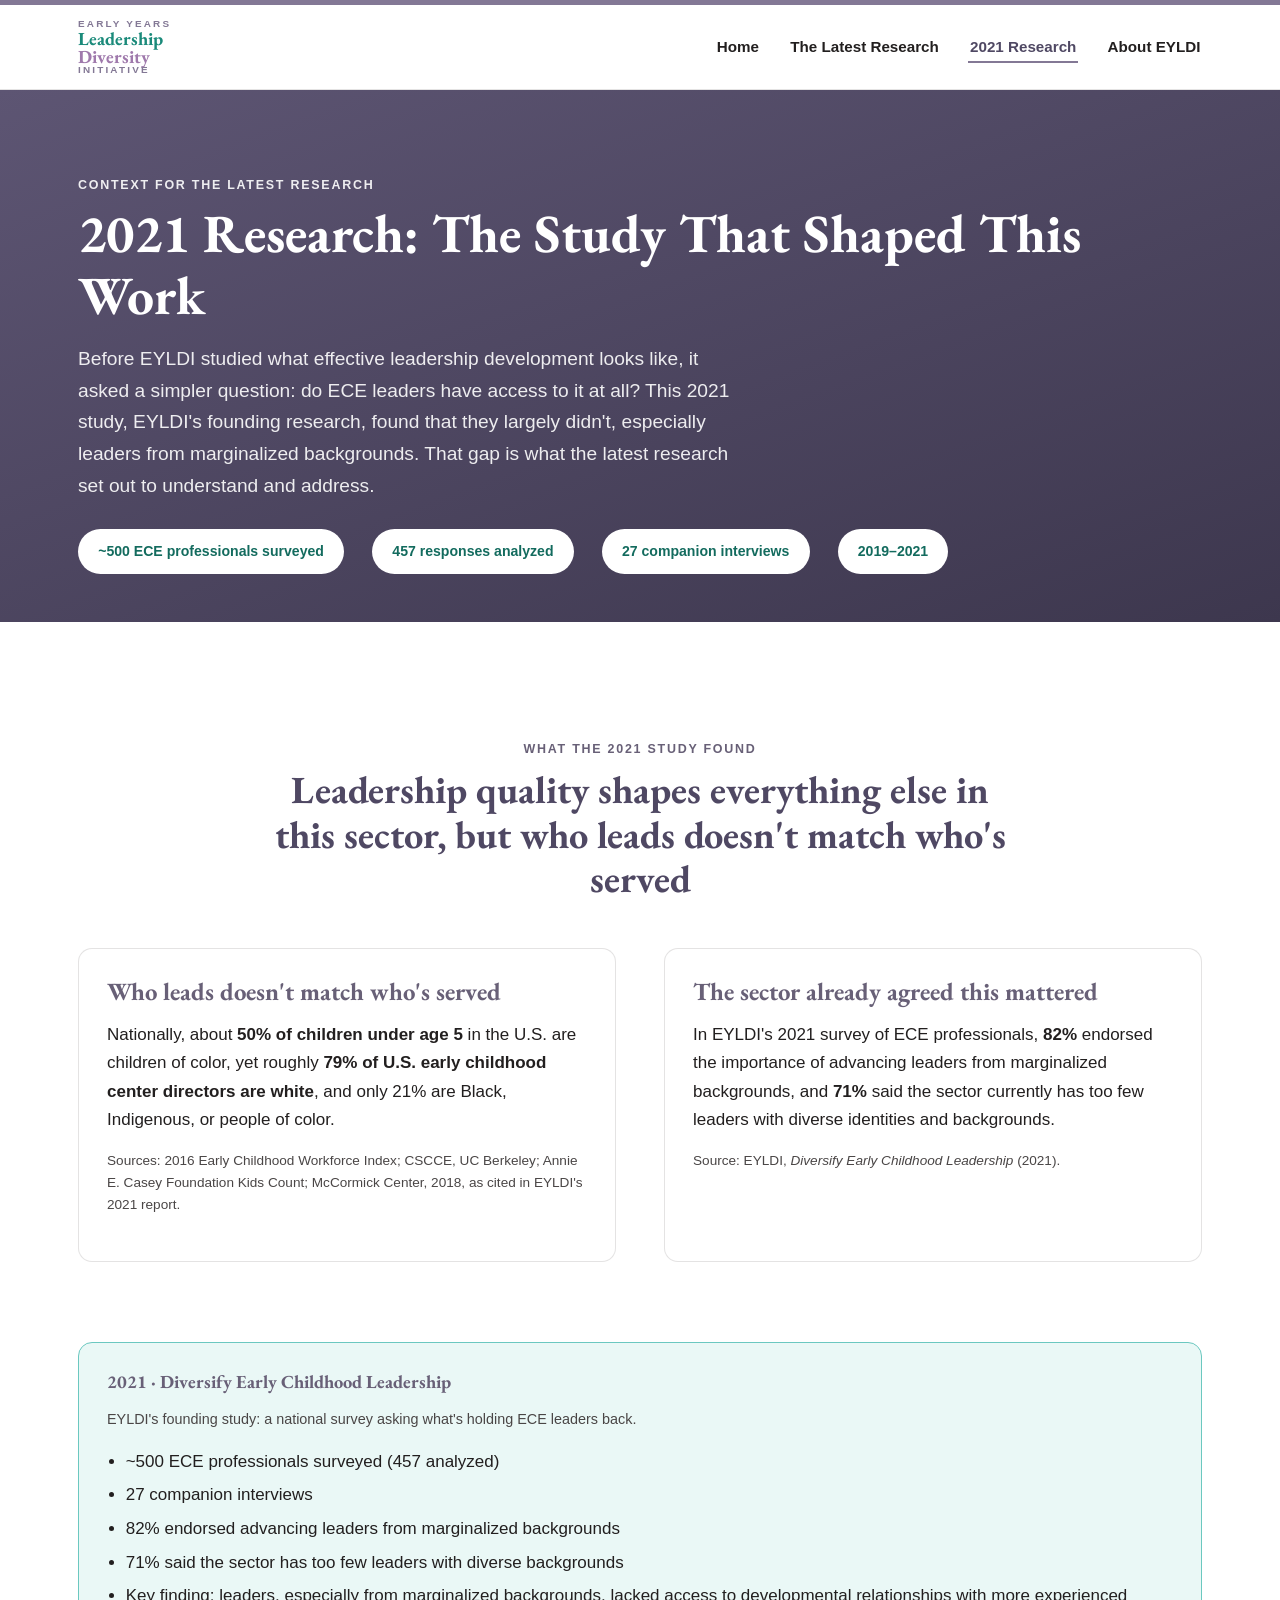
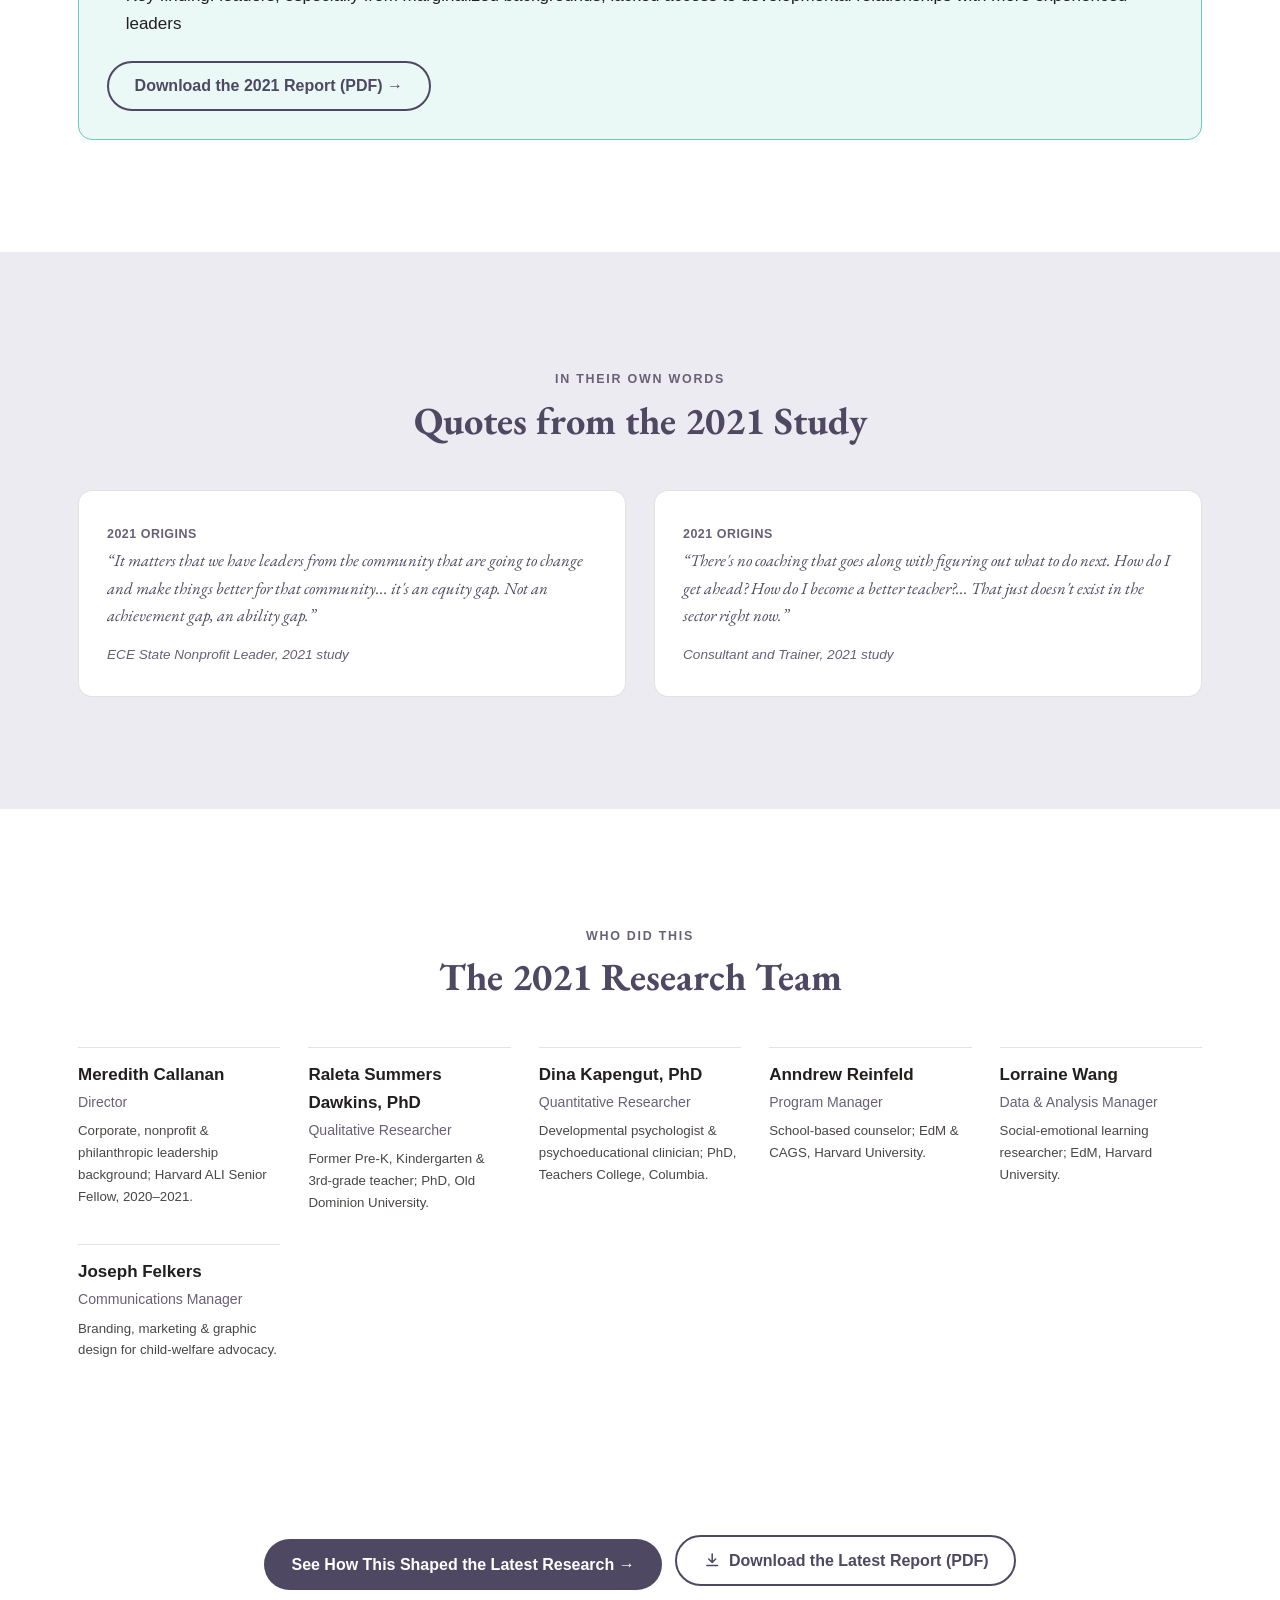
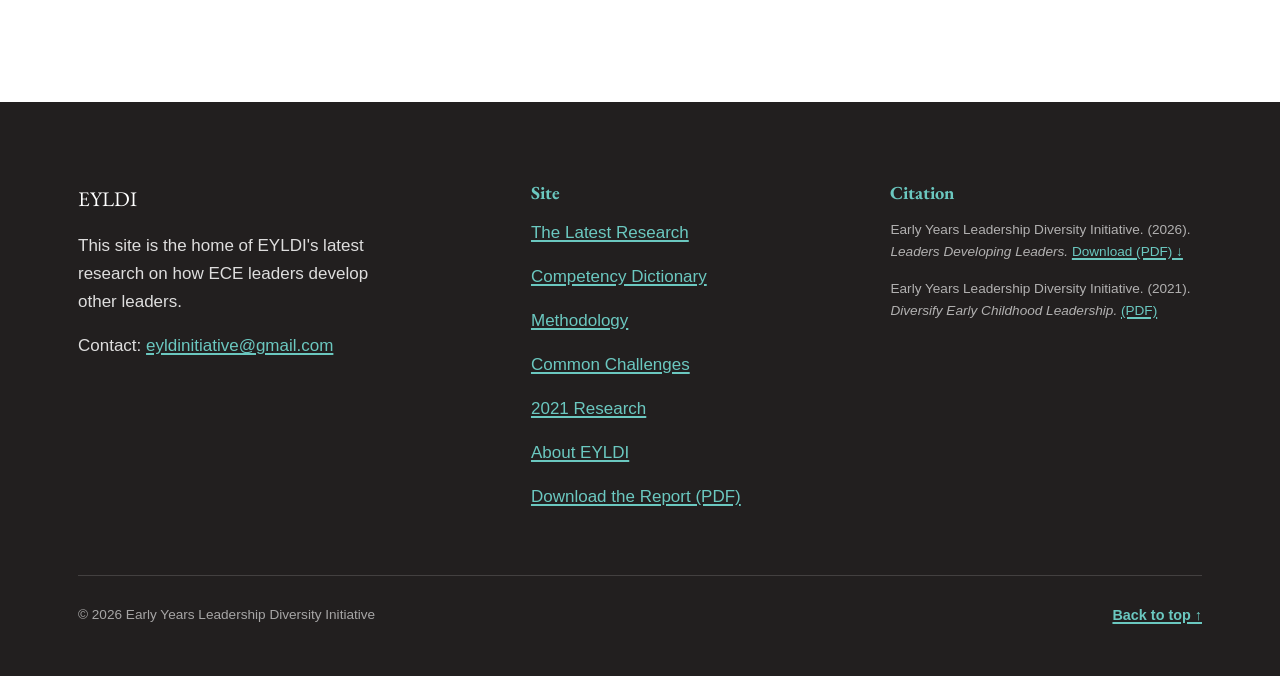
<file: research-2021.html>
<!DOCTYPE html>
<html lang="en">
<head>
<meta charset="UTF-8">
<meta name="viewport" content="width=device-width, initial-scale=1.0">
<title>2021 Research | EYLDI</title>
<meta name="description" content="EYLDI's 2021 founding study, a national survey of ECE professionals that identified the gap in developmental relationships later explored in EYLDI's latest research.">
<link rel="preconnect" href="https://fonts.googleapis.com">
<link rel="preconnect" href="https://fonts.gstatic.com" crossorigin>
<link href="https://fonts.googleapis.com/css2?family=EB+Garamond:ital,wght@0,400;0,600;0,700;1,400;1,600&display=swap" rel="stylesheet">
<link rel="stylesheet" href="css/styles.css">
<link rel="stylesheet" href="css/research.css">
<script>
  (function () {
    var r = document.documentElement;
    if (window.matchMedia && matchMedia('(prefers-reduced-motion: reduce)').matches) return;
    r.classList.add('js');
    // failsafe: if the reveal script never runs, show everything
    setTimeout(function () { if (!window.__revealReady) r.classList.remove('js'); }, 4000);
  })();
</script>
</head>
<body data-theme="2021">
<a class="skip-link" href="#main">Skip to main content</a>

<header class="site-header">
  <nav class="nav" aria-label="Primary">
    <a class="nav-logo" href="index.html" aria-label="EYLDI home">
      <span class="l1">Early Years</span>
      <span class="l2">Leadership</span>
      <span class="l3">Diversity</span>
      <span class="l4">Initiative</span>
    </a>
    <button class="nav-toggle" aria-label="Toggle menu" aria-expanded="false">
      <span class="bar"></span>
    </button>
    <ul class="nav-links">
      <li><a href="index.html">Home</a></li>
      <li class="nav-item--dropdown">
        <a href="latest-research.html">The Latest Research</a>
        <ul class="nav-dropdown">
          <li><a href="latest-research.html#competencies">What Works: Five Competencies</a></li>
          <li><a href="competency-dictionary.html">Competency Dictionary</a></li>
          <li><a href="methodology.html">Methodology</a></li>
          <li><a href="latest-research.html#common-challenges">Common Challenges</a></li>
          <li><a href="assets/EYLDI-Leaders-Developing-Leaders-2026.pdf" download>Download the Report (PDF)</a></li>
        </ul>
      </li>
      <li><a href="research-2021.html">2021 Research</a></li>
      <li><a href="about.html">About EYLDI</a></li>
    </ul>
  </nav>
</header>

<main id="main">

  <!-- ===================== HUB HERO ===================== -->
  <section class="hub-hero">
    <div class="container">
      <p class="section-eyebrow">Context for the Latest Research</p>
      <h1>2021 Research: The Study That Shaped This Work</h1>
      <p class="lede" style="max-width: 62ch;">Before EYLDI studied what effective leadership development looks like, it asked a simpler question: do ECE leaders have access to it at all? This 2021 study, EYLDI's founding research, found that they largely didn't, especially leaders from marginalized backgrounds. That gap is what the latest research set out to understand and address.</p>
      <div class="method-strip" style="justify-content:flex-start;">
        <span class="method-chip">~500 ECE professionals surveyed</span>
        <span class="method-chip">457 responses analyzed</span>
        <span class="method-chip">27 companion interviews</span>
        <span class="method-chip">2019–2021</span>
      </div>
    </div>
  </section>

  <!-- ===================== THE PROBLEM IT FOUND ===================== -->
  <section class="section" id="findings">
    <div class="container">
      <div class="section-head section-head--center">
        <p class="section-eyebrow">What the 2021 Study Found</p>
        <h2>Leadership quality shapes everything else in this sector, but who leads doesn't match who's served</h2>
      </div>

      <div class="grid-2" style="margin-bottom: var(--space-xl);">
        <div class="card">
          <h3>Who leads doesn't match who's served</h3>
          <p>Nationally, about <strong>50% of children under age 5</strong> in the U.S. are children of color, yet roughly <strong>79% of U.S. early childhood center directors are white</strong>, and only 21% are Black, Indigenous, or people of color.</p>
          <p class="visually-muted" style="font-size:0.85rem;">Sources: 2016 Early Childhood Workforce Index; CSCCE, UC Berkeley; Annie E. Casey Foundation Kids Count; McCormick Center, 2018, as cited in EYLDI's 2021 report.</p>
        </div>
        <div class="card">
          <h3>The sector already agreed this mattered</h3>
          <p>In EYLDI's 2021 survey of ECE professionals, <strong>82%</strong> endorsed the importance of advancing leaders from marginalized backgrounds, and <strong>71%</strong> said the sector currently has too few leaders with diverse identities and backgrounds.</p>
          <p class="visually-muted" style="font-size:0.85rem;">Source: EYLDI, <em>Diversify Early Childhood Leadership</em> (2021).</p>
        </div>
      </div>

      <div class="era-compare" style="grid-template-columns: 1fr;">
        <div class="era-card era-card--2021">
          <h4>2021 · Diversify Early Childhood Leadership</h4>
          <p class="visually-muted" style="font-size:0.9rem;">EYLDI's founding study: a national survey asking what's holding ECE leaders back.</p>
          <ul>
            <li>~500 ECE professionals surveyed (457 analyzed)</li>
            <li>27 companion interviews</li>
            <li>82% endorsed advancing leaders from marginalized backgrounds</li>
            <li>71% said the sector has too few leaders with diverse backgrounds</li>
            <li>Key finding: leaders, especially from marginalized backgrounds, lacked access to developmental relationships with more experienced leaders</li>
          </ul>
          <a class="btn btn-secondary" href="assets/EYLDI-2021-Diversify-Early-Childhood-Leadership.pdf" download>Download the 2021 Report (PDF) →</a>
        </div>
      </div>
    </div>
  </section>

  <!-- ===================== QUOTES FROM THE 2021 STUDY ===================== -->
  <section class="section section--cream" id="quotes-2021">
    <div class="container">
      <div class="section-head section-head--center">
        <p class="section-eyebrow">In Their Own Words</p>
        <h2>Quotes from the 2021 Study</h2>
      </div>
      <div class="quote-bank-grid">
        <div class="quote-card">
          <span class="quote-tag">2021 Origins</span>
          <blockquote>&ldquo;It matters that we have leaders from the community that are going to change and make things better for that community... it's an equity gap. Not an achievement gap, an ability gap.&rdquo;</blockquote>
          <cite style="font-size:0.85rem; color: var(--slate-purple-text);">ECE State Nonprofit Leader, 2021 study</cite>
        </div>
        <div class="quote-card">
          <span class="quote-tag">2021 Origins</span>
          <blockquote>&ldquo;There's no coaching that goes along with figuring out what to do next. How do I get ahead? How do I become a better teacher?... That just doesn't exist in the sector right now.&rdquo;</blockquote>
          <cite style="font-size:0.85rem; color: var(--slate-purple-text);">Consultant and Trainer, 2021 study</cite>
        </div>
      </div>
    </div>
  </section>

  <!-- ===================== 2021 RESEARCH TEAM ===================== -->
  <section class="section" id="team">
    <div class="container">
      <div class="section-head section-head--center">
        <p class="section-eyebrow">Who Did This</p>
        <h2>The 2021 Research Team</h2>
      </div>
      <div class="team-grid team-grid--compact">
        <div class="team-card"><div class="team-name">Meredith Callanan</div><div class="team-title">Director</div><div class="team-bio">Corporate, nonprofit &amp; philanthropic leadership background; Harvard ALI Senior Fellow, 2020–2021.</div></div>
        <div class="team-card"><div class="team-name">Raleta Summers Dawkins, PhD</div><div class="team-title">Qualitative Researcher</div><div class="team-bio">Former Pre-K, Kindergarten &amp; 3rd-grade teacher; PhD, Old Dominion University.</div></div>
        <div class="team-card"><div class="team-name">Dina Kapengut, PhD</div><div class="team-title">Quantitative Researcher</div><div class="team-bio">Developmental psychologist &amp; psychoeducational clinician; PhD, Teachers College, Columbia.</div></div>
        <div class="team-card"><div class="team-name">Anndrew Reinfeld</div><div class="team-title">Program Manager</div><div class="team-bio">School-based counselor; EdM &amp; CAGS, Harvard University.</div></div>
        <div class="team-card"><div class="team-name">Lorraine Wang</div><div class="team-title">Data &amp; Analysis Manager</div><div class="team-bio">Social-emotional learning researcher; EdM, Harvard University.</div></div>
        <div class="team-card"><div class="team-name">Joseph Felkers</div><div class="team-title">Communications Manager</div><div class="team-bio">Branding, marketing &amp; graphic design for child-welfare advocacy.</div></div>
      </div>
    </div>
  </section>

  <div class="section text-center" style="padding-top:0;">
    <a class="btn btn-primary" href="latest-research.html#competencies">See How This Shaped the Latest Research →</a>
    <a class="btn btn-secondary" href="assets/EYLDI-Leaders-Developing-Leaders-2026.pdf" download><svg class="icon icon--dl" viewBox="0 0 24 24" fill="none" stroke="currentColor" stroke-width="2" stroke-linecap="round" stroke-linejoin="round" aria-hidden="true" focusable="false"><path d="M12 4v11M7.5 10.5L12 15l4.5-4.5M5 19h14"/></svg> Download the Latest Report (PDF)</a>
  </div>

</main>

<footer class="site-footer">
  <div class="container">
    <div class="footer-grid">
      <div>
        <div class="footer-logo">EYLDI</div>
        <p style="max-width: 34ch;">This site is the home of EYLDI's latest research on how ECE leaders develop other leaders.</p>
        <p>Contact: <a href="mailto:eyldinitiative@gmail.com">eyldinitiative@gmail.com</a></p>
      </div>
      <div>
        <h4>Site</h4>
        <p><a href="latest-research.html">The Latest Research</a></p>
        <p><a href="competency-dictionary.html">Competency Dictionary</a></p>
        <p><a href="methodology.html">Methodology</a></p>
        <p><a href="latest-research.html#common-challenges">Common Challenges</a></p>
        <p><a href="research-2021.html">2021 Research</a></p>
        <p><a href="about.html">About EYLDI</a></p>
        <p><a href="assets/EYLDI-Leaders-Developing-Leaders-2026.pdf" download>Download the Report (PDF)</a></p>
      </div>
      <div>
        <h4>Citation</h4>
        <p class="footer-citation">Early Years Leadership Diversity Initiative. (2026). <em>Leaders Developing Leaders.</em> <a href="assets/EYLDI-Leaders-Developing-Leaders-2026.pdf" download>Download (PDF) &darr;</a></p>
        <p class="footer-citation">Early Years Leadership Diversity Initiative. (2021). <em>Diversify Early Childhood Leadership.</em> <a href="assets/EYLDI-2021-Diversify-Early-Childhood-Leadership.pdf" download>(PDF)</a></p>
      </div>
    </div>
    <div class="footer-bottom">
      <span>© 2026 Early Years Leadership Diversity Initiative</span>
      <a class="back-to-top" href="#main">Back to top ↑</a>
    </div>
  </div>
</footer>

<script src="js/main.js"></script>
</body>
</html>
</file>
<file: css/styles.css>
/* ==========================================================================
   EYLDI — Design System
   Early Years Leadership Diversity Initiative
   ========================================================================== */

:root {
  /* Brand colors — source of truth per creative brief */
  --teal: #1a8a7a;         /* Deep teal — headings, primary links */
  --mint: #6BC8C0;         /* Mint/seafoam — accents, tags, logo mark */
  --mauve: #9F79AC;        /* Mauve/plum — secondary headings, pull-quote marks */
  --slate-purple: #837895; /* Muted slate-purple — alternate heading tone */
  --coral: #E2693F;        /* Coral — Join the Conversation / community accents */
  --gold: #C98A2E;         /* Gold — video & media-coming-soon accents */
  --cream: #F2E9D2;        /* Cream/ivory — pull-quote bg, warm breaks */
  --ink: #221F1F;          /* Near-black — body copy */
  --white: #FFFFFF;

  /* Derived tones for depth without leaving the palette */
  --teal-dark: #136b5e;
  --teal-tint: #e4f3f0;
  --mint-tint: #eaf8f6;
  --mauve-tint: #f3edf5;
  --coral-tint: #fbe9e1;
  --gold-tint: #f8ecd3;
  --cream-deep: #ead9ad;
  --ink-soft: #4a4646;
  --border-soft: rgba(34, 31, 31, 0.12);

  /* Text-safe variants: same hue family, darkened to clear WCAG AA (4.5:1)
     for small-text use. Brand mauve/slate-purple at full strength stay in use
     for large headings, decorative marks, and the wordmark, which meet the
     lower 3:1 large-text threshold as-is. */
  --mauve-text: #775A81;
  --slate-purple-text: #686077;
  --coral-text: #b8502b;
  --gold-text: #8c6319;

  /* Type */
  --font-serif: 'EB Garamond', 'Iowan Old Style', 'Palatino Linotype', Georgia, serif;
  --font-sans: 'Helvetica Neue', -apple-system, BlinkMacSystemFont, 'Segoe UI', Helvetica, Arial, sans-serif;

  /* Rhythm */
  --space-xs: 0.5rem;
  --space-sm: 1rem;
  --space-md: 1.75rem;
  --space-lg: 3rem;
  --space-xl: 5rem;
  --space-2xl: 7rem;

  --radius: 14px;
  --radius-sm: 8px;
  --max-width: 1180px;
  --shadow-soft: 0 8px 30px rgba(34, 31, 31, 0.08);
  --transition: 220ms ease;
}

/* ---------- Page themes: each page gets its own accent color ---------- */
:root {
  --t-dark: var(--teal);        /* headings, links, primary buttons */
  --t-darker: var(--teal-dark); /* hover, hero depth */
  --t-mid: var(--mint);         /* header stripe, nav underline, accents */
  --t-tint: var(--cream);       /* alternate section background */
  --t-soft: var(--mint-tint);   /* hover / light fills */
  --t-eyebrow: var(--mauve-text);
  --t-h3: var(--mauve);
  --t-hero-a: var(--teal);
  --t-hero-b: var(--teal-dark);
}
body[data-theme="latest"] {      /* plum */
  --t-dark: #6b4a77; --t-darker: #563a61; --t-mid: #9F79AC; --t-tint: #f3ebf6; --t-soft: #f7f1f9;
  --t-eyebrow: #6b4a77; --t-h3: #775A81; --t-hero-a: #7d5a8b; --t-hero-b: #4f3459;
}
body[data-theme="dictionary"] {  /* gold */
  --t-dark: #8c6319; --t-darker: #6e4c12; --t-mid: #C98A2E; --t-tint: #f8ecd3; --t-soft: #fcf5e4;
  --t-eyebrow: #8c6319; --t-h3: #8c6319; --t-hero-a: #9a6d1c; --t-hero-b: #6a4810;
}
body[data-theme="methodology"] { /* coral */
  --t-dark: #b8502b; --t-darker: #94401f; --t-mid: #E2693F; --t-tint: #fbe9e1; --t-soft: #fdf3ee;
  --t-eyebrow: #b8502b; --t-h3: #b8502b; --t-hero-a: #c4562f; --t-hero-b: #8f3b1c;
}
body[data-theme="2021"] {        /* slate */
  --t-dark: #4f4863; --t-darker: #3d374e; --t-mid: #837895; --t-tint: #ecebf1; --t-soft: #f4f3f7;
  --t-eyebrow: #686077; --t-h3: #686077; --t-hero-a: #5d5573; --t-hero-b: #3d374e;
}
body[data-theme="about"] {       /* mint + cream */
  --t-dark: #136b5e; --t-darker: #0e5248; --t-mid: #6BC8C0; --t-tint: #eaf8f6; --t-soft: #f4fbfa;
  --t-eyebrow: #136b5e; --t-h3: #775A81;
}

/* ---------- Reset ---------- */
*, *::before, *::after { box-sizing: border-box; }
html { scroll-behavior: smooth; }
body {
  margin: 0;
  font-family: var(--font-sans);
  color: var(--ink);
  background: var(--white);
  font-size: 1.0625rem;
  line-height: 1.65;
  -webkit-font-smoothing: antialiased;
}
img { max-width: 100%; display: block; }
a { color: var(--t-dark); text-decoration-thickness: 1.5px; text-underline-offset: 2px; }
ul, ol { padding-left: 1.25em; }
h1, h2, h3, h4 {
  font-family: var(--font-serif);
  font-weight: 700;
  line-height: 1.15;
  color: var(--t-dark);
  margin: 0 0 var(--space-sm);
}
h1 { font-size: clamp(2.1rem, 4.2vw, 3.4rem); }
h2 { font-size: clamp(1.7rem, 3vw, 2.4rem); }
h3 { font-size: clamp(1.25rem, 2vw, 1.55rem); color: var(--t-h3); }
h4 { font-size: 1.15rem; color: var(--slate-purple-text); }
p { margin: 0 0 var(--space-sm); }
.serif { font-family: var(--font-serif); }

/* Visually-hidden but accessible */
.sr-only {
  position: absolute; width: 1px; height: 1px; padding: 0; margin: -1px;
  overflow: hidden; clip: rect(0,0,0,0); white-space: nowrap; border: 0;
}
.skip-link {
  position: absolute; left: -999px; top: 0; background: var(--teal); color: var(--white);
  padding: 0.75rem 1.25rem; z-index: 1000; border-radius: 0 0 var(--radius-sm) 0;
}
.skip-link:focus { left: 0; }

:focus-visible {
  outline: 3px solid var(--mauve);
  outline-offset: 2px;
}

/* ---------- Layout helpers ---------- */
.container {
  max-width: var(--max-width);
  margin: 0 auto;
  padding: 0 var(--space-md);
}
.section { padding: var(--space-2xl) 0; }
.section--tight { padding: var(--space-xl) 0; }
.section--cream { background: var(--t-tint); }
.section--teal { background: var(--teal); color: var(--white); }
.section--teal h2, .section--teal h3, .section--teal h4 { color: var(--white); }
.section-eyebrow {
  display: inline-block;
  font-family: var(--font-sans);
  font-weight: 700;
  letter-spacing: 0.14em;
  text-transform: uppercase;
  font-size: 0.78rem;
  color: var(--t-eyebrow);
  margin-bottom: var(--space-xs);
}
.section-head {
  max-width: 760px;
  margin: 0 0 var(--space-lg);
}
.section-head--center { margin-left: auto; margin-right: auto; text-align: center; }
.lede { font-size: 1.2rem; color: var(--ink-soft); }

/* Signature five-segment divider (used sparingly, per brief) */
.brand-divider {
  display: flex;
  height: 6px;
  width: 92px;
  border-radius: 4px;
  overflow: hidden;
  margin: 0 auto var(--space-md);
}
.brand-divider--left { margin-left: 0; }
.brand-divider span { flex: 1; }
.brand-divider span:nth-child(1) { background: var(--cream-deep); }
.brand-divider span:nth-child(2) { background: var(--slate-purple); }
.brand-divider span:nth-child(3) { background: var(--teal); }
.brand-divider span:nth-child(4) { background: var(--mauve); }
.brand-divider span:nth-child(5) { background: var(--mint); }

/* ---------- Buttons ---------- */
.btn {
  display: inline-flex;
  align-items: center;
  justify-content: center;
  gap: 0.5em;
  font-family: var(--font-sans);
  font-weight: 700;
  font-size: 1rem;
  padding: 0.9rem 1.6rem;
  border-radius: 999px;
  border: 2px solid transparent;
  cursor: pointer;
  transition: transform var(--transition), box-shadow var(--transition), background var(--transition), color var(--transition);
  text-decoration: none;
  line-height: 1.1;
  min-height: 48px;
}
.btn:hover { transform: translateY(-1px); }
.btn:active { transform: translateY(0); }

.btn-coral {
  background: var(--coral);
  color: var(--white);
}
.btn-coral:hover { background: var(--coral-text); color: var(--white); }

.btn-primary {
  background: var(--t-dark);
  color: var(--white);
}
.btn-primary:hover { background: var(--t-darker); color: var(--white); }

.btn-secondary {
  background: transparent;
  color: var(--t-dark);
  border-color: var(--t-dark);
}
.btn-secondary:hover { background: var(--t-dark); color: var(--white); }

.btn-ghost-inverse {
  background: transparent;
  color: var(--white);
  border-color: rgba(255,255,255,0.6);
}
.btn-ghost-inverse:hover { background: rgba(255,255,255,0.15); }

.btn-block { width: 100%; }

/* ---------- Nav ---------- */
.site-header {
  position: sticky;
  top: 0;
  z-index: 500;
  background: var(--white);
  border-top: 5px solid var(--t-mid);
  border-bottom: 1px solid var(--border-soft);
}
.nav {
  display: flex;
  align-items: center;
  justify-content: space-between;
  padding: 0.85rem var(--space-md);
  max-width: var(--max-width);
  margin: 0 auto;
  gap: var(--space-sm);
}
.nav-logo {
  display: flex;
  flex-direction: column;
  line-height: 1;
  text-decoration: none;
  font-family: var(--font-serif);
  color: var(--teal);
  font-weight: 700;
}
.nav-logo span { display: block; }
.nav-logo .l1, .nav-logo .l4 { font-size: 0.62rem; letter-spacing: 0.22em; color: var(--slate-purple); font-weight: 600; text-transform: uppercase; font-family: var(--font-sans); }
.nav-logo .l2 { font-size: 1.15rem; color: var(--teal); }
.nav-logo .l3 { font-size: 1.15rem; color: var(--mauve); }

.nav-links {
  display: flex;
  align-items: center;
  gap: var(--space-md);
  list-style: none;
  margin: 0;
  padding: 0;
}
.nav-links a {
  color: var(--ink);
  font-weight: 600;
  font-size: 0.95rem;
  text-decoration: none;
  padding: 0.4rem 0.1rem;
  border-bottom: 2px solid transparent;
}
.nav-links a:hover, .nav-links a.is-active { border-color: var(--t-mid); color: var(--t-dark); }

.nav-item--dropdown { position: relative; }
.nav-dropdown {
  list-style: none;
  margin: 0;
  padding: 0.4rem;
  position: absolute;
  top: 100%;
  left: 0;
  background: var(--white);
  border: 1px solid var(--border-soft);
  border-radius: var(--radius-sm);
  box-shadow: var(--shadow-soft);
  min-width: 170px;
  opacity: 0;
  visibility: hidden;
  transform: translateY(6px);
  transition: opacity var(--transition), transform var(--transition), visibility var(--transition);
  z-index: 50;
}
.nav-item--dropdown:hover .nav-dropdown,
.nav-item--dropdown:focus-within .nav-dropdown {
  opacity: 1;
  visibility: visible;
  transform: translateY(0);
}
.nav-dropdown li { list-style: none; }
.nav-dropdown a {
  display: block;
  padding: 0.6rem 0.7rem;
  font-size: 0.9rem;
  font-weight: 600;
  color: var(--ink);
  border-radius: var(--radius-sm);
  border-bottom: none;
  white-space: nowrap;
}
.nav-dropdown a:hover { background: var(--t-soft); color: var(--t-dark); border-color: transparent; }

.nav-actions { display: flex; align-items: center; gap: var(--space-sm); }

.nav-toggle {
  display: none;
  background: none;
  border: 2px solid var(--teal);
  border-radius: var(--radius-sm);
  width: 48px;
  height: 48px;
  align-items: center;
  justify-content: center;
  cursor: pointer;
}
.nav-toggle .bar { display: block; width: 20px; height: 2px; background: var(--teal); position: relative; }
.nav-toggle .bar::before, .nav-toggle .bar::after { content: ''; position: absolute; left: 0; width: 20px; height: 2px; background: var(--teal); transition: transform var(--transition); }
.nav-toggle .bar::before { top: -6px; }
.nav-toggle .bar::after { top: 6px; }

@media (max-width: 880px) {
  .nav-toggle { display: flex; }
  .nav-links {
    position: fixed;
    inset: 64px 0 0 0;
    background: var(--white);
    flex-direction: column;
    align-items: flex-start;
    padding: var(--space-lg) var(--space-md);
    gap: var(--space-md);
    transform: translateX(100%);
    transition: transform var(--transition);
    overflow-y: auto;
  }
  .nav-links.is-open { transform: translateX(0); }
  .nav-links a { font-size: 1.2rem; }

  .nav-dropdown {
    position: static;
    opacity: 1;
    visibility: visible;
    transform: none;
    box-shadow: none;
    border: none;
    padding: 0.3rem 0 0 1rem;
    min-width: 0;
  }
  .nav-dropdown a { font-size: 1rem; padding: 0.5rem 0.4rem; color: var(--ink-soft); }
}

/* ---------- Hero ---------- */
.hero {
  background: linear-gradient(180deg, var(--mint-tint) 0%, var(--white) 70%);
  background-size: 200% 200%;
  animation: heroDrift 18s ease-in-out infinite;
  padding: var(--space-2xl) 0 var(--space-xl);
  position: relative;
  overflow: hidden;
}
.hero::before,
.hero::after {
  content: '';
  position: absolute;
  border-radius: 50%;
  pointer-events: none;
}
.hero::after {
  right: -120px; top: -120px;
  width: 380px; height: 380px;
  background: radial-gradient(circle, rgba(107,200,192,0.35), transparent 70%);
  animation: heroFloat1 14s ease-in-out infinite;
}
.hero::before {
  left: -100px; bottom: -140px;
  width: 320px; height: 320px;
  background: radial-gradient(circle, rgba(255,255,255,0.75), transparent 70%);
  animation: heroFloat2 16s ease-in-out infinite;
}
@keyframes heroDrift {
  0%   { background-position: 0% 0%; }
  50%  { background-position: 100% 40%; }
  100% { background-position: 0% 0%; }
}
@keyframes heroFloat1 {
  0%, 100% { transform: translate(0, 0) scale(1); }
  50%      { transform: translate(-30px, 40px) scale(1.08); }
}
@keyframes heroFloat2 {
  0%, 100% { transform: translate(0, 0) scale(1); }
  50%      { transform: translate(30px, -30px) scale(1.05); }
}
@media (prefers-reduced-motion: reduce) {
  .hero, .hero::before, .hero::after { animation: none; }
}
.hero-grid {
  display: grid;
  grid-template-columns: 1.1fr 0.9fr;
  gap: var(--space-xl);
  align-items: center;
}
@media (max-width: 900px) {
  .hero-grid { grid-template-columns: 1fr; gap: var(--space-lg); }
}
.hero-eyebrow {
  color: var(--mauve-text);
  font-weight: 700;
  letter-spacing: 0.12em;
  text-transform: uppercase;
  font-size: 0.8rem;
  margin-bottom: var(--space-xs);
}
.hero h1 { margin-bottom: var(--space-sm); }
.hero-sub { font-size: 1.25rem; color: var(--ink-soft); max-width: 46ch; margin-bottom: var(--space-md); }
.hero-ctas { display: flex; flex-wrap: wrap; gap: var(--space-sm); margin-bottom: var(--space-lg); }

.hero-art {
  border-radius: var(--radius);
  background: linear-gradient(155deg, var(--teal) 0%, var(--mauve) 100%);
  min-height: 320px;
  display: flex;
  align-items: center;
  justify-content: center;
  position: relative;
  overflow: hidden;
}
.hero-art .shape {
  position: absolute;
  border-radius: 50%;
}
.hero-art .shape--1 { width: 220px; height: 220px; background: rgba(255,255,255,0.12); top: -40px; left: -40px; animation: heroFloat2 12s ease-in-out infinite; }
.hero-art .shape--2 { width: 160px; height: 160px; background: rgba(107,200,192,0.35); bottom: -30px; right: -20px; animation: heroFloat1 15s ease-in-out infinite; }
@media (prefers-reduced-motion: reduce) {
  .hero-art .shape--1, .hero-art .shape--2 { animation: none; }
}
.hero-art .placeholder-note {
  position: relative;
  color: rgba(255,255,255,0.92);
  text-align: center;
  padding: var(--space-md);
  font-family: var(--font-serif);
  font-size: 1.1rem;
  max-width: 32ch;
}

/* Stat strip */
.stat-strip {
  display: grid;
  grid-template-columns: repeat(4, 1fr);
  gap: var(--space-md);
  margin-top: var(--space-lg);
}
@media (max-width: 760px) {
  .stat-strip { grid-template-columns: repeat(2, 1fr); }
}
.stat {
  text-align: left;
  border-left: 3px solid var(--mint);
  padding-left: 0.85rem;
}
.stat-num {
  font-family: var(--font-serif);
  font-weight: 700;
  font-size: clamp(1.8rem, 3vw, 2.6rem);
  color: var(--teal);
  display: block;
  line-height: 1;
}
.stat-label {
  font-size: 0.88rem;
  color: var(--ink-soft);
  margin-top: 0.3rem;
  display: block;
}

/* ---------- Pull quote ---------- */
.pull-quote {
  background: var(--cream);
  border-radius: var(--radius);
  padding: var(--space-xl) var(--space-lg);
  text-align: center;
  position: relative;
}
.pull-quote .mark {
  font-family: var(--font-serif);
  font-size: 4rem;
  color: var(--mauve);
  line-height: 1;
  display: block;
}
.pull-quote blockquote {
  margin: 0 auto var(--space-sm);
  max-width: 62ch;
  font-family: var(--font-serif);
  font-size: clamp(1.4rem, 2.6vw, 2rem);
  font-style: italic;
  color: var(--teal);
  line-height: 1.4;
}
.pull-quote cite {
  font-style: normal;
  font-weight: 600;
  color: var(--slate-purple-text);
  font-size: 0.95rem;
}

/* ---------- Cards / grids ---------- */
.grid-2 { display: grid; grid-template-columns: 1fr 1fr; gap: var(--space-lg); }
.grid-3 { display: grid; grid-template-columns: repeat(3, 1fr); gap: var(--space-md); }
.grid-4 { display: grid; grid-template-columns: repeat(4, 1fr); gap: var(--space-md); }
@media (max-width: 900px) {
  .grid-2, .grid-3, .grid-4 { grid-template-columns: 1fr; }
}
@media (min-width: 601px) and (max-width: 900px) {
  .grid-3, .grid-4 { grid-template-columns: 1fr 1fr; }
}

.card {
  background: var(--white);
  border: 1px solid var(--border-soft);
  border-radius: var(--radius);
  padding: var(--space-md);
}
.card--cream { background: var(--cream); border-color: transparent; }

.value-card {
  padding: var(--space-md);
  border-radius: var(--radius);
  background: var(--white);
  border: 1px solid var(--border-soft);
  transition: box-shadow var(--transition), transform var(--transition);
}
.value-card:hover { box-shadow: var(--shadow-soft); transform: translateY(-2px); }
.value-card .icon-dot {
  width: 40px; height: 40px; border-radius: 50%;
  background: var(--mint-tint);
  display: flex; align-items: center; justify-content: center;
  margin-bottom: var(--space-sm);
  font-size: 1.2rem;
}

.belief-banner {
  display: grid;
  grid-template-columns: 1fr 1fr;
  gap: var(--space-md);
  margin-bottom: var(--space-lg);
}
@media (max-width: 760px) { .belief-banner { grid-template-columns: 1fr; } }
.belief-banner .belief {
  background: var(--teal);
  color: var(--white);
  border-radius: var(--radius);
  padding: var(--space-lg);
}
.belief-banner .belief:nth-child(2) { background: var(--mauve); }
.belief-banner .belief h3 { color: var(--white); margin-bottom: 0.4rem; }
.belief-banner .belief p { color: rgba(255,255,255,0.9); margin: 0; }

/* Team cards */
.team-era-label {
  display: inline-flex;
  align-items: center;
  gap: 0.5em;
  background: var(--mint-tint);
  color: var(--teal-dark);
  font-weight: 700;
  font-size: 0.85rem;
  padding: 0.35rem 0.9rem;
  border-radius: 999px;
  margin-bottom: var(--space-md);
}
.team-grid {
  display: grid;
  grid-template-columns: repeat(auto-fill, minmax(210px, 1fr));
  gap: var(--space-md);
  margin-bottom: var(--space-xl);
}
.team-grid--compact {
  grid-template-columns: repeat(auto-fill, minmax(190px, 1fr));
  gap: var(--space-sm) var(--space-md);
  margin-bottom: var(--space-lg);
}
.team-card { text-align: left; }
.team-grid--compact .team-card {
  padding: 0.85rem 0;
  border-top: 1px solid var(--border-soft);
}
.team-name { font-weight: 700; margin-bottom: 0.1rem; }
.team-title { font-size: 0.88rem; color: var(--slate-purple-text); margin-bottom: 0.4rem; }
.team-bio { font-size: 0.88rem; color: var(--ink-soft); }
.team-grid--compact .team-bio { font-size: 0.83rem; }

/* Placeholder tag convention */
.placeholder-tag {
  display: inline-block;
  font-size: 0.7rem;
  font-weight: 700;
  letter-spacing: 0.06em;
  text-transform: uppercase;
  background: #fff3cd;
  color: #7a5c00;
  padding: 0.15rem 0.5rem;
  border-radius: 4px;
  margin-left: 0.4rem;
  vertical-align: middle;
}

/* Sponsor credit */
.sponsor-strip {
  display: flex;
  flex-wrap: wrap;
  gap: var(--space-lg);
  align-items: center;
  justify-content: center;
  margin-top: var(--space-lg);
  padding-top: var(--space-lg);
  border-top: 1px solid var(--border-soft);
}
.sponsor-logo {
  display: flex;
  align-items: center;
  gap: 0.6em;
  color: var(--slate-purple-text);
  font-weight: 600;
  font-size: 0.92rem;
  text-decoration: none;
  transition: opacity var(--transition);
}
.sponsor-logo:hover { opacity: 0.75; }
.sponsor-logo-img {
  height: 34px;
  width: auto;
  max-width: 140px;
  object-fit: contain;
}

/* ---------- Video placeholder (gold accent — media coming soon) ---------- */
.video-placeholder {
  display: flex;
  align-items: center;
  gap: 0.7em;
  background: var(--gold-tint);
  border-left: 4px solid var(--gold);
  border-radius: 0 var(--radius-sm) var(--radius-sm) 0;
  padding: 0.85rem 1rem;
  margin-top: var(--space-md);
  font-size: 0.9rem;
  color: var(--gold-text);
}
.video-placeholder .vp-icon { font-size: 1.2rem; flex-shrink: 0; }

/* ---------- Join the Conversation (coral accent — community of practice) ---------- */
.cop-panel {
  background: var(--coral-tint);
  border-radius: var(--radius);
  padding: var(--space-lg);
  text-align: center;
  max-width: 720px;
  margin: 0 auto;
}
.cop-panel .section-eyebrow { color: var(--coral-text); }
.cop-panel p { color: var(--ink-soft); }
.cop-note { font-size: 0.85rem; color: var(--slate-purple-text); margin-top: var(--space-sm); }

/* ---------- Footer ---------- */
.site-footer {
  background: var(--ink);
  color: rgba(255,255,255,0.85);
  padding: var(--space-xl) 0 var(--space-lg);
}
.site-footer a { color: var(--mint); }
.footer-grid {
  display: grid;
  grid-template-columns: 1.3fr 1fr 1fr;
  gap: var(--space-lg);
  margin-bottom: var(--space-lg);
}
@media (max-width: 760px) { .footer-grid { grid-template-columns: 1fr; } }
.footer-grid h4 { color: var(--mint); margin-bottom: var(--space-sm); }
.footer-logo {
  font-family: var(--font-serif);
  font-size: 1.3rem;
  color: var(--white);
  margin-bottom: var(--space-sm);
}
.footer-citation {
  font-size: 0.85rem;
  color: rgba(255,255,255,0.65);
  line-height: 1.6;
  margin-bottom: var(--space-sm);
}
.footer-bottom {
  border-top: 1px solid rgba(255,255,255,0.15);
  padding-top: var(--space-md);
  font-size: 0.85rem;
  display: flex;
  justify-content: space-between;
  flex-wrap: wrap;
  gap: var(--space-sm);
  color: rgba(255,255,255,0.6);
}

/* ---------- Ripple / systems story (homepage) ---------- */
.ripple-flow {
  display: flex;
  align-items: stretch;
  gap: var(--space-sm);
  margin: var(--space-lg) 0;
  flex-wrap: wrap;
}
.ripple-step {
  flex: 1;
  min-width: 200px;
  background: var(--white);
  border: 1px solid var(--border-soft);
  border-radius: var(--radius);
  padding: var(--space-md);
  text-align: center;
}
.ripple-step .ripple-icon {
  width: 48px; height: 48px;
  border-radius: 50%;
  background: var(--mint-tint);
  display: flex; align-items: center; justify-content: center;
  font-size: 1.4rem;
  margin: 0 auto var(--space-xs);
}
.ripple-step h4 { margin-bottom: 0.3rem; }
.ripple-step p { font-size: 0.9rem; color: var(--ink-soft); margin: 0; }
.ripple-arrow {
  display: flex;
  align-items: center;
  justify-content: center;
  font-size: 1.4rem;
  color: var(--teal);
  flex-shrink: 0;
}
@media (max-width: 760px) {
  .ripple-flow { flex-direction: column; }
  .ripple-arrow { transform: rotate(90deg); padding: 0.2rem 0; }
}

/* ---------- Utility ---------- */
.text-center { text-align: center; }
.mt-0 { margin-top: 0; }
.visually-muted { color: var(--ink-soft); }
.tag {
  display: inline-block;
  background: var(--mint-tint);
  color: var(--teal-dark);
  font-size: 0.78rem;
  font-weight: 700;
  padding: 0.25rem 0.7rem;
  border-radius: 999px;
  margin: 0 0.3rem 0.3rem 0;
}
.tag--mauve { background: var(--mauve-tint); color: var(--mauve-text); }
.tag--gold { background: var(--gold-tint); color: var(--gold-text); }
.tag--coral { background: var(--coral-tint); color: var(--coral-text); }

.back-to-top {
  display: inline-flex;
  align-items: center;
  gap: 0.4em;
  font-size: 0.9rem;
  font-weight: 700;
}

/* ---------------- Drawn line icons (replace emoji) ---------------- */
.icon { width: 1.5rem; height: 1.5rem; flex: none; display: block; }
.ripple-step .ripple-icon, .value-card .icon-dot { color: var(--teal); }
.ripple-step .ripple-icon { width: 56px; height: 56px; }
.ripple-step .ripple-icon .icon { width: 32px; height: 32px; stroke-width: 1.5; }
.value-card .icon-dot { width: 48px; height: 48px; }
.value-card .icon-dot .icon { width: 28px; height: 28px; stroke-width: 1.5; }
.accordion-trigger .acc-icon { display: inline-flex; color: var(--teal); }
.accordion-trigger .acc-icon .icon { width: 28px; height: 28px; stroke-width: 1.5; }
.video-placeholder .vp-icon { display: inline-flex; color: var(--gold-text); }
.video-placeholder .vp-icon .icon { width: 26px; height: 26px; }


/* ---------- Page hero band (themed) ---------- */
.hub-hero {
  background: linear-gradient(160deg, var(--t-hero-a) 0%, var(--t-hero-b) 100%);
  color: var(--white);
  padding: var(--space-xl) 0 var(--space-lg);
}
.hub-hero h1 { color: var(--white); }
.hub-hero .lede { color: rgba(255,255,255,0.9); }
.hub-hero .section-eyebrow { color: rgba(255,255,255,0.9); }
.hub-hero .method-chip { border-color: transparent; }
.hub-hero--light { background: var(--cream); color: var(--ink); text-align: center; }
.hub-hero--light h1 { color: var(--t-dark); }
.hub-hero--light .lede { color: var(--ink-soft); }
.hub-hero--light .section-eyebrow { color: var(--t-eyebrow); }

/* in-page pill navigation under a hero */
.page-subnav { display: flex; flex-wrap: wrap; gap: 0.6rem; margin-top: var(--space-md); }
.page-subnav a {
  color: var(--white);
  background: rgba(255,255,255,0.14);
  border: 1px solid rgba(255,255,255,0.4);
  border-radius: 999px;
  padding: 0.45rem 1rem;
  font-size: 0.9rem;
  font-weight: 600;
  text-decoration: none;
  transition: background var(--transition);
}
.page-subnav a:hover { background: rgba(255,255,255,0.28); }

/* ---------- Home: "Explore" cards, one accent per destination ---------- */
.explore-grid { display: grid; grid-template-columns: repeat(2, 1fr); gap: var(--space-md); }
@media (max-width: 760px) { .explore-grid { grid-template-columns: 1fr; } }
.explore-card {
  --c: var(--teal); --c-tint: var(--mint-tint);
  display: flex; flex-direction: column; align-items: flex-start;
  background: var(--white);
  border: 1px solid var(--border-soft);
  border-top: 6px solid var(--c);
  border-radius: var(--radius);
  padding: var(--space-md);
  color: var(--ink);
  text-decoration: none;
  transition: transform var(--transition), box-shadow var(--transition);
}
.explore-card:hover { transform: translateY(-3px); box-shadow: var(--shadow-soft); color: var(--ink); }
.explore-card h3 { color: var(--c); margin: 0.6rem 0 0.3rem; }
.explore-card p { color: var(--ink-soft); flex: 1; }
.explore-icon {
  display: flex; align-items: center; justify-content: center;
  width: 52px; height: 52px; border-radius: 50%;
  background: var(--c-tint); color: var(--c);
}
.explore-icon .icon { width: 28px; height: 28px; }
.explore-go { font-weight: 700; color: var(--c); }
.explore-card--latest { --c: #6b4a77; --c-tint: #f3ebf6; }
.explore-card--dictionary { --c: #8c6319; --c-tint: #f8ecd3; }
.explore-card--methodology { --c: #b8502b; --c-tint: #fbe9e1; }

/* ---------- Accordions (native <details>) used on Dictionary + Methodology ---------- */
.acc-controls { display: flex; flex-wrap: wrap; gap: 0.6rem; align-items: center; justify-content: flex-end; margin-bottom: var(--space-sm); }
.acc-controls .acc-hint { margin-right: auto; font-size: 0.92rem; color: var(--ink-soft); }
.acc-btn {
  font-family: var(--font-sans); font-weight: 700; font-size: 0.88rem;
  background: var(--white); color: var(--t-dark);
  border: 2px solid var(--t-dark); border-radius: 999px;
  padding: 0.45rem 1rem; min-height: 40px; cursor: pointer;
  transition: background var(--transition), color var(--transition);
}
.acc-btn:hover { background: var(--t-dark); color: var(--white); }
.acc {
  background: var(--white);
  border: 1px solid var(--border-soft);
  border-left: 6px solid var(--t-mid);
  border-radius: var(--radius);
  margin-bottom: var(--space-sm);
  overflow: hidden;
}
.acc[open] { box-shadow: var(--shadow-soft); }
.acc-summary {
  list-style: none; cursor: pointer;
  display: flex; align-items: center; gap: var(--space-sm);
  padding: var(--space-sm) var(--space-md);
}
.acc-summary::-webkit-details-marker { display: none; }
.acc-summary:hover { background: var(--t-soft); }
.acc-title { flex: 1; min-width: 0; }
.acc-kicker { display: block; font-size: 0.74rem; font-weight: 700; letter-spacing: 0.08em; text-transform: uppercase; color: var(--t-eyebrow); }
.acc-name { display: block; font-family: var(--font-serif); font-weight: 700; font-size: 1.35rem; line-height: 1.2; color: var(--t-dark); }
.acc-sub { display: block; font-size: 0.92rem; color: var(--ink-soft); margin-top: 0.15rem; }
.acc-chevron { flex: none; width: 28px; height: 28px; color: var(--t-dark); transition: transform var(--transition); }
.acc[open] > .acc-summary .acc-chevron { transform: rotate(180deg); }
.acc-body { padding: 0 var(--space-md) var(--space-md); }
.acc-body > :last-child { margin-bottom: 0; }

.acc--level { border-left-width: 4px; border-left-color: var(--mint); box-shadow: none !important; margin-bottom: 0.6rem; background: var(--white); }
.acc--level .acc-summary { padding: 0.75rem var(--space-sm); gap: 0.75rem; }
.acc--level .acc-name { font-size: 1.08rem; }
.acc--missed { border-left-color: var(--coral); }


/* ---------- Report download (buttons, nav pill, band) ---------- */
.icon--dl { width: 1.1em; height: 1.1em; display: inline-block; flex: none; vertical-align: -0.15em; }
.btn .icon--dl { width: 1.15em; height: 1.15em; }
.page-subnav a .icon--dl { margin-right: 0.35em; }
.page-subnav a:has(.icon--dl) { background: var(--white); color: var(--t-dark); border-color: var(--white); }
.page-subnav a:has(.icon--dl):hover { background: rgba(255,255,255,0.88); }
.btn + .btn { margin-left: 0.5rem; }
.hero-ctas .btn + .btn { margin-left: 0; }
.report-band {
  display: grid; grid-template-columns: 220px 1fr; gap: var(--space-lg); align-items: center;
  background: var(--t-soft); border: 1px solid var(--border-soft); border-radius: var(--radius);
  padding: var(--space-lg);
}
@media (max-width: 640px) { .report-band { grid-template-columns: 1fr; text-align: center; justify-items: center; padding: var(--space-md); } }
.report-cover { width: 220px; height: auto; border-radius: 6px; box-shadow: 0 10px 30px rgba(34,31,31,0.18); border: 1px solid var(--border-soft); }
@media (max-width: 640px) { .report-cover { width: 170px; } }
.report-copy h2 { margin-bottom: 0.3rem; }
.report-sub { font-family: var(--font-serif); font-style: italic; font-size: 1.2rem; color: var(--t-h3); margin-bottom: var(--space-sm); }
.report-meta { font-size: 0.85rem; color: var(--ink-soft); margin: 0.5rem 0 0; }


/* ---------- Hero illustration: dissolves into the hero background ---------- */
.hero { overflow: hidden; }
.hero-art--illustration {
  background: none;
  border: 0;
  border-radius: 0;
  box-shadow: none;
  padding: 0;
  min-height: 0;
  aspect-ratio: auto;
  display: block;
  overflow: visible;
}
.hero-art--illustration img {
  display: block;
  width: 195%;
  max-width: none;
  height: auto;
  margin: -70px 0 -70px -42%;
  -webkit-mask-image: radial-gradient(ellipse 56% 55% at 56% 52%, #000 56%, transparent 100%);
  mask-image: radial-gradient(ellipse 56% 55% at 56% 52%, #000 56%, transparent 100%);
}
@media (max-width: 900px) {
  .hero-art--illustration img { width: 112%; margin: 0 0 0 -6%; }
}


/* ---------- Motion: scroll reveal + hero entrance (off when reduced motion is requested) ---------- */
.js :is(.section-head, .card, .ripple-step, .explore-card, .report-band, .pull-quote, .team-card, .value-card, .fact, .glossary > div, .cop-panel, .era-card, .comp-tile, #accordion-list, .belief, .acc:not(.acc--level), .brand-divider, .method-step):not(.is-done) {
  opacity: 0;
  transform: translateY(28px);
  transition: opacity 0.85s cubic-bezier(0.22, 0.61, 0.36, 1), transform 0.85s cubic-bezier(0.22, 0.61, 0.36, 1);
  transition-delay: var(--rd, 0ms);
}
.js :is(.section-head, .card, .ripple-step, .explore-card, .report-band, .pull-quote, .team-card, .value-card, .fact, .glossary > div, .cop-panel, .era-card, .comp-tile, #accordion-list, .belief, .acc:not(.acc--level), .brand-divider, .method-step):not(.is-done).is-in { opacity: 1; transform: none; }
@keyframes riseIn { from { opacity: 0; transform: translateY(20px); } to { opacity: 1; transform: none; } }
@keyframes fadeSlowIn { from { opacity: 0; transform: scale(0.97); } to { opacity: 1; transform: none; } }
@media (prefers-reduced-motion: no-preference) {
  .hero-grid > div:first-child > *,
  .hub-hero .container > * { animation: riseIn 0.9s cubic-bezier(0.22, 0.61, 0.36, 1) both; }
  .hero-grid > div:first-child > :nth-child(1), .hub-hero .container > :nth-child(1) { animation-delay: 0.05s; }
  .hero-grid > div:first-child > :nth-child(2), .hub-hero .container > :nth-child(2) { animation-delay: 0.15s; }
  .hero-grid > div:first-child > :nth-child(3), .hub-hero .container > :nth-child(3) { animation-delay: 0.27s; }
  .hero-grid > div:first-child > :nth-child(4), .hub-hero .container > :nth-child(4) { animation-delay: 0.39s; }
  .hero-grid > div:first-child > :nth-child(5), .hub-hero .container > :nth-child(5) { animation-delay: 0.5s; }
  .hero-grid > div:first-child > :nth-child(n+6), .hub-hero .container > :nth-child(n+6) { animation-delay: 0.6s; }
  .hero-art--illustration { animation: fadeSlowIn 1.6s ease-out 0.25s both; will-change: transform; }
}
</file>
<file: css/research.css>
/* ==========================================================================
   EYLDI — Research Hub styles (extends styles.css)
   ========================================================================== */

/* ---------------- Competency Explorer ---------------- */
.comp-cluster-label {
  text-align: center;
  font-size: 0.82rem;
  font-weight: 700;
  letter-spacing: 0.08em;
  text-transform: uppercase;
  color: var(--slate-purple-text);
  margin: var(--space-md) 0 0.6rem;
}
.comp-tier {
  display: grid;
  gap: var(--space-sm);
  margin-bottom: var(--space-sm);
}
.comp-tier--single { grid-template-columns: minmax(220px, 340px); justify-content: center; }
.comp-tier--triple { grid-template-columns: repeat(3, 1fr); }
@media (max-width: 760px) {
  .comp-tier--triple { grid-template-columns: 1fr; }
  .comp-tier--single { grid-template-columns: 1fr; }
}

.comp-tile {
  width: 100%;
  text-align: left;
  border: 2px solid var(--border-soft);
  background: var(--white);
  border-radius: var(--radius);
  padding: var(--space-md);
  cursor: pointer;
  transition: box-shadow var(--transition), border-color var(--transition), transform var(--transition);
  font-family: var(--font-sans);
}
.comp-tile:hover { transform: translateY(-2px); box-shadow: var(--shadow-soft); }
.comp-tile.is-active { border-color: var(--mauve); background: var(--mauve-tint); }
.comp-tile .comp-abbr {
  display: inline-block;
  width: 40px; height: 40px;
  border-radius: 50%;
  background: var(--teal);
  color: var(--white);
  font-weight: 700;
  font-family: var(--font-serif);
  display: flex; align-items: center; justify-content: center;
  margin-bottom: 0.6rem;
}
.comp-tile[data-comp="go"] .comp-abbr { background: var(--teal); }
.comp-tile[data-comp="uo"] .comp-abbr,
.comp-tile[data-comp="br"] .comp-abbr,
.comp-tile[data-comp="hi"] .comp-abbr { background: var(--mauve); }
.comp-tile[data-comp="eo"] .comp-abbr { background: var(--slate-purple); }
.comp-tile .comp-name { font-weight: 700; color: var(--teal); display: block; }
.comp-tile .comp-hint { font-size: 0.85rem; color: var(--ink-soft); }

.comp-detail {
  margin-top: var(--space-md);
  background: var(--white);
  border: 1px solid var(--border-soft);
  border-radius: var(--radius);
  padding: var(--space-lg);
  box-shadow: var(--shadow-soft);
}
.comp-detail .comp-detail-placeholder {
  text-align: center;
  color: var(--ink-soft);
  padding: var(--space-lg) 0;
}
.comp-detail-head { display: flex; align-items: center; gap: var(--space-sm); margin-bottom: var(--space-sm); flex-wrap: wrap; }
.comp-detail-head h3 { margin: 0; color: var(--teal); }
.comp-practice-list { padding-left: 1.1em; }
.comp-practice-list li { margin-bottom: 0.4rem; }
.comp-detail blockquote {
  background: var(--cream);
  border-left: 4px solid var(--mauve);
  padding: var(--space-md);
  border-radius: 0 var(--radius-sm) var(--radius-sm) 0;
  font-family: var(--font-serif);
  font-style: italic;
  font-size: 1.15rem;
  color: var(--teal);
  margin: var(--space-md) 0 0.4rem;
}
.comp-detail blockquote cite { display: block; font-style: normal; font-size: 0.85rem; color: var(--slate-purple-text); margin-top: 0.5rem; font-weight: 600; }

/* ---------------- Stats / data viz ---------------- */
.viz-grid {
  display: grid;
  grid-template-columns: repeat(3, 1fr);
  gap: var(--space-md);
}
.viz-grid--2 { grid-template-columns: repeat(2, 1fr); }
@media (max-width: 900px) { .viz-grid { grid-template-columns: 1fr; } }

.donut-card { text-align: center; }
.donut-wrap { position: relative; width: 150px; height: 150px; margin: 0 auto var(--space-sm); }
.donut-wrap svg { transform: rotate(-90deg); }
.donut-value {
  position: absolute; inset: 0;
  display: flex; align-items: center; justify-content: center;
  font-family: var(--font-serif); font-weight: 700; font-size: 1.5rem; color: var(--teal);
}
.donut-label { font-size: 0.9rem; color: var(--ink-soft); }

.bar-compare { margin-bottom: 0.9rem; }
.bar-compare .bar-label { display: flex; justify-content: space-between; font-size: 0.88rem; margin-bottom: 0.25rem; font-weight: 600; }
.bar-compare .bar-track { background: var(--border-soft); border-radius: 999px; height: 12px; overflow: hidden; }
.bar-compare .bar-fill { height: 100%; border-radius: 999px; background: var(--teal); width: 0%; transition: width 900ms ease; }
.bar-compare.mauve .bar-fill { background: var(--mauve); }

.era-compare {
  display: grid;
  grid-template-columns: 1fr 1fr;
  gap: var(--space-md);
}
@media (max-width: 700px) { .era-compare { grid-template-columns: 1fr; } }
.era-card {
  border-radius: var(--radius);
  padding: var(--space-md);
}
.era-card--2021 { background: var(--mint-tint); border: 1px solid var(--mint); }
.era-card ul { padding-left: 1.1em; margin: 0 0 var(--space-sm); }
.era-card li { margin-bottom: 0.35rem; }
.era-card .btn { margin-top: 0.4rem; }

/* ---------------- Challenges accordion ---------------- */
.accordion-item {
  border: 1px solid var(--border-soft);
  border-radius: var(--radius);
  margin-bottom: 0.8rem;
  overflow: hidden;
}
.accordion-trigger {
  width: 100%;
  text-align: left;
  background: var(--white);
  border: none;
  padding: var(--space-md);
  display: flex;
  align-items: center;
  gap: var(--space-sm);
  cursor: pointer;
  font-family: var(--font-sans);
  font-weight: 700;
  font-size: 1.02rem;
  color: var(--teal);
}
.accordion-trigger .acc-icon { font-size: 1.3rem; }
.accordion-trigger .acc-plus {
  margin-left: auto;
  font-size: 1.3rem;
  color: var(--mauve);
  transition: transform var(--transition);
}
.accordion-item.is-open .acc-plus { transform: rotate(45deg); }
.accordion-item.is-open .accordion-trigger { background: var(--mint-tint); }
.accordion-panel {
  max-height: 0;
  overflow: hidden;
  transition: max-height 320ms ease;
  background: var(--white);
}
.accordion-panel-inner { padding: 0 var(--space-md) var(--space-md); color: var(--ink-soft); }
.accordion-panel-inner blockquote {
  font-family: var(--font-serif);
  font-style: italic;
  color: var(--teal);
  border-left: 3px solid var(--mint);
  padding-left: 1rem;
  margin: 0.7rem 0 0;
}
.accordion-stat { display: inline-block; background: var(--mauve-tint); color: var(--mauve-text); font-weight: 700; padding: 0.2rem 0.6rem; border-radius: 999px; font-size: 0.85rem; margin-bottom: 0.5rem; }

/* ---------------- Quote cards (2021 page) ---------------- */
.quote-bank-grid { display: grid; grid-template-columns: repeat(2, 1fr); gap: var(--space-md); }
@media (max-width: 760px) { .quote-bank-grid { grid-template-columns: 1fr; } }
.quote-card { background: var(--white); border: 1px solid var(--border-soft); border-radius: var(--radius); padding: var(--space-md); }
.quote-card blockquote { font-family: var(--font-serif); font-style: italic; color: var(--t-dark); margin: 0 0 0.6rem; font-size: 1.05rem; }
.quote-card .quote-tag { font-size: 0.78rem; color: var(--t-eyebrow); font-weight: 700; text-transform: uppercase; letter-spacing: 0.04em; }

/* ---------------- Methodology callout ---------------- */
.method-strip {
  display: flex;
  flex-wrap: wrap;
  gap: var(--space-md);
  justify-content: center;
  margin-top: var(--space-md);
}
.method-chip {
  background: var(--white);
  border: 1px solid var(--border-soft);
  border-radius: 999px;
  padding: 0.6rem 1.2rem;
  font-size: 0.88rem;
  font-weight: 600;
  color: var(--teal-dark);
}

/* ---------------- Home: link to dictionary under competency intro ---------------- */
.comp-dict-link { margin-top: var(--space-sm); }
.section-head .lede + .lede { margin-top: var(--space-sm); }

/* ---------------- Methodology: 5-step overview (home) ---------------- */
.method-steps {
  list-style: none;
  padding: 0;
  margin: var(--space-md) 0 0;
  display: grid;
  grid-template-columns: repeat(3, 1fr);
  gap: var(--space-sm);
}
@media (max-width: 900px) { .method-steps { grid-template-columns: repeat(2, 1fr); } }
@media (max-width: 560px) { .method-steps { grid-template-columns: 1fr; } }
.method-step {
  background: var(--white);
  border: 1px solid var(--border-soft);
  border-radius: var(--radius);
  padding: var(--space-md);
}
.method-step h3 { margin: 0.4rem 0 0.3rem; color: var(--teal); font-size: 1.25rem; }
.method-step p { margin: 0; font-size: 0.92rem; color: var(--ink-soft); }
.method-step-num {
  display: flex; align-items: center; justify-content: center;
  width: 40px; height: 40px; border-radius: 50%;
  background: var(--t-dark); color: var(--white);
  font-family: var(--font-serif); font-weight: 700; flex: none;
}

/* ---------------- Methodology page ---------------- */
.fact-grid { display: grid; grid-template-columns: repeat(3, 1fr); gap: var(--space-md); }
@media (max-width: 900px) { .fact-grid { grid-template-columns: 1fr 1fr; } }
@media (max-width: 560px) { .fact-grid { grid-template-columns: 1fr; } }
.fact h3 { color: var(--teal); margin-top: 0; font-size: 1.2rem; }
.fact p { margin-bottom: 0; }

.method-detail { list-style: none; padding: 0; margin: 0 auto; max-width: 820px; }
.method-block {
  display: grid;
  grid-template-columns: 40px 1fr;
  gap: var(--space-sm);
  background: var(--white);
  border: 1px solid var(--border-soft);
  border-radius: var(--radius);
  padding: var(--space-md);
  margin-bottom: var(--space-sm);
}
.method-block h3 { margin-top: 0.15rem; color: var(--teal); }
.method-block ul { padding-left: 1.1em; }
.method-block li { margin-bottom: 0.3rem; }

.glossary { max-width: 820px; margin: 0 auto; display: grid; gap: 0.8rem; }
.glossary > div {
  display: grid;
  grid-template-columns: minmax(150px, 220px) 1fr;
  gap: var(--space-sm);
  padding: 0.9rem 0;
  border-bottom: 1px solid var(--border-soft);
}
@media (max-width: 600px) { .glossary > div { grid-template-columns: 1fr; gap: 0.2rem; } }
.glossary dt { font-weight: 700; color: var(--teal); }
.glossary dd { margin: 0; color: var(--ink-soft); }

/* ---------------- Competency Dictionary page ---------------- */
.dict-abbr {
  display: flex; align-items: center; justify-content: center;
  width: 44px; height: 44px; border-radius: 50%;
  background: var(--teal); color: var(--white);
  font-family: var(--font-serif); font-weight: 700; flex: none;
}
.dict-abbr--uo, .dict-abbr--br, .dict-abbr--hi { background: var(--mauve); }
.dict-abbr--eo { background: var(--slate-purple); }
.dict-abbr--mp { background: var(--gold); }

.dict-container { max-width: 860px; }
.dict-comp { scroll-margin-top: 80px; }
.dict-comp-head { display: flex; gap: var(--space-sm); align-items: center; margin-bottom: var(--space-sm); }
.dict-comp-head .section-eyebrow { margin: 0; }
.dict-comp-head h2 { margin: 0; }
.dict-lede { font-size: 1.1rem; }
.dict-key { display: flex; flex-wrap: wrap; gap: 0.6rem; align-items: center; margin: var(--space-sm) 0; }
.dict-key-label { font-size: 0.8rem; font-weight: 700; letter-spacing: 0.06em; text-transform: uppercase; color: var(--slate-purple-text); }
.dict-key .method-chip { padding: 0.35rem 0.9rem; }

.dict-level-label {
  display: inline-block;
  background: var(--mauve-tint); color: var(--mauve-text);
  font-size: 0.78rem; font-weight: 700; letter-spacing: 0.06em; text-transform: uppercase;
  padding: 0.2rem 0.7rem; border-radius: 999px;
}
.dict-level-label--missed { background: var(--coral-tint); color: var(--coral-text); }
.dict-missed, .dict-level {
  background: var(--white);
  border: 1px solid var(--border-soft);
  border-radius: var(--radius);
  padding: var(--space-md);
  margin-bottom: var(--space-sm);
}
.dict-missed { border-left: 4px solid var(--coral); }
.dict-level { border-left: 4px solid var(--mint); }
.dict-missed h3, .dict-level h3 { margin: 0.5rem 0 0.4rem; color: var(--teal); font-size: 1.2rem; }
.dict-missed ul, .dict-level ul { padding-left: 1.1em; margin: 0 0 0.5rem; }
.dict-missed li, .dict-level li { margin-bottom: 0.3rem; }
.dict-levels { list-style: none; padding: 0; margin: 0; }
.dict-levels-intro { font-weight: 700; margin: var(--space-md) 0 var(--space-sm); color: var(--ink-soft); }
.dict-pending { color: var(--ink-soft); font-style: italic; }
.dict-quote {
  background: var(--cream);
  border-left: 4px solid var(--mauve);
  border-radius: 0 var(--radius-sm) var(--radius-sm) 0;
  padding: var(--space-sm) var(--space-md);
  margin: var(--space-sm) 0 0;
}
.dict-quote p { margin: 0; font-family: var(--font-serif); font-style: italic; font-size: 1.08rem; color: var(--teal); }
.dict-quote .dict-context { font-family: var(--font-sans); font-style: normal; font-size: 0.85rem; color: var(--ink-soft); margin-bottom: 0.5rem; }
.dict-quote cite { display: block; font-style: normal; font-size: 0.78rem; font-weight: 600; color: var(--slate-purple-text); margin-top: 0.4rem; }
.dict-back { margin: var(--space-sm) 0 0; font-size: 0.9rem; }

.hero-terms { margin: var(--space-sm) 0 0; font-size: 0.92rem; }

.source-list { max-width: 760px; margin: 0 auto var(--space-sm); padding-left: 1.2em; color: var(--ink-soft); }
.source-list li { margin-bottom: 0.6rem; }
</file>
